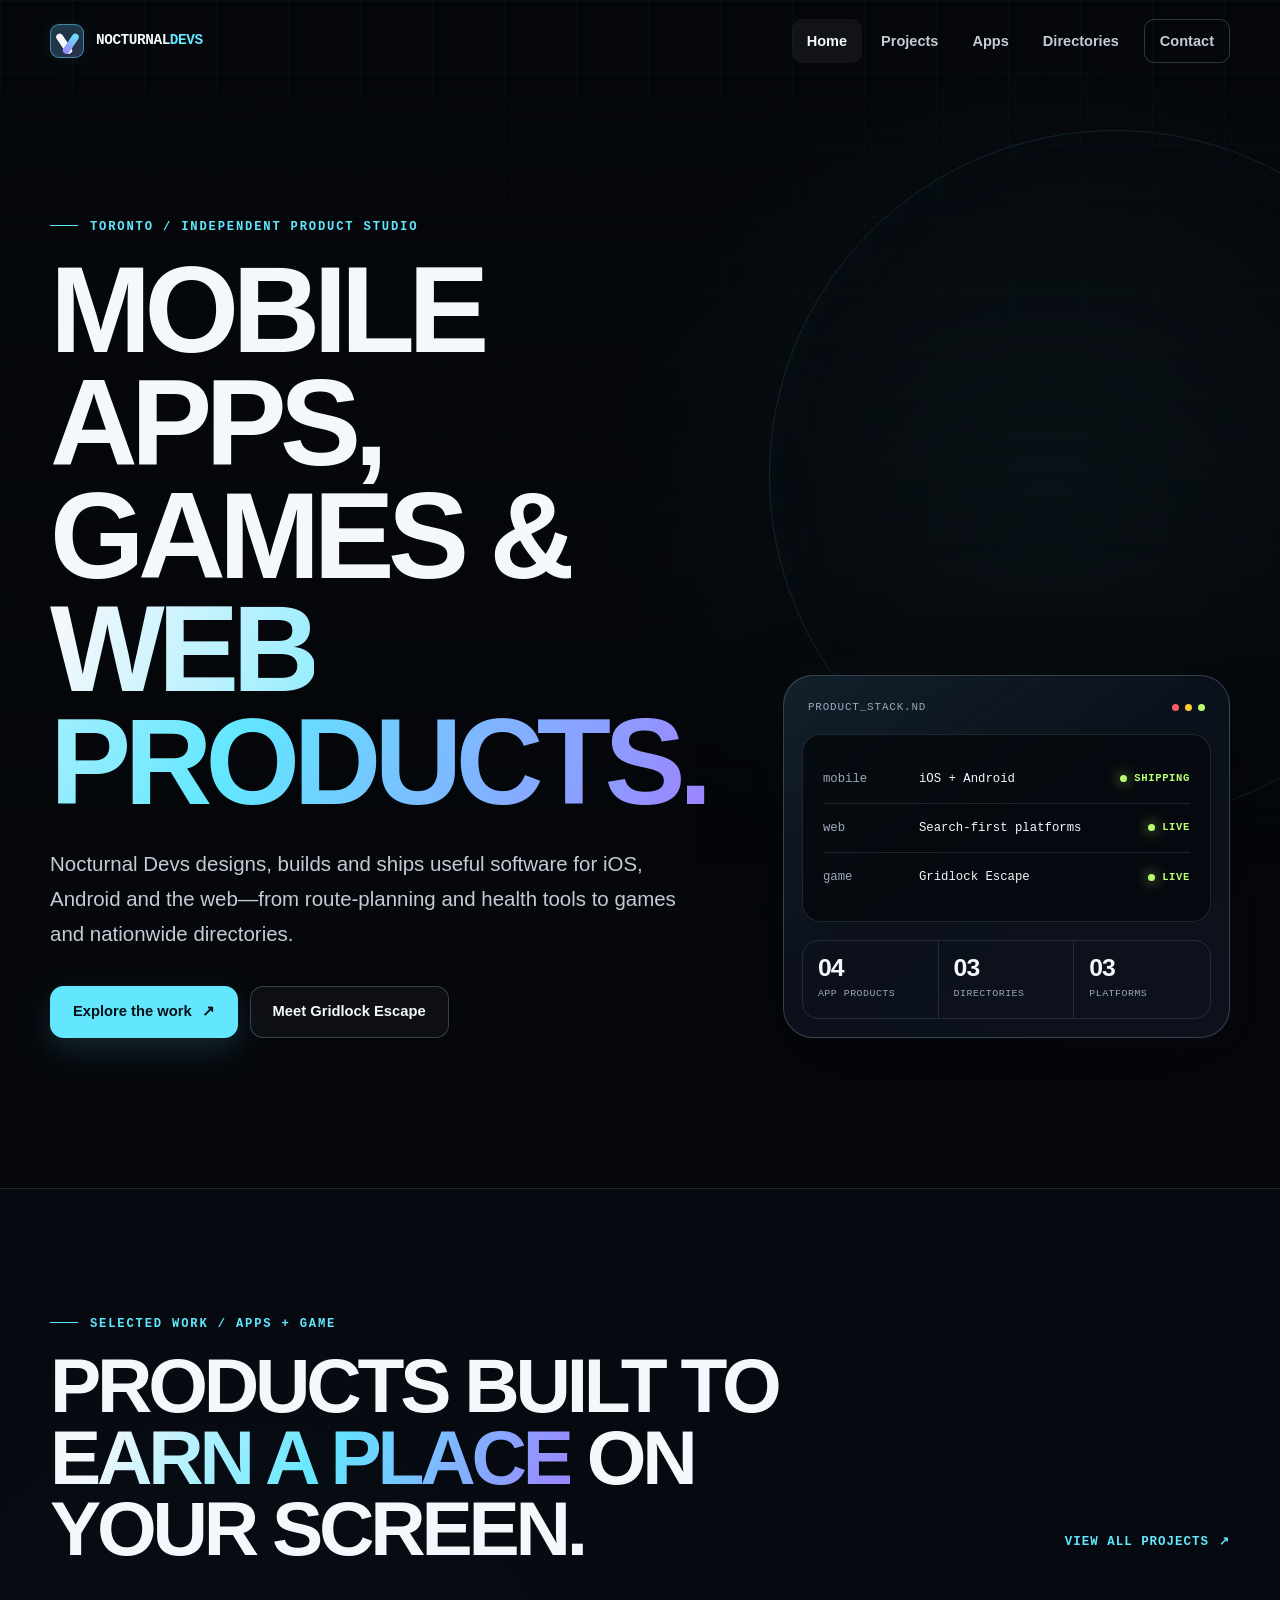
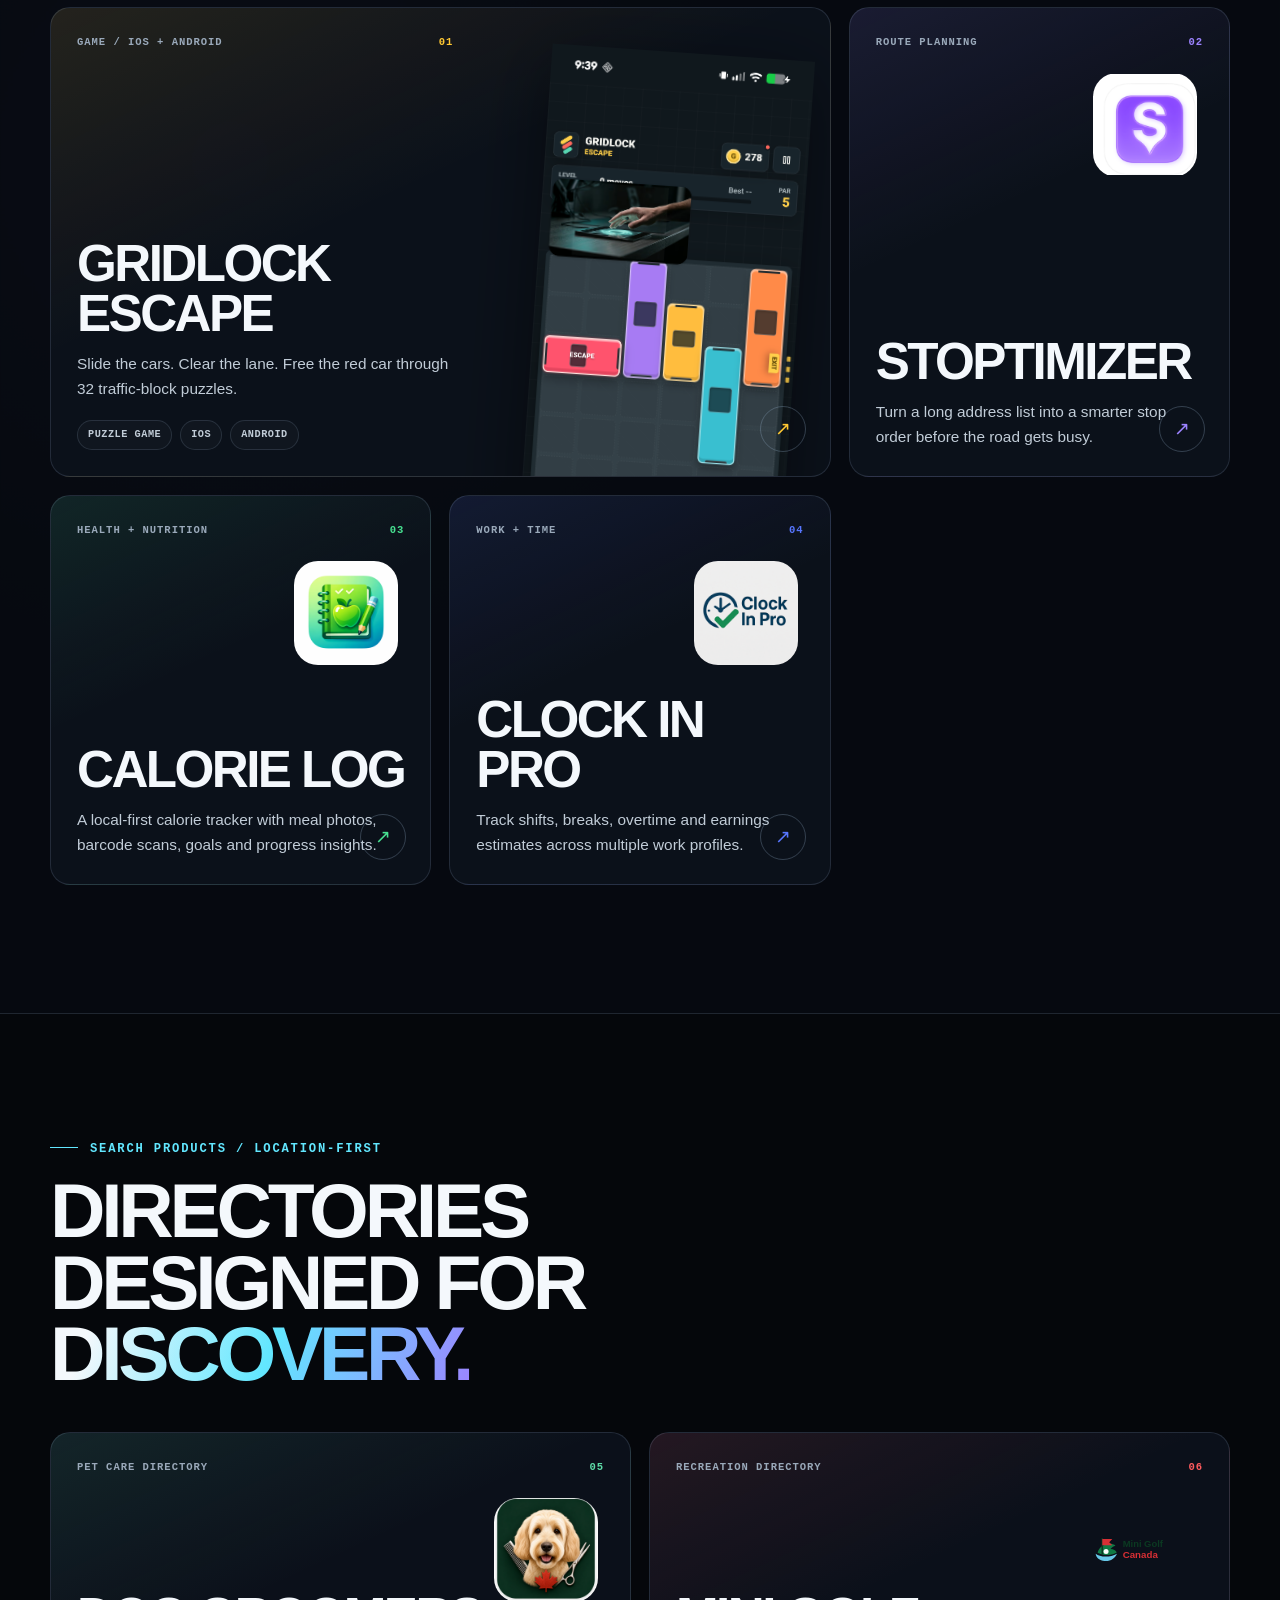
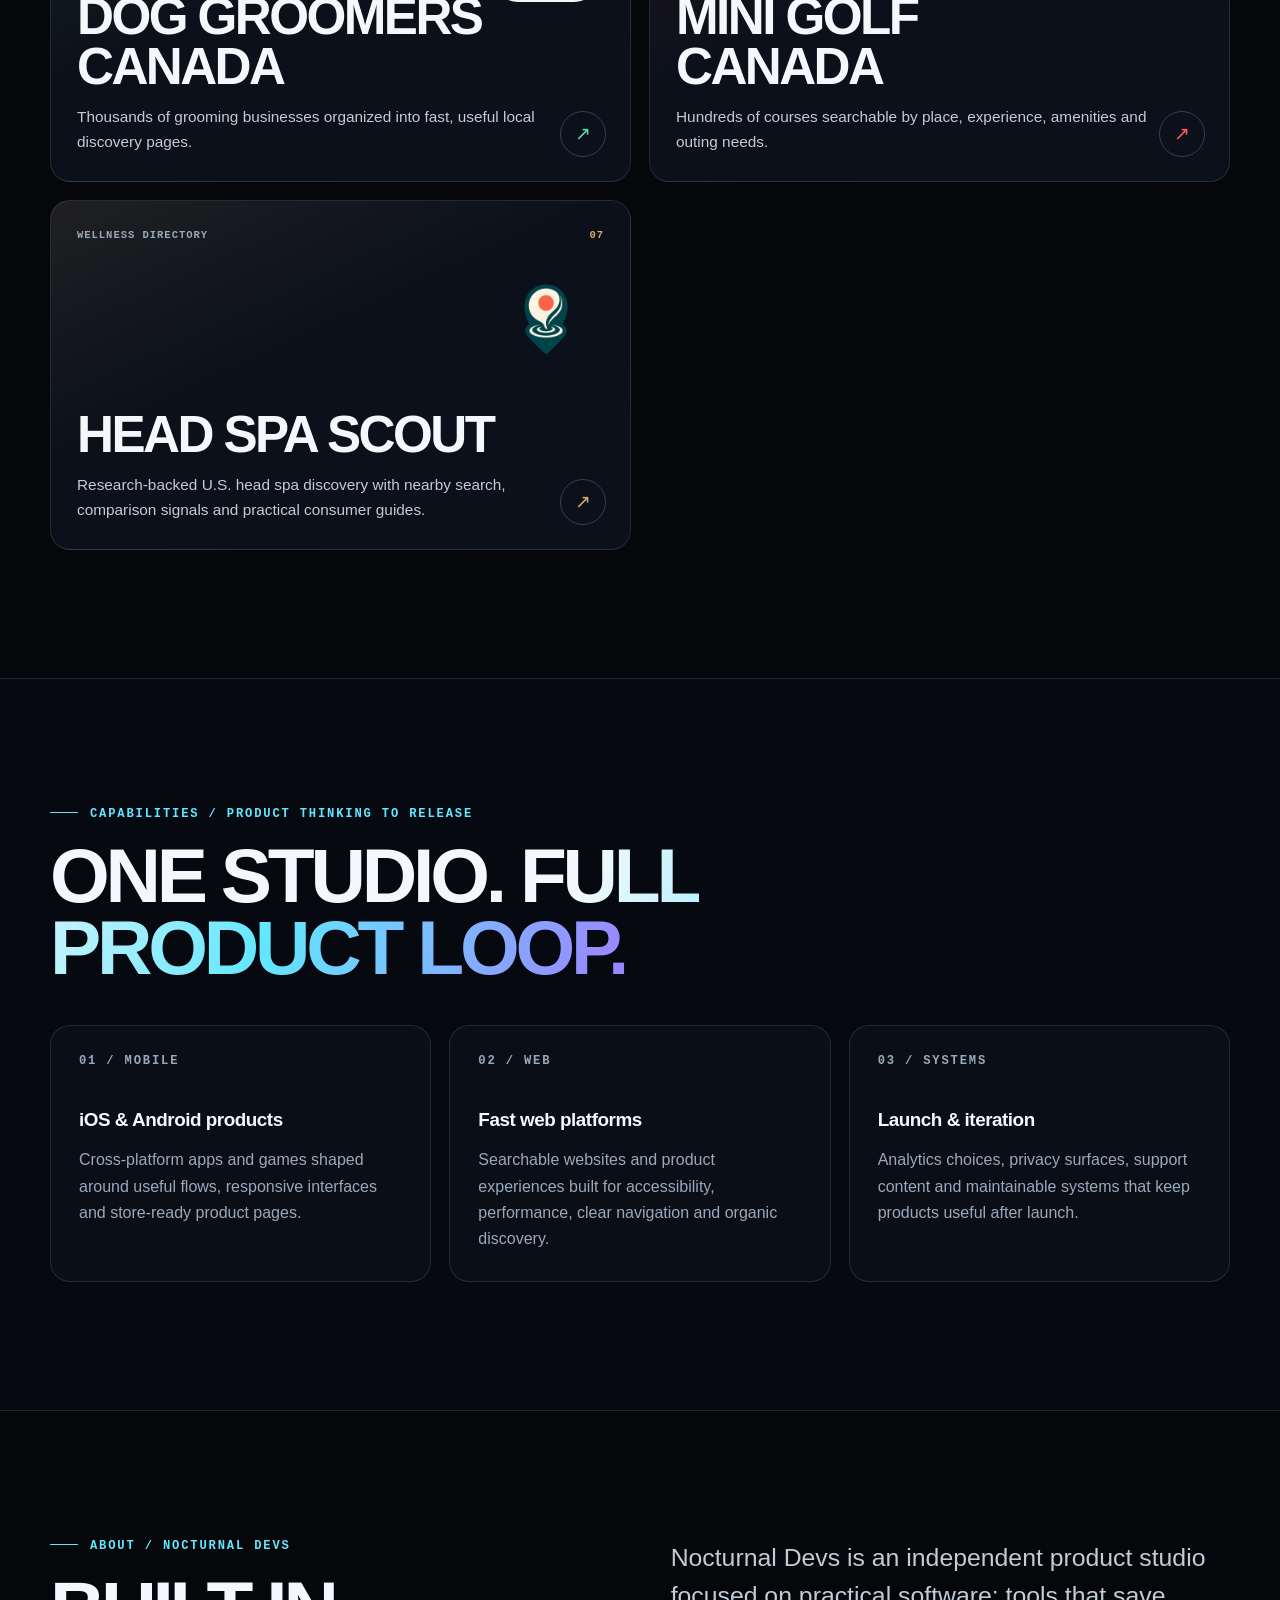
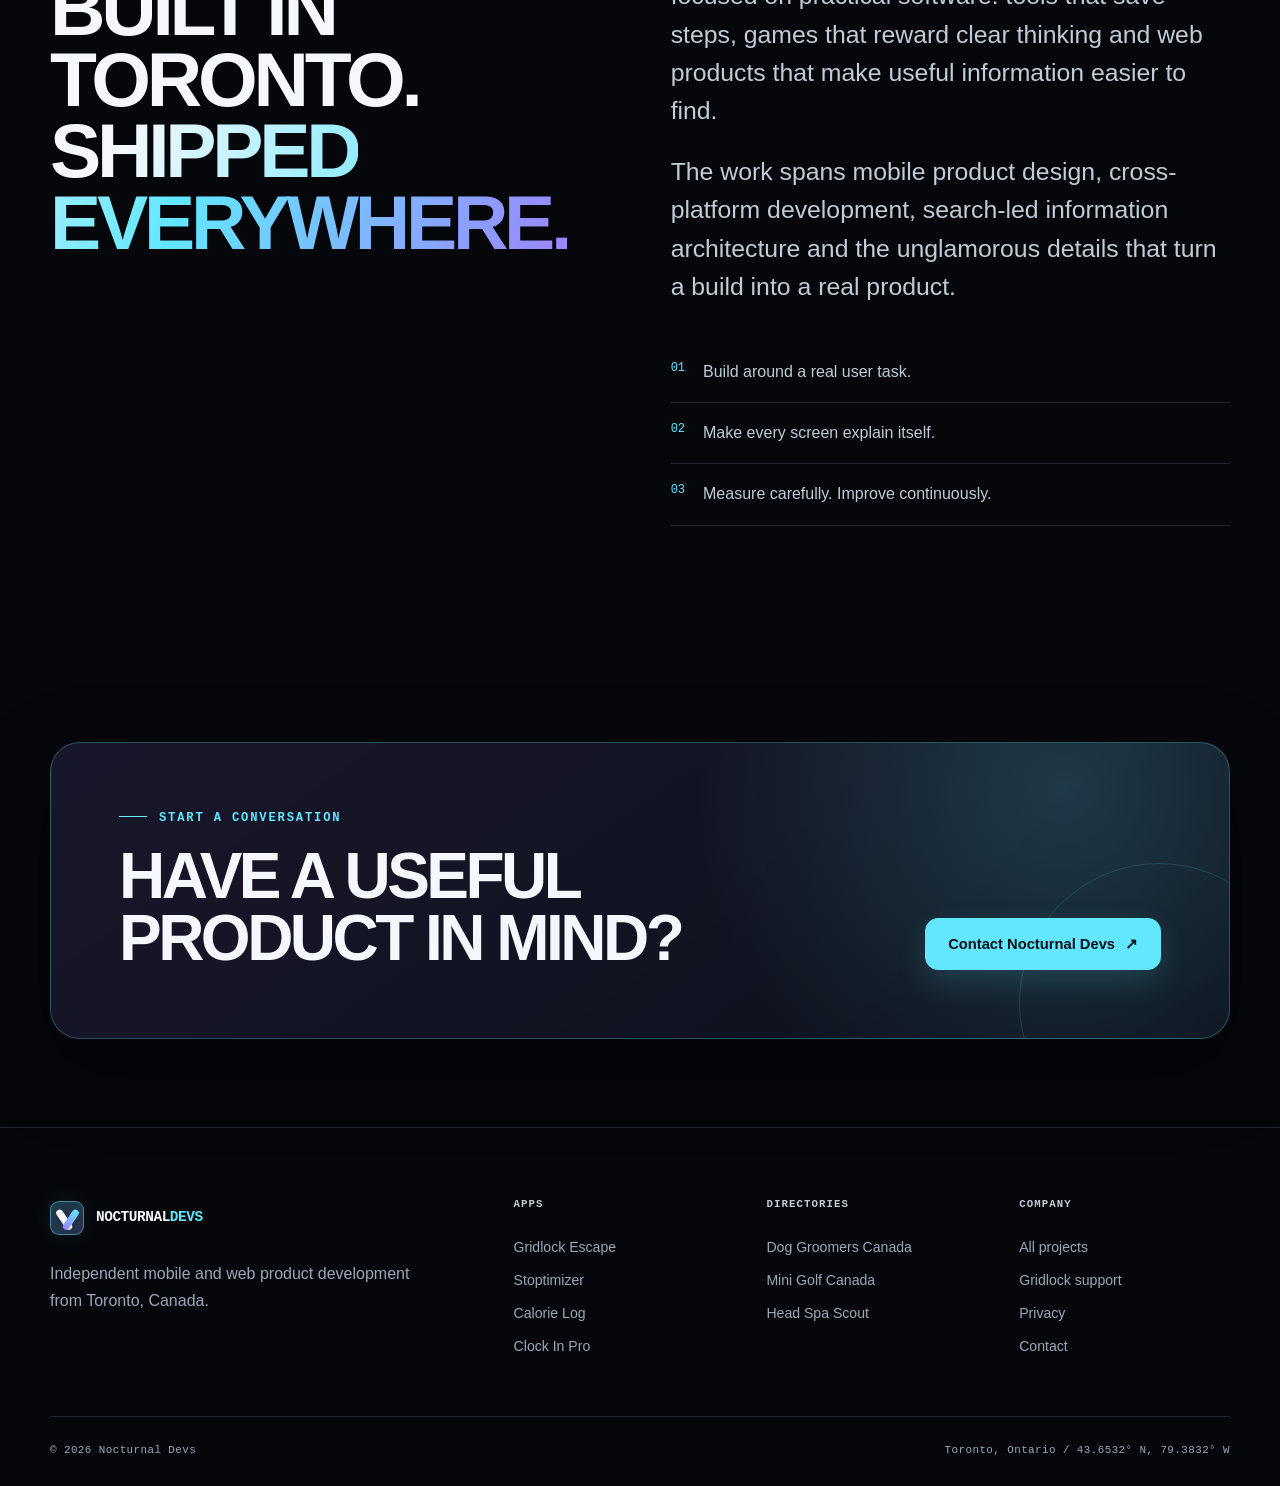
<file: index.html>
<!doctype html>
<html lang="en-CA">
<head>
  <meta charset="utf-8">
  <meta name="viewport" content="width=device-width, initial-scale=1">
  <title>Nocturnal Devs | iOS, Android &amp; Web App Development</title>
  <meta name="description" content="Nocturnal Devs builds mobile apps, games and fast web products for iOS, Android and the web. Explore our apps, directories and developer portfolio.">
  <meta name="theme-color" content="#05070b">
  <link rel="icon" href="/assets/brand/favicon.png" type="image/png">
  <link rel="canonical" href="https://www.nocturnaldevs.com/">
  <link rel="stylesheet" href="/styles.css">
  <meta property="og:site_name" content="Nocturnal Devs">
  <meta property="og:type" content="website">
  <meta property="og:locale" content="en_CA">
  <meta property="og:title" content="Nocturnal Devs | Apps, Games &amp; Web Products">
  <meta property="og:description" content="Independent product development for iOS, Android and the web, built in Toronto.">
  <meta property="og:url" content="https://www.nocturnaldevs.com/">
  <meta property="og:image" content="https://www.nocturnaldevs.com/assets/brand/nocturnal-devs-og.png">
  <meta property="og:image:width" content="1200">
  <meta property="og:image:height" content="630">
  <meta property="og:image:alt" content="Nocturnal Devs apps, games and web products">
  <meta name="twitter:card" content="summary_large_image">
  <script type="application/ld+json">
  {
    "@context": "https://schema.org",
    "@graph": [
      {
        "@type": "Organization",
        "@id": "https://www.nocturnaldevs.com/#organization",
        "name": "Nocturnal Devs",
        "url": "https://www.nocturnaldevs.com/",
        "email": "nocturnaldevs@gmail.com",
        "telephone": "+1-437-366-2920",
        "address": {
          "@type": "PostalAddress",
          "streetAddress": "419 Markham Road",
          "addressLocality": "Toronto",
          "addressRegion": "ON",
          "postalCode": "M1J 3E1",
          "addressCountry": "CA"
        },
        "sameAs": [
          "https://stoptimizer.app/",
          "https://www.calorielog.app/",
          "https://www.clockinpro.app/",
          "https://doggroomerscanada.ca/",
          "https://minigolfcanada.ca/",
          "https://headspascout.com/"
        ]
      },
      {
        "@type": "WebSite",
        "@id": "https://www.nocturnaldevs.com/#website",
        "url": "https://www.nocturnaldevs.com/",
        "name": "Nocturnal Devs",
        "publisher": { "@id": "https://www.nocturnaldevs.com/#organization" },
        "inLanguage": "en-CA"
      },
      {
        "@type": "WebPage",
        "@id": "https://www.nocturnaldevs.com/#webpage",
        "url": "https://www.nocturnaldevs.com/",
        "name": "Nocturnal Devs | iOS, Android & Web App Development",
        "isPartOf": { "@id": "https://www.nocturnaldevs.com/#website" },
        "about": { "@id": "https://www.nocturnaldevs.com/#organization" },
        "inLanguage": "en-CA"
      }
    ]
  }
  </script>
  <script src="/script.js" defer></script>
</head>
<body>
  <a class="skip-link" href="#main-content">Skip to main content</a>
  <header class="site-header">
    <div class="container nav-shell">
      <a class="brand" href="/" aria-label="Nocturnal Devs home">
        <span class="brand-mark" aria-hidden="true"></span>
        <span class="brand-wordmark">NOCTURNAL<span>DEVS</span></span>
      </a>
      <button class="nav-toggle" type="button" aria-expanded="false" aria-controls="primary-navigation" aria-label="Open navigation"><span></span></button>
      <nav class="primary-nav" id="primary-navigation" aria-label="Primary navigation">
        <a href="/" aria-current="page">Home</a>
        <a href="/projects/">Projects</a>
        <a href="/#apps">Apps</a>
        <a href="/#directories">Directories</a>
        <a class="nav-cta" href="/contact/">Contact</a>
      </nav>
    </div>
  </header>

  <main id="main-content">
    <section class="hero">
      <div class="container hero-grid">
        <div class="hero-copy" data-reveal>
          <p class="eyebrow">Toronto / Independent product studio</p>
          <h1 class="display-title">Mobile apps, games <span class="accent">&amp; web products.</span></h1>
          <p class="hero-lead">Nocturnal Devs designs, builds and ships useful software for iOS, Android and the web—from route-planning and health tools to games and nationwide directories.</p>
          <div class="button-row">
            <a class="button button-primary" href="/projects/">Explore the work <span aria-hidden="true">↗</span></a>
            <a class="button" href="/projects/gridlock-escape/">Meet Gridlock Escape</a>
          </div>
        </div>

        <aside class="hero-console" aria-label="Nocturnal Devs portfolio status" data-reveal>
          <div class="console-top">
            <span>product_stack.nd</span>
            <span class="window-dots" aria-hidden="true"><i></i><i></i><i></i></span>
          </div>
          <div class="console-body">
            <div class="console-line"><span class="console-key">mobile</span><span class="console-value">iOS + Android</span><span class="status">shipping</span></div>
            <div class="console-line"><span class="console-key">web</span><span class="console-value">Search-first platforms</span><span class="status">live</span></div>
            <div class="console-line"><span class="console-key">game</span><span class="console-value">Gridlock Escape</span><span class="status">live</span></div>
          </div>
          <div class="signal-strip" aria-label="Portfolio summary">
            <div class="signal"><strong>04</strong><span>App products</span></div>
            <div class="signal"><strong>03</strong><span>Directories</span></div>
            <div class="signal"><strong>03</strong><span>Platforms</span></div>
          </div>
        </aside>
      </div>
    </section>

    <section class="section surface-section" id="apps">
      <div class="container">
        <div class="section-heading-row" data-reveal>
          <div>
            <p class="eyebrow">Selected work / Apps + game</p>
            <h2 class="section-title">Products built to <span class="accent">earn a place</span> on your screen.</h2>
          </div>
          <a class="text-link" href="/projects/">View all projects</a>
        </div>

        <div class="project-grid">
          <a class="project-card large" style="--card-rgb: 255, 200, 50" href="/projects/gridlock-escape/" data-reveal>
            <div class="project-card-content">
              <div class="project-meta"><span>Game / iOS + Android</span><span class="project-index">01</span></div>
              <h3>Gridlock Escape</h3>
              <p>Slide the cars. Clear the lane. Free the red car through 32 traffic-block puzzles.</p>
              <div class="tag-row"><span class="tag">Puzzle game</span><span class="tag">iOS</span><span class="tag">Android</span></div>
            </div>
            <div class="project-visual phone-mini"><img src="/assets/projects/gridlock-escape/gameplay.png" width="1008" height="2244" alt="Gridlock Escape campaign home screen" fetchpriority="high"></div>
            <span class="project-card-arrow" aria-hidden="true">↗</span>
          </a>

          <a class="project-card" style="--card-rgb: 156, 131, 255" href="/projects/stoptimizer/" data-reveal>
            <div class="project-card-content">
              <div class="project-meta"><span>Route planning</span><span class="project-index">02</span></div>
              <h3>Stoptimizer</h3>
              <p>Turn a long address list into a smarter stop order before the road gets busy.</p>
            </div>
            <div class="project-visual"><img src="/assets/projects/stoptimizer/logo.png" width="136" height="132" alt="Stoptimizer logo" loading="lazy"></div>
            <span class="project-card-arrow" aria-hidden="true">↗</span>
          </a>

          <a class="project-card" style="--card-rgb: 71, 225, 145" href="/projects/calorie-log/" data-reveal>
            <div class="project-card-content">
              <div class="project-meta"><span>Health + nutrition</span><span class="project-index">03</span></div>
              <h3>Calorie Log</h3>
              <p>A local-first calorie tracker with meal photos, barcode scans, goals and progress insights.</p>
            </div>
            <div class="project-visual"><img src="/assets/projects/calorie-log/app-icon.png" width="512" height="512" alt="Calorie Log app icon" loading="lazy"></div>
            <span class="project-card-arrow" aria-hidden="true">↗</span>
          </a>

          <a class="project-card" style="--card-rgb: 87, 118, 255" href="/projects/clock-in-pro/" data-reveal>
            <div class="project-card-content">
              <div class="project-meta"><span>Work + time</span><span class="project-index">04</span></div>
              <h3>Clock In Pro</h3>
              <p>Track shifts, breaks, overtime and earnings estimates across multiple work profiles.</p>
            </div>
            <div class="project-visual"><img src="/assets/projects/clock-in-pro/app-icon.png" width="512" height="512" alt="Clock In Pro app icon" loading="lazy"></div>
            <span class="project-card-arrow" aria-hidden="true">↗</span>
          </a>
        </div>
      </div>
    </section>

    <section class="section" id="directories">
      <div class="container">
        <div class="section-heading-row" data-reveal>
          <div>
            <p class="eyebrow">Search products / Location-first</p>
            <h2 class="section-title">Directories designed for <span class="accent">discovery.</span></h2>
          </div>
        </div>
        <div class="project-grid">
          <a class="project-card wide" style="--card-rgb: 94, 220, 168" href="/projects/dog-groomers-canada/" data-reveal>
            <div class="project-card-content">
              <div class="project-meta"><span>Pet care directory</span><span class="project-index">05</span></div>
              <h3>Dog Groomers Canada</h3>
              <p>Thousands of grooming businesses organized into fast, useful local discovery pages.</p>
            </div>
            <div class="project-visual"><img src="/assets/projects/dog-groomers-canada/logo.png" width="512" height="512" alt="Dog Groomers Canada logo" loading="lazy"></div>
            <span class="project-card-arrow" aria-hidden="true">↗</span>
          </a>

          <a class="project-card wide" style="--card-rgb: 255, 91, 94" href="/projects/mini-golf-canada/" data-reveal>
            <div class="project-card-content">
              <div class="project-meta"><span>Recreation directory</span><span class="project-index">06</span></div>
              <h3>Mini Golf Canada</h3>
              <p>Hundreds of courses searchable by place, experience, amenities and outing needs.</p>
            </div>
            <div class="project-visual"><img src="/assets/projects/mini-golf-canada/logo.svg" width="512" height="512" alt="Mini Golf Canada logo" loading="lazy"></div>
            <span class="project-card-arrow" aria-hidden="true">↗</span>
          </a>

          <a class="project-card wide" style="--card-rgb: 212, 173, 103" href="/projects/head-spa-scout/" data-reveal>
            <div class="project-card-content">
              <div class="project-meta"><span>Wellness directory</span><span class="project-index">07</span></div>
              <h3>Head Spa Scout</h3>
              <p>Research-backed U.S. head spa discovery with nearby search, comparison signals and practical consumer guides.</p>
            </div>
            <div class="project-visual"><img src="/assets/projects/head-spa-scout/logo.png" width="512" height="512" alt="Head Spa Scout logo" loading="lazy"></div>
            <span class="project-card-arrow" aria-hidden="true">↗</span>
          </a>
        </div>
      </div>
    </section>

    <section class="section surface-section" id="capabilities">
      <div class="container">
        <div class="section-heading-row" data-reveal>
          <div>
            <p class="eyebrow">Capabilities / Product thinking to release</p>
            <h2 class="section-title">One studio. <span class="accent">Full product loop.</span></h2>
          </div>
        </div>
        <div class="capability-grid">
          <article class="capability-card" data-reveal>
            <p class="mono-label">01 / Mobile</p>
            <h3>iOS &amp; Android products</h3>
            <p>Cross-platform apps and games shaped around useful flows, responsive interfaces and store-ready product pages.</p>
          </article>
          <article class="capability-card" data-reveal>
            <p class="mono-label">02 / Web</p>
            <h3>Fast web platforms</h3>
            <p>Searchable websites and product experiences built for accessibility, performance, clear navigation and organic discovery.</p>
          </article>
          <article class="capability-card" data-reveal>
            <p class="mono-label">03 / Systems</p>
            <h3>Launch &amp; iteration</h3>
            <p>Analytics choices, privacy surfaces, support content and maintainable systems that keep products useful after launch.</p>
          </article>
        </div>
      </div>
    </section>

    <section class="section" id="about">
      <div class="container manifesto">
        <div data-reveal>
          <p class="eyebrow">About / Nocturnal Devs</p>
          <h2 class="section-title">Built in Toronto. <span class="accent">Shipped everywhere.</span></h2>
        </div>
        <div class="manifesto-copy" data-reveal>
          <p>Nocturnal Devs is an independent product studio focused on practical software: tools that save steps, games that reward clear thinking and web products that make useful information easier to find.</p>
          <p>The work spans mobile product design, cross-platform development, search-led information architecture and the unglamorous details that turn a build into a real product.</p>
          <ul class="manifesto-list">
            <li><span>01</span>Build around a real user task.</li>
            <li><span>02</span>Make every screen explain itself.</li>
            <li><span>03</span>Measure carefully. Improve continuously.</li>
          </ul>
        </div>
      </div>
    </section>

    <section class="section-tight">
      <div class="container cta-panel" data-reveal>
        <div>
          <p class="eyebrow">Start a conversation</p>
          <h2>Have a useful product in mind?</h2>
        </div>
        <a class="button button-primary" href="/contact/">Contact Nocturnal Devs <span aria-hidden="true">↗</span></a>
      </div>
    </section>
  </main>

  <footer class="site-footer">
    <div class="container footer-top">
      <div class="footer-intro">
        <a class="brand" href="/" aria-label="Nocturnal Devs home"><span class="brand-mark" aria-hidden="true"></span><span class="brand-wordmark">NOCTURNAL<span>DEVS</span></span></a>
        <p>Independent mobile and web product development from Toronto, Canada.</p>
      </div>
      <nav class="footer-group" aria-label="App projects">
        <h2>Apps</h2>
        <a href="/projects/gridlock-escape/">Gridlock Escape</a>
        <a href="/projects/stoptimizer/">Stoptimizer</a>
        <a href="/projects/calorie-log/">Calorie Log</a>
        <a href="/projects/clock-in-pro/">Clock In Pro</a>
      </nav>
      <nav class="footer-group" aria-label="Directory projects">
        <h2>Directories</h2>
        <a href="/projects/dog-groomers-canada/">Dog Groomers Canada</a>
        <a href="/projects/mini-golf-canada/">Mini Golf Canada</a>
        <a href="/projects/head-spa-scout/">Head Spa Scout</a>
      </nav>
      <nav class="footer-group" aria-label="Company links">
        <h2>Company</h2>
        <a href="/projects/">All projects</a>
        <a href="/support/gridlock-escape/">Gridlock support</a>
        <a href="/privacy-policy/">Privacy</a>
        <a href="/contact/">Contact</a>
      </nav>
    </div>
    <div class="container footer-bottom">
      <span>© <span data-current-year>2026</span> Nocturnal Devs</span>
      <span>Toronto, Ontario / 43.6532° N, 79.3832° W</span>
    </div>
  </footer>
</body>
</html>
</file>
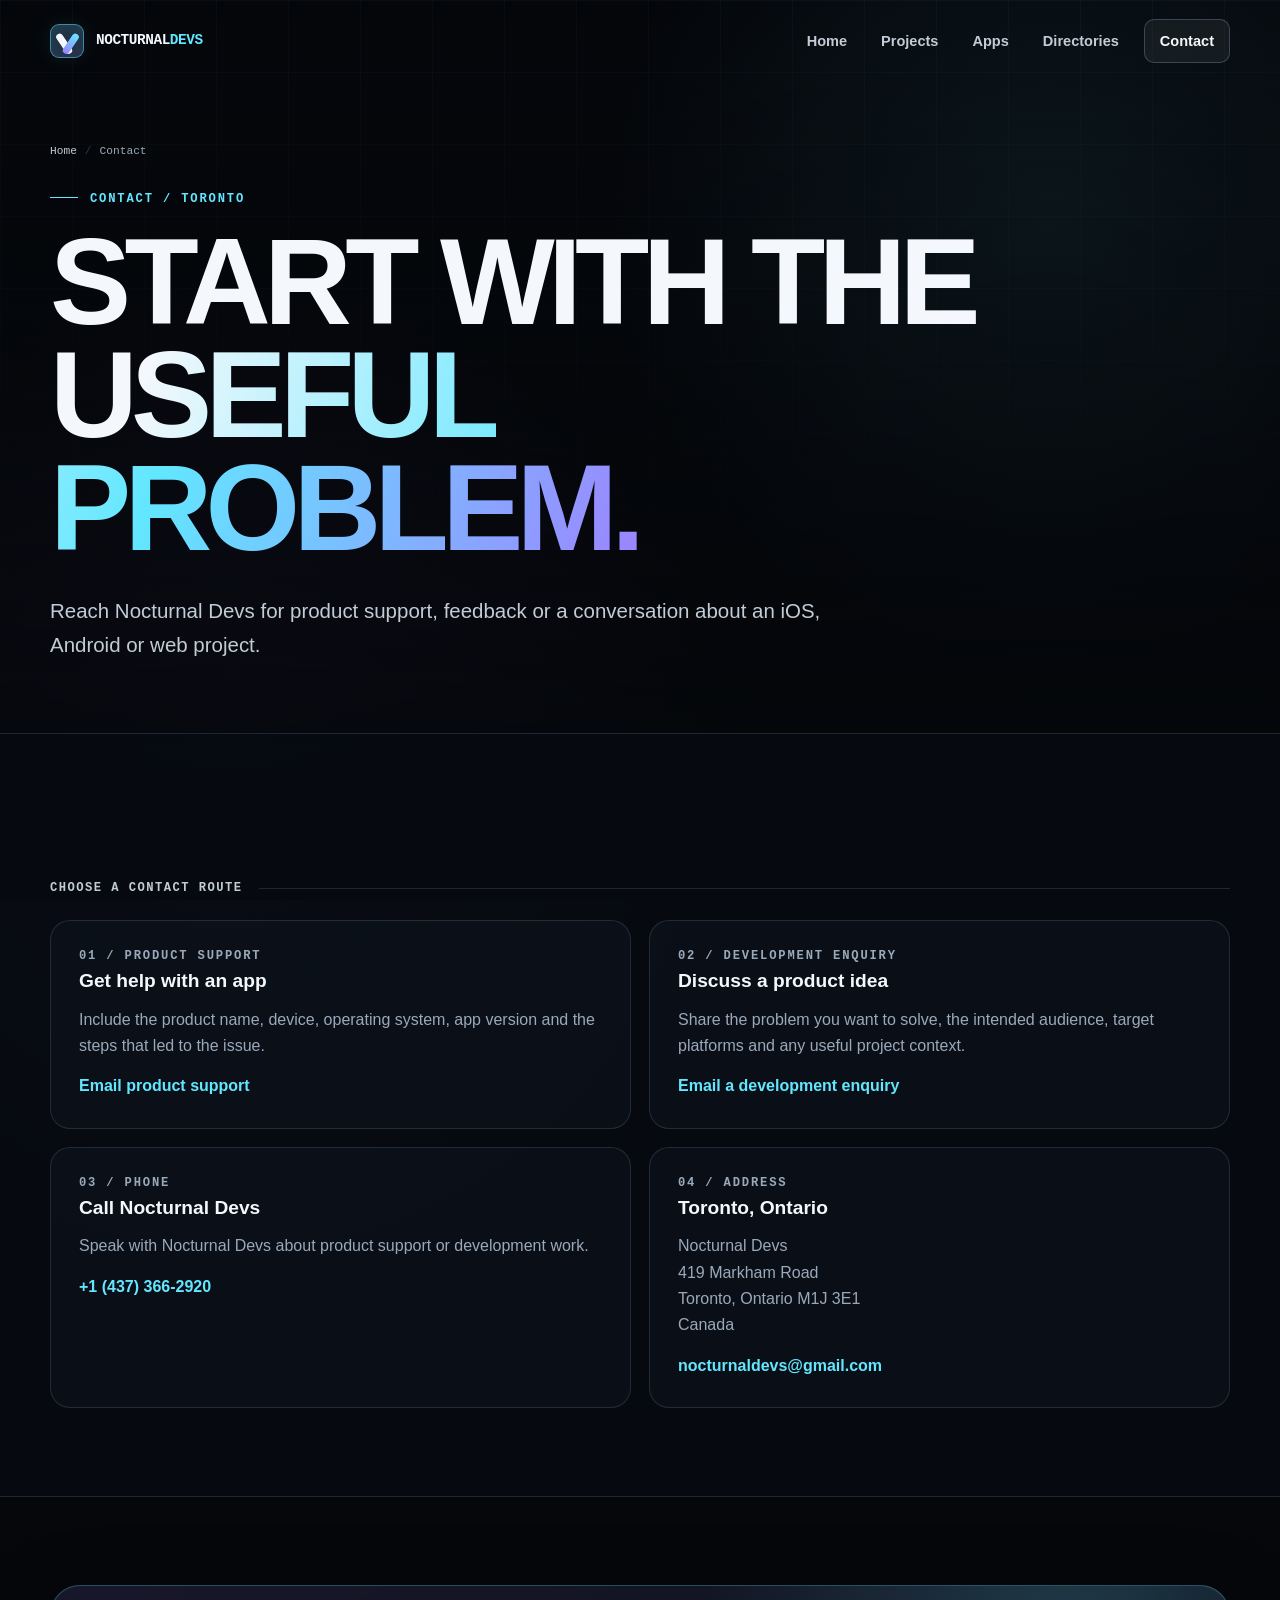
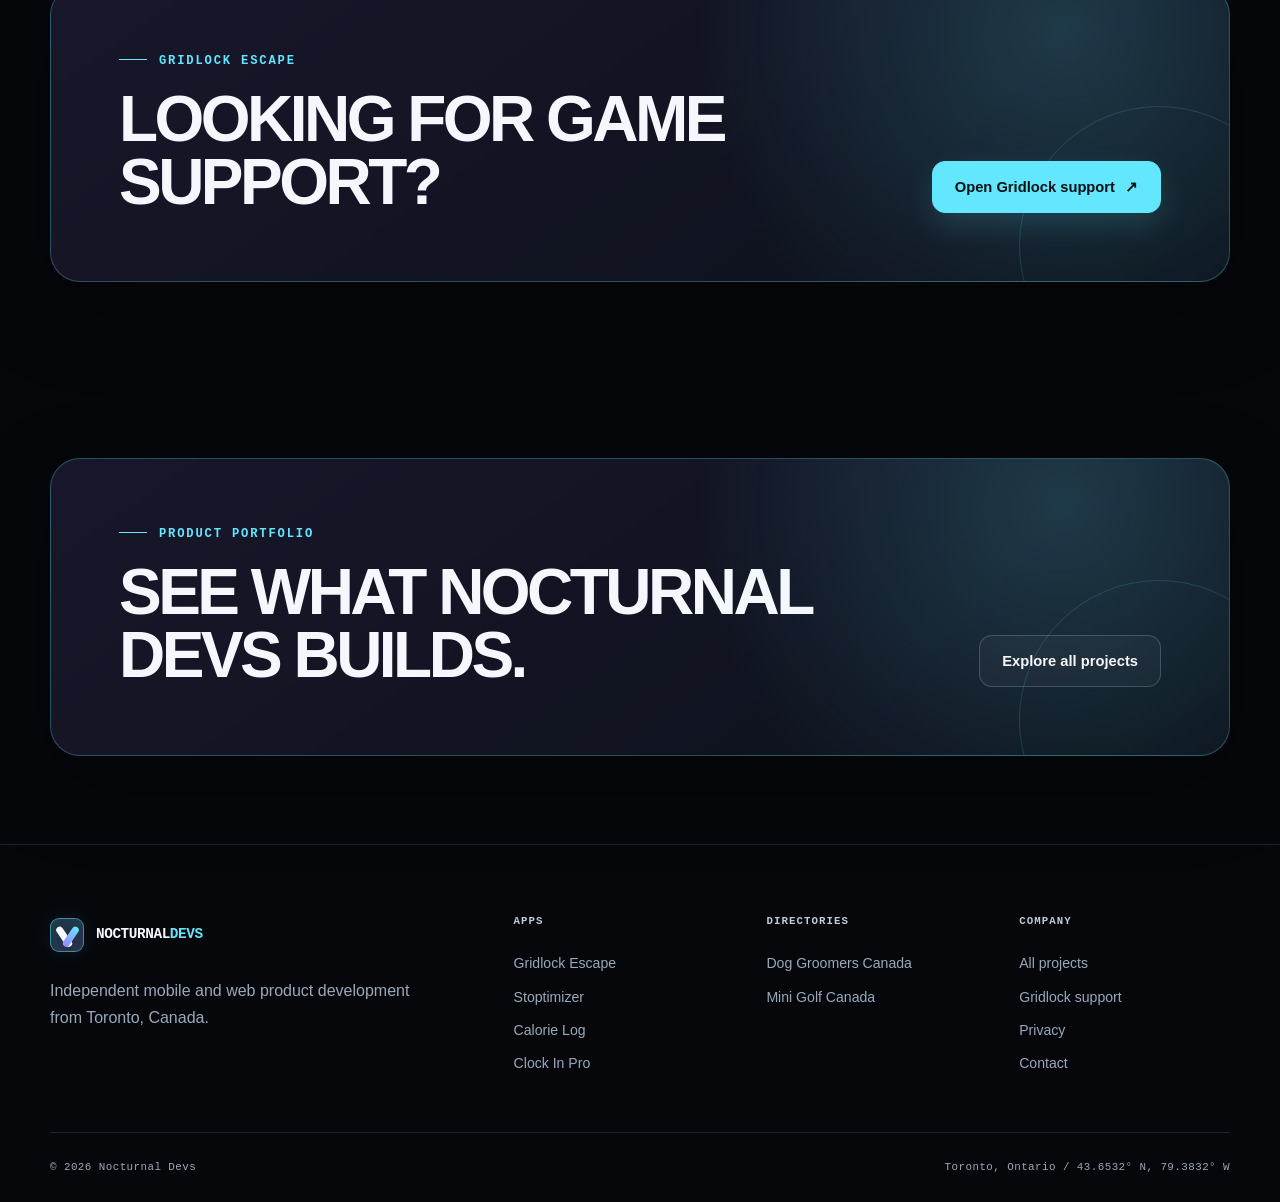
<file: contact/index.html>
<!doctype html>
<html lang="en-CA">
<head>
  <meta charset="utf-8">
  <meta name="viewport" content="width=device-width, initial-scale=1">
  <title>Contact Nocturnal Devs | App &amp; Web Development</title>
  <meta name="description" content="Contact Nocturnal Devs in Toronto for Gridlock Escape support, product feedback, or iOS, Android and web app development enquiries.">
  <meta name="theme-color" content="#05070b">
  <link rel="icon" href="/assets/brand/favicon.png" type="image/png">
  <link rel="canonical" href="https://www.nocturnaldevs.com/contact/">
  <link rel="stylesheet" href="/styles.css">
  <meta property="og:site_name" content="Nocturnal Devs">
  <meta property="og:type" content="website">
  <meta property="og:locale" content="en_CA">
  <meta property="og:title" content="Contact Nocturnal Devs">
  <meta property="og:description" content="Product support and development enquiries for Nocturnal Devs in Toronto, Canada.">
  <meta property="og:url" content="https://www.nocturnaldevs.com/contact/">
  <meta property="og:image" content="https://www.nocturnaldevs.com/assets/brand/nocturnal-devs-og.png">
  <meta property="og:image:width" content="1200">
  <meta property="og:image:height" content="630">
  <meta property="og:image:alt" content="Contact Nocturnal Devs">
  <meta name="twitter:card" content="summary_large_image">
  <script type="application/ld+json">
  {
    "@context": "https://schema.org",
    "@graph": [
      {
        "@type": "Organization",
        "@id": "https://www.nocturnaldevs.com/#organization",
        "name": "Nocturnal Devs",
        "url": "https://www.nocturnaldevs.com/",
        "email": "nocturnaldevs@gmail.com",
        "telephone": "+1-437-366-2920",
        "address": {
          "@type": "PostalAddress",
          "streetAddress": "419 Markham Road",
          "addressLocality": "Toronto",
          "addressRegion": "ON",
          "postalCode": "M1J 3E1",
          "addressCountry": "CA"
        },
        "contactPoint": {
          "@type": "ContactPoint",
          "contactType": "customer support",
          "email": "nocturnaldevs@gmail.com",
          "telephone": "+1-437-366-2920"
        }
      },
      {
        "@type": "ContactPage",
        "@id": "https://www.nocturnaldevs.com/contact/#webpage",
        "url": "https://www.nocturnaldevs.com/contact/",
        "name": "Contact Nocturnal Devs | App & Web Development",
        "description": "Product support and development enquiries for Nocturnal Devs in Toronto, Canada.",
        "isPartOf": { "@id": "https://www.nocturnaldevs.com/#website" },
        "about": { "@id": "https://www.nocturnaldevs.com/#organization" },
        "mainEntity": { "@id": "https://www.nocturnaldevs.com/#organization" },
        "inLanguage": "en-CA"
      },
      {
        "@type": "BreadcrumbList",
        "itemListElement": [
          { "@type": "ListItem", "position": 1, "name": "Home", "item": "https://www.nocturnaldevs.com/" },
          { "@type": "ListItem", "position": 2, "name": "Contact", "item": "https://www.nocturnaldevs.com/contact/" }
        ]
      }
    ]
  }
  </script>
  <script src="/script.js" defer></script>
</head>
<body>
  <a class="skip-link" href="#main-content">Skip to main content</a>
  <header class="site-header">
    <div class="container nav-shell">
      <a class="brand" href="/" aria-label="Nocturnal Devs home"><span class="brand-mark" aria-hidden="true"></span><span class="brand-wordmark">NOCTURNAL<span>DEVS</span></span></a>
      <button class="nav-toggle" type="button" aria-expanded="false" aria-controls="primary-navigation" aria-label="Open navigation"><span></span></button>
      <nav class="primary-nav" id="primary-navigation" aria-label="Primary navigation">
        <a href="/">Home</a><a href="/projects/">Projects</a><a href="/#apps">Apps</a><a href="/#directories">Directories</a><a class="nav-cta" href="/contact/" aria-current="page">Contact</a>
      </nav>
    </div>
  </header>

  <main id="main-content">
    <header class="interior-hero">
      <div class="container">
        <ol class="breadcrumb" aria-label="Breadcrumb"><li><a href="/">Home</a></li><li aria-current="page">Contact</li></ol>
        <p class="eyebrow">Contact / Toronto</p>
        <h1 class="display-title">Start with the <span class="accent">useful problem.</span></h1>
        <p class="section-lead">Reach Nocturnal Devs for product support, feedback or a conversation about an iOS, Android or web project.</p>
      </div>
    </header>

    <section class="section-tight surface-section" aria-labelledby="contact-options-title">
      <div class="container">
        <h2 class="category-heading" id="contact-options-title">Choose a contact route</h2>
        <div class="contact-grid">
          <article class="contact-card" data-reveal>
            <p class="mono-label">01 / Product support</p>
            <h3>Get help with an app</h3>
            <p>Include the product name, device, operating system, app version and the steps that led to the issue.</p>
            <a href="mailto:nocturnaldevs@gmail.com?subject=Product%20support%20request">Email product support</a>
          </article>
          <article class="contact-card" data-reveal>
            <p class="mono-label">02 / Development enquiry</p>
            <h3>Discuss a product idea</h3>
            <p>Share the problem you want to solve, the intended audience, target platforms and any useful project context.</p>
            <a href="mailto:nocturnaldevs@gmail.com?subject=Development%20enquiry">Email a development enquiry</a>
          </article>
          <article class="contact-card" data-reveal>
            <p class="mono-label">03 / Phone</p>
            <h3>Call Nocturnal Devs</h3>
            <p>Speak with Nocturnal Devs about product support or development work.</p>
            <a href="tel:+14373662920">+1 (437) 366-2920</a>
          </article>
          <article class="contact-card" data-reveal>
            <p class="mono-label">04 / Address</p>
            <h3>Toronto, Ontario</h3>
            <address>
              Nocturnal Devs<br>
              419 Markham Road<br>
              Toronto, Ontario M1J 3E1<br>
              Canada
            </address>
            <a href="mailto:nocturnaldevs@gmail.com">nocturnaldevs@gmail.com</a>
          </article>
        </div>
      </div>
    </section>

    <section class="section-tight">
      <div class="container cta-panel" data-reveal><div><p class="eyebrow">Gridlock Escape</p><h2>Looking for game support?</h2></div><a class="button button-primary" href="/support/gridlock-escape/">Open Gridlock support <span aria-hidden="true">↗</span></a></div>
    </section>

    <section class="section-tight">
      <div class="container cta-panel" data-reveal><div><p class="eyebrow">Product portfolio</p><h2>See what Nocturnal Devs builds.</h2></div><a class="button" href="/projects/">Explore all projects</a></div>
    </section>
  </main>

  <footer class="site-footer">
    <div class="container footer-top">
      <div class="footer-intro"><a class="brand" href="/" aria-label="Nocturnal Devs home"><span class="brand-mark" aria-hidden="true"></span><span class="brand-wordmark">NOCTURNAL<span>DEVS</span></span></a><p>Independent mobile and web product development from Toronto, Canada.</p></div>
      <nav class="footer-group" aria-label="App projects"><h2>Apps</h2><a href="/projects/gridlock-escape/">Gridlock Escape</a><a href="/projects/stoptimizer/">Stoptimizer</a><a href="/projects/calorie-log/">Calorie Log</a><a href="/projects/clock-in-pro/">Clock In Pro</a></nav>
      <nav class="footer-group" aria-label="Directory projects"><h2>Directories</h2><a href="/projects/dog-groomers-canada/">Dog Groomers Canada</a><a href="/projects/mini-golf-canada/">Mini Golf Canada</a></nav>
      <nav class="footer-group" aria-label="Company links"><h2>Company</h2><a href="/projects/">All projects</a><a href="/support/gridlock-escape/">Gridlock support</a><a href="/privacy-policy/">Privacy</a><a href="/contact/" aria-current="page">Contact</a></nav>
    </div>
    <div class="container footer-bottom"><span>© <span data-current-year>2026</span> Nocturnal Devs</span><span>Toronto, Ontario / 43.6532° N, 79.3832° W</span></div>
  </footer>
</body>
</html>
</file>
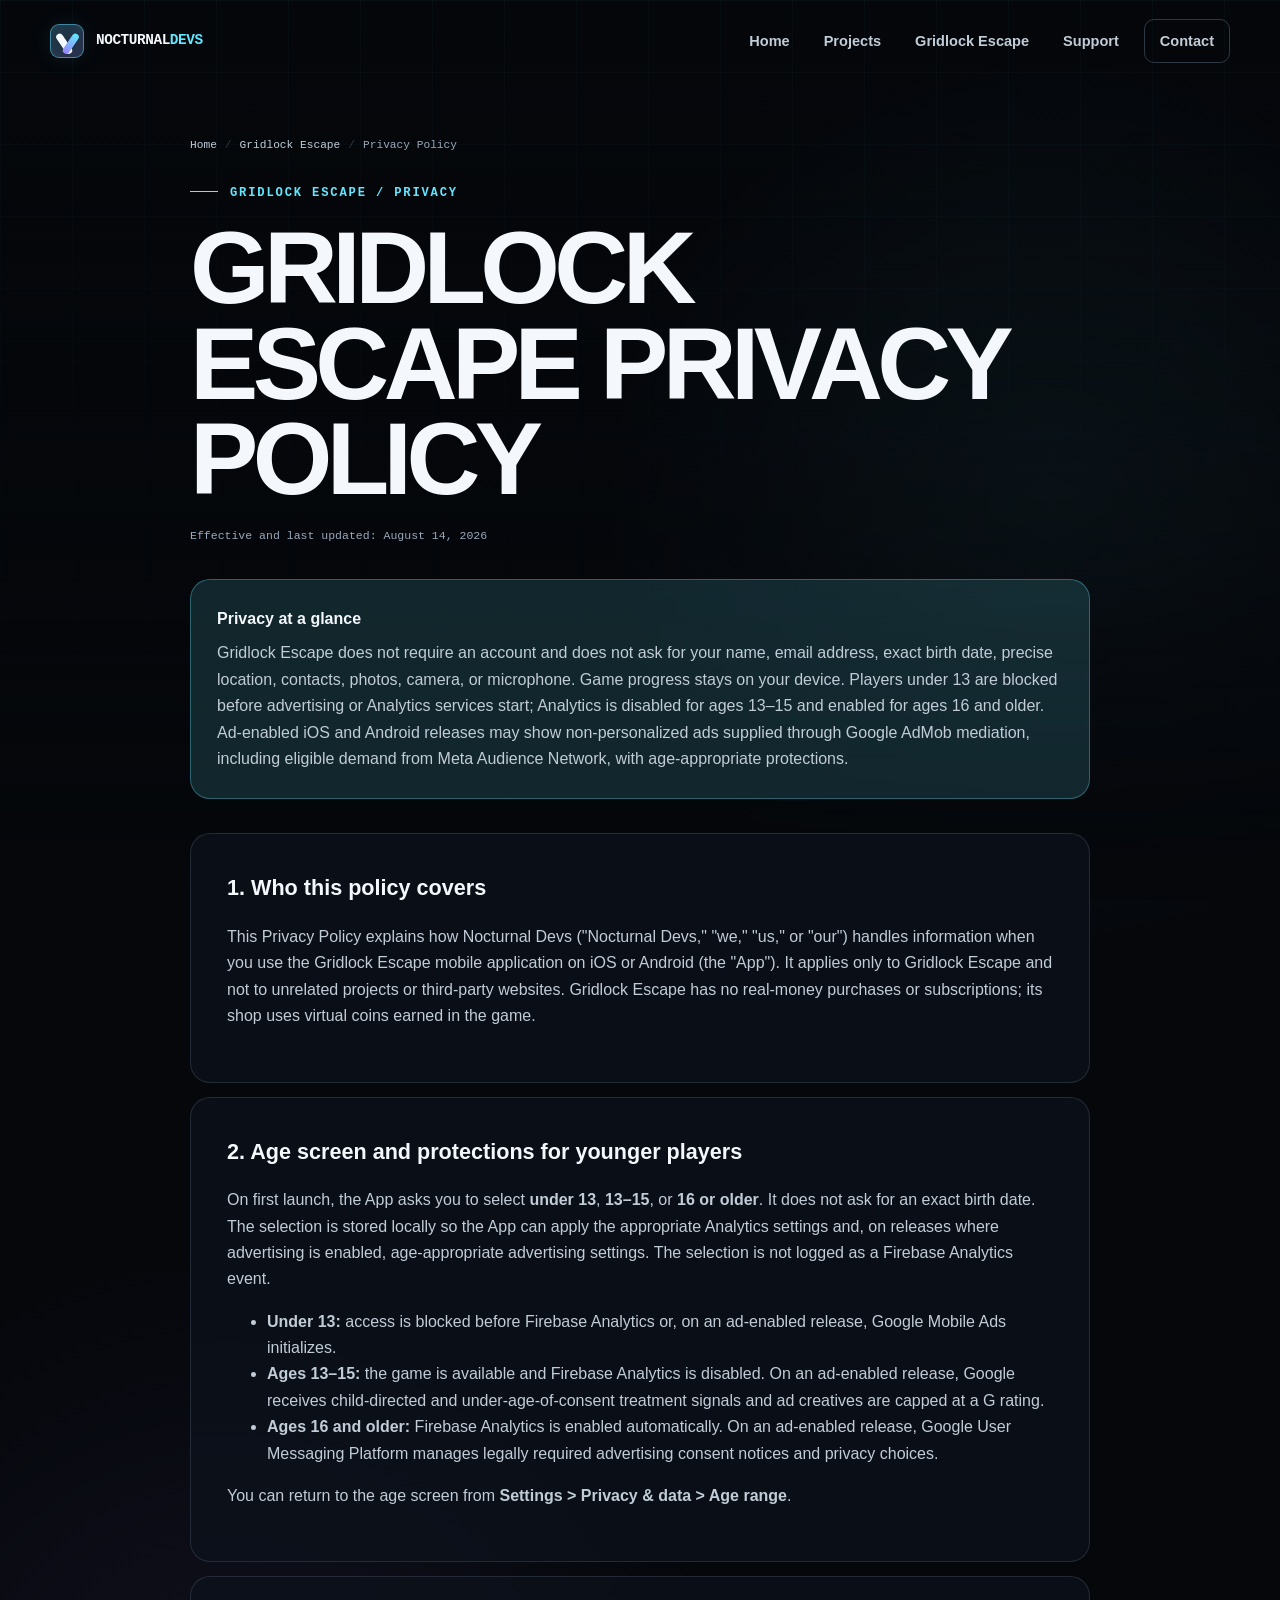
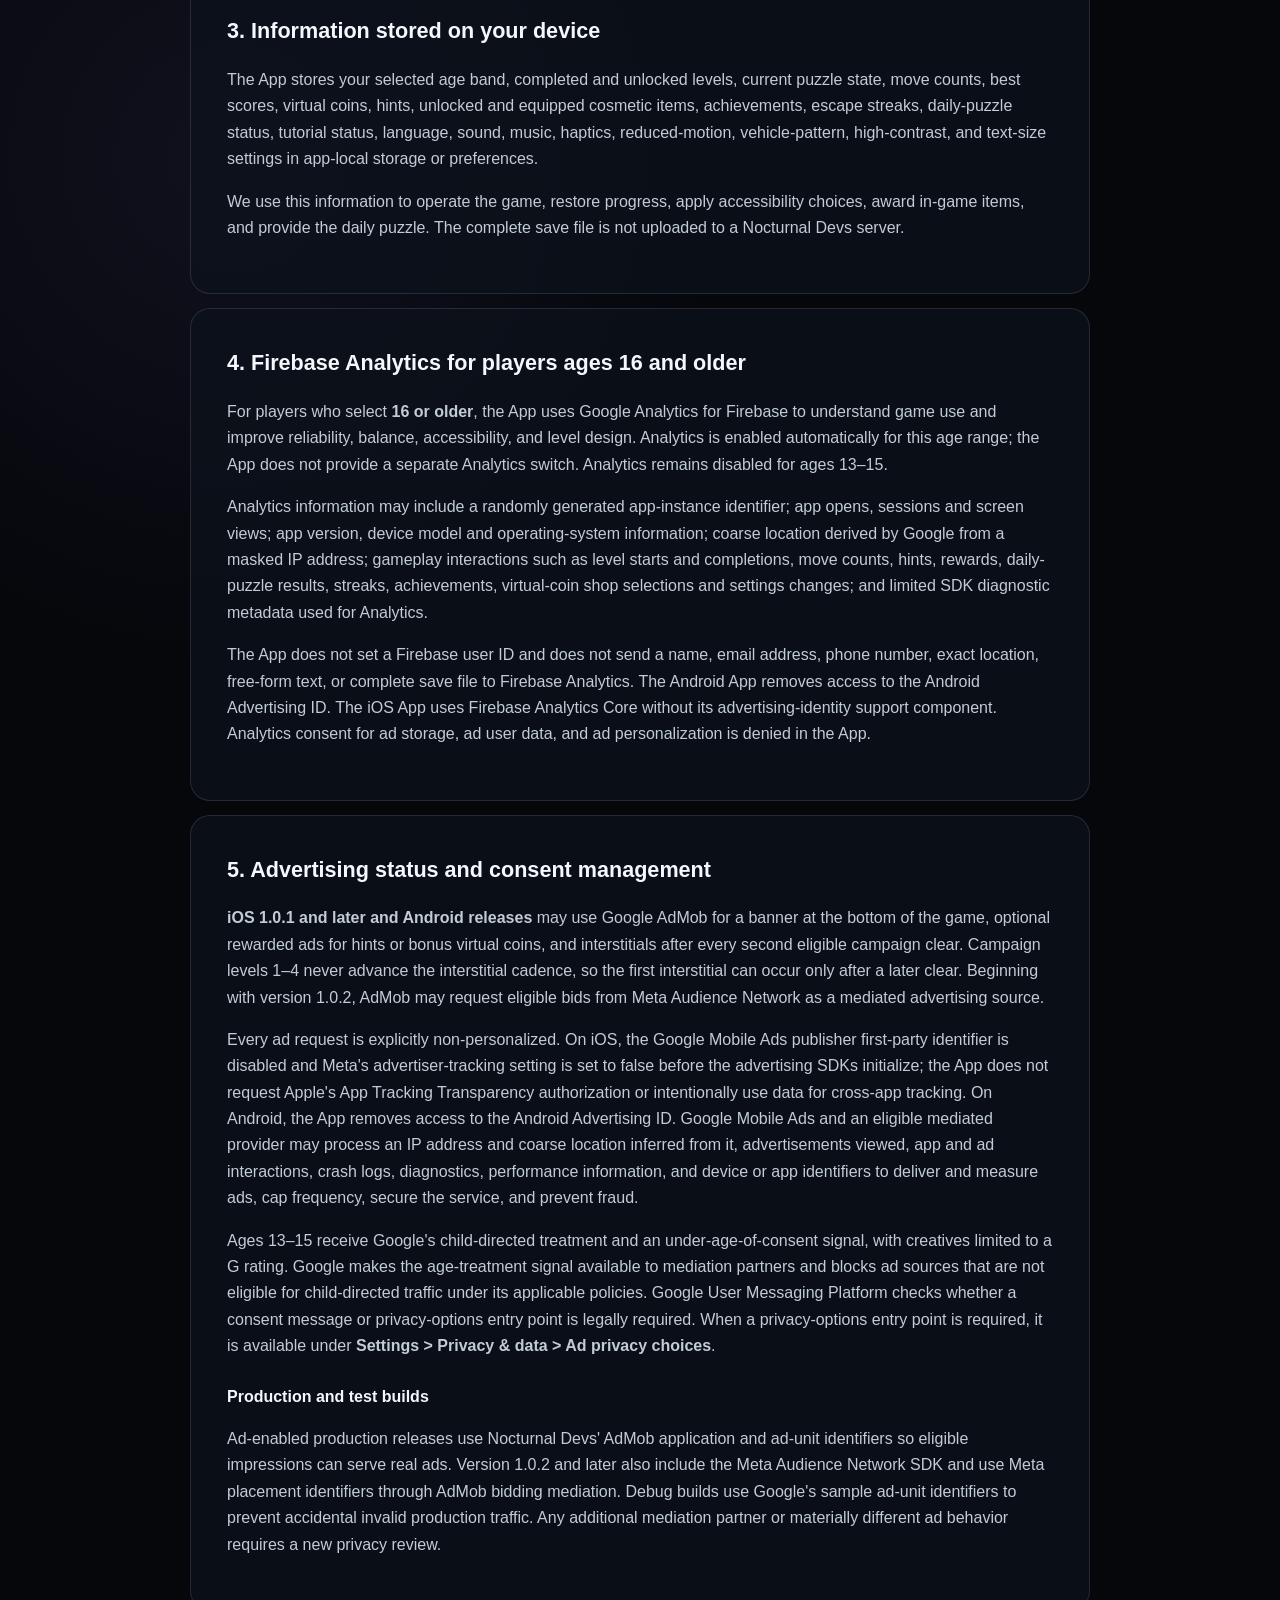
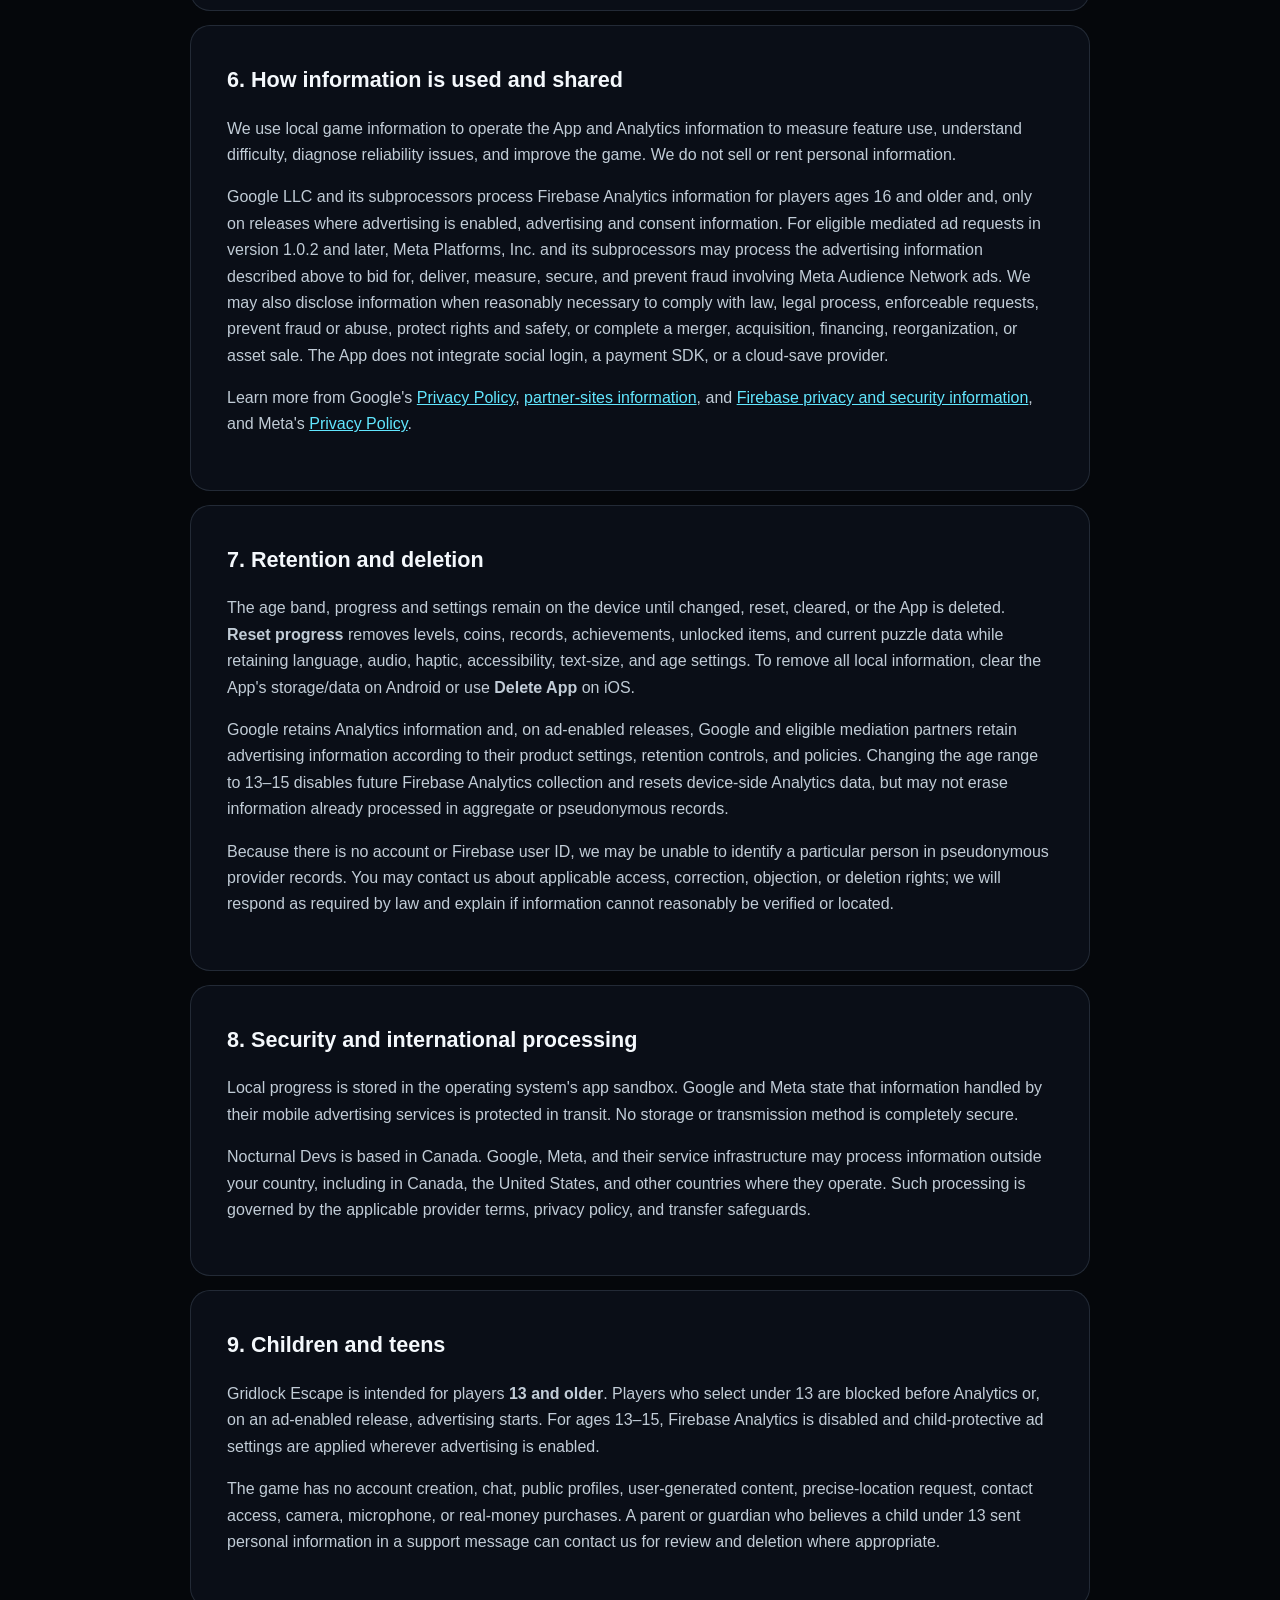
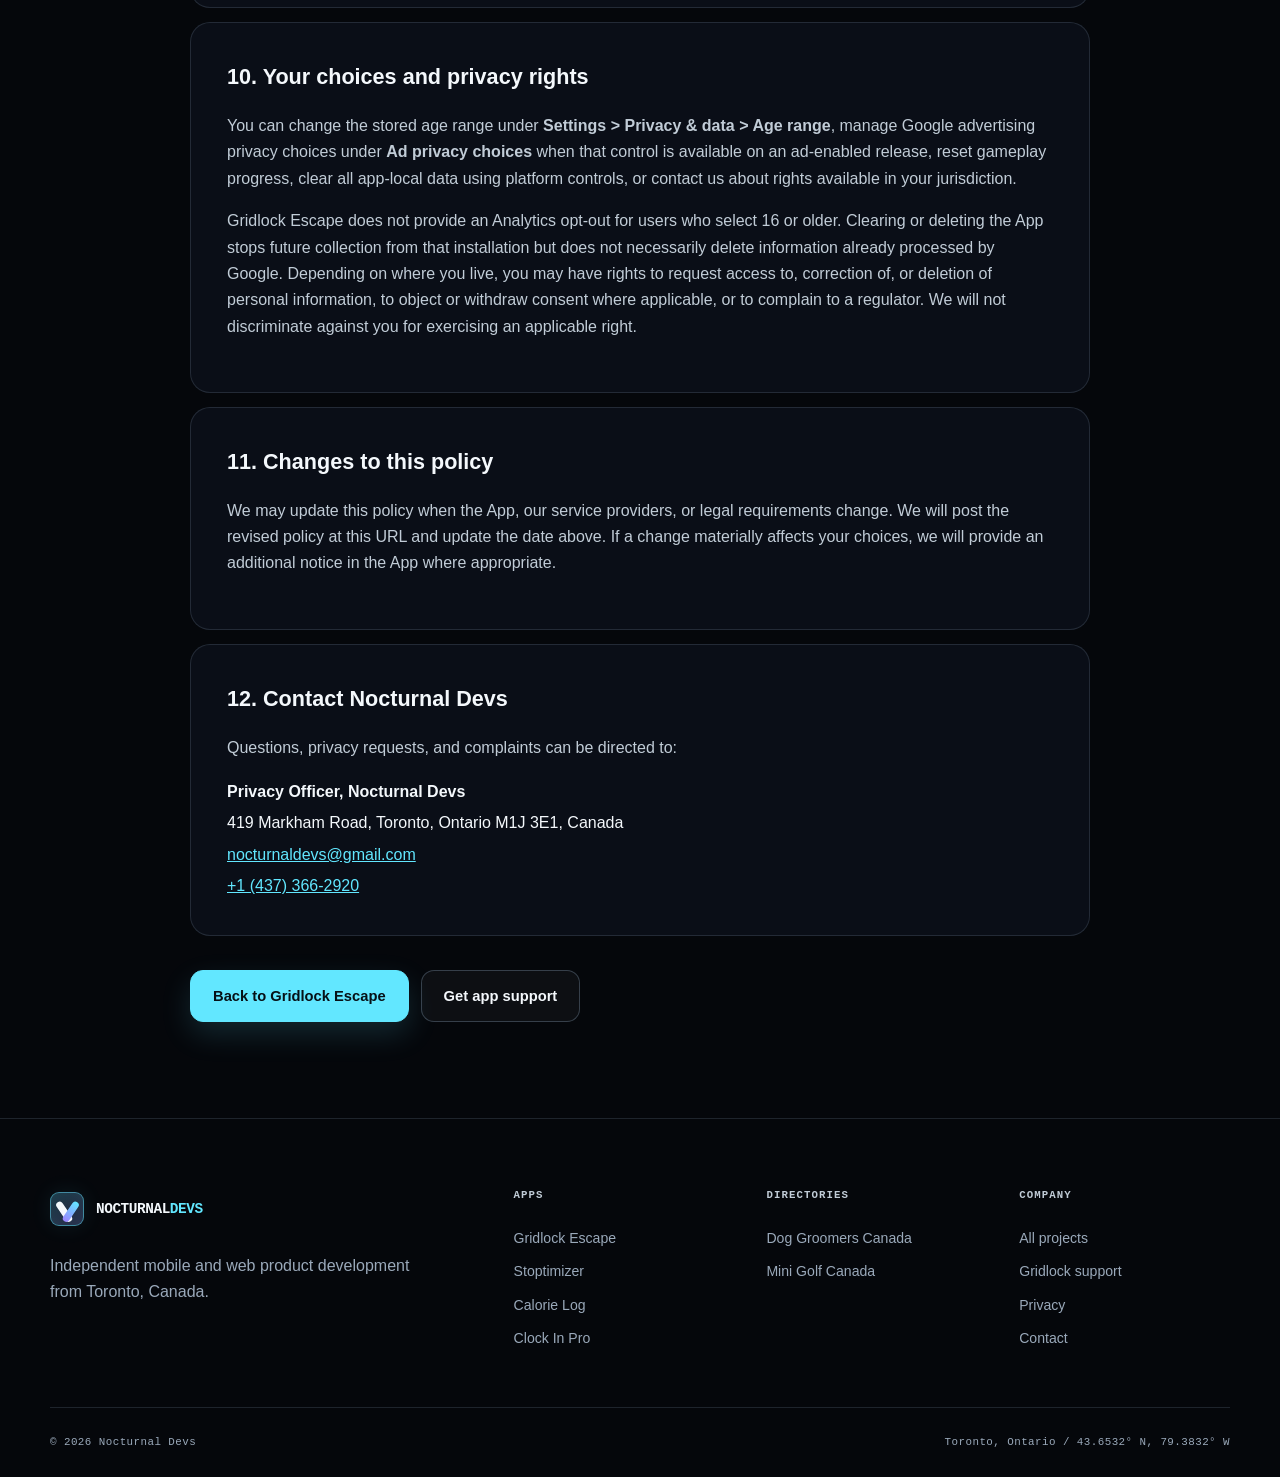
<file: privacy-policy/index.html>
<!doctype html>
<html lang="en-CA">
<head>
    <meta charset="utf-8">
    <meta name="viewport" content="width=device-width, initial-scale=1">
    <meta name="description" content="Read how Gridlock Escape handles local progress, age protections, Firebase Analytics, platform-specific advertising, retention, and privacy choices on iOS and Android.">
    <title>Gridlock Escape Privacy Policy | Nocturnal Devs</title>
    <meta name="theme-color" content="#05070b">
    <link rel="icon" href="/assets/projects/gridlock-escape/app-icon.png" type="image/png">
    <link rel="canonical" href="https://www.nocturnaldevs.com/privacy-policy/">
    <link rel="stylesheet" href="/styles.css">
    <meta property="og:site_name" content="Nocturnal Devs"><meta property="og:type" content="website"><meta property="og:locale" content="en_CA">
    <meta property="og:title" content="Gridlock Escape Privacy Policy | Nocturnal Devs">
    <meta property="og:description" content="Privacy details and controls for Gridlock Escape on iOS and Android.">
    <meta property="og:url" content="https://www.nocturnaldevs.com/privacy-policy/">
    <meta property="og:image" content="https://www.nocturnaldevs.com/assets/brand/nocturnal-devs-og.png">
    <meta property="og:image:width" content="1200"><meta property="og:image:height" content="630"><meta property="og:image:alt" content="Nocturnal Devs privacy information for Gridlock Escape">
    <meta name="twitter:card" content="summary_large_image">
    <script type="application/ld+json">
    {
      "@context":"https://schema.org",
      "@graph":[
        {"@type":"WebPage","@id":"https://www.nocturnaldevs.com/privacy-policy/#webpage","url":"https://www.nocturnaldevs.com/privacy-policy/","name":"Gridlock Escape Privacy Policy | Nocturnal Devs","dateModified":"2026-08-14","about":{"@id":"https://www.nocturnaldevs.com/projects/gridlock-escape/#app"},"isPartOf":{"@id":"https://www.nocturnaldevs.com/#website"}},
        {"@type":"BreadcrumbList","itemListElement":[{"@type":"ListItem","position":1,"name":"Home","item":"https://www.nocturnaldevs.com/"},{"@type":"ListItem","position":2,"name":"Gridlock Escape","item":"https://www.nocturnaldevs.com/projects/gridlock-escape/"},{"@type":"ListItem","position":3,"name":"Privacy Policy","item":"https://www.nocturnaldevs.com/privacy-policy/"}]}
      ]
    }
    </script>
    <script src="/script.js" defer></script>
</head>
<body>
    <a class="skip-link" href="#main-content">Skip to main content</a>
    <header class="site-header is-scrolled">
      <div class="container nav-shell">
        <a class="brand" href="/" aria-label="Nocturnal Devs home"><span class="brand-mark" aria-hidden="true"></span><span class="brand-wordmark">NOCTURNAL<span>DEVS</span></span></a>
        <button class="nav-toggle" type="button" aria-expanded="false" aria-controls="primary-navigation" aria-label="Open navigation"><span></span></button>
        <nav class="primary-nav" id="primary-navigation" aria-label="Primary navigation"><a href="/">Home</a><a href="/projects/">Projects</a><a href="/projects/gridlock-escape/">Gridlock Escape</a><a href="/support/gridlock-escape/">Support</a><a class="nav-cta" href="/contact/">Contact</a></nav>
      </div>
    </header>

    <main class="legal-page" id="main-content">
        <div class="container legal-shell">
            <ol class="breadcrumb" aria-label="Breadcrumb"><li><a href="/">Home</a></li><li><a href="/projects/gridlock-escape/">Gridlock Escape</a></li><li aria-current="page">Privacy Policy</li></ol>
            <p class="eyebrow">Gridlock Escape / Privacy</p>
            <h1 class="legal-title">Gridlock Escape Privacy Policy</h1>
            <p class="legal-meta">Effective and last updated: August 14, 2026</p>

            <div class="legal-summary">
                <strong>Privacy at a glance</strong>
                <p>Gridlock Escape does not require an account and does not ask for your name, email address, exact birth date, precise location, contacts, photos, camera, or microphone. Game progress stays on your device. Players under 13 are blocked before advertising or Analytics services start; Analytics is disabled for ages 13–15 and enabled for ages 16 and older. Ad-enabled iOS and Android releases may show non-personalized ads supplied through Google AdMob mediation, including eligible demand from Meta Audience Network, with age-appropriate protections.</p>
            </div>

            <div class="legal-content">
                <section class="legal-section">
                    <h2>1. Who this policy covers</h2>
                    <p>This Privacy Policy explains how Nocturnal Devs ("Nocturnal Devs," "we," "us," or "our") handles information when you use the Gridlock Escape mobile application on iOS or Android (the "App"). It applies only to Gridlock Escape and not to unrelated projects or third-party websites. Gridlock Escape has no real-money purchases or subscriptions; its shop uses virtual coins earned in the game.</p>
                </section>

                <section class="legal-section">
                    <h2>2. Age screen and protections for younger players</h2>
                    <p>On first launch, the App asks you to select <strong>under 13</strong>, <strong>13–15</strong>, or <strong>16 or older</strong>. It does not ask for an exact birth date. The selection is stored locally so the App can apply the appropriate Analytics settings and, on releases where advertising is enabled, age-appropriate advertising settings. The selection is not logged as a Firebase Analytics event.</p>
                    <ul>
                        <li><strong>Under 13:</strong> access is blocked before Firebase Analytics or, on an ad-enabled release, Google Mobile Ads initializes.</li>
                        <li><strong>Ages 13–15:</strong> the game is available and Firebase Analytics is disabled. On an ad-enabled release, Google receives child-directed and under-age-of-consent treatment signals and ad creatives are capped at a G rating.</li>
                        <li><strong>Ages 16 and older:</strong> Firebase Analytics is enabled automatically. On an ad-enabled release, Google User Messaging Platform manages legally required advertising consent notices and privacy choices.</li>
                    </ul>
                    <p>You can return to the age screen from <strong>Settings &gt; Privacy &amp; data &gt; Age range</strong>.</p>
                </section>

                <section class="legal-section">
                    <h2>3. Information stored on your device</h2>
                    <p>The App stores your selected age band, completed and unlocked levels, current puzzle state, move counts, best scores, virtual coins, hints, unlocked and equipped cosmetic items, achievements, escape streaks, daily-puzzle status, tutorial status, language, sound, music, haptics, reduced-motion, vehicle-pattern, high-contrast, and text-size settings in app-local storage or preferences.</p>
                    <p>We use this information to operate the game, restore progress, apply accessibility choices, award in-game items, and provide the daily puzzle. The complete save file is not uploaded to a Nocturnal Devs server.</p>
                </section>

                <section class="legal-section">
                    <h2>4. Firebase Analytics for players ages 16 and older</h2>
                    <p>For players who select <strong>16 or older</strong>, the App uses Google Analytics for Firebase to understand game use and improve reliability, balance, accessibility, and level design. Analytics is enabled automatically for this age range; the App does not provide a separate Analytics switch. Analytics remains disabled for ages 13–15.</p>
                    <p>Analytics information may include a randomly generated app-instance identifier; app opens, sessions and screen views; app version, device model and operating-system information; coarse location derived by Google from a masked IP address; gameplay interactions such as level starts and completions, move counts, hints, rewards, daily-puzzle results, streaks, achievements, virtual-coin shop selections and settings changes; and limited SDK diagnostic metadata used for Analytics.</p>
                    <p>The App does not set a Firebase user ID and does not send a name, email address, phone number, exact location, free-form text, or complete save file to Firebase Analytics. The Android App removes access to the Android Advertising ID. The iOS App uses Firebase Analytics Core without its advertising-identity support component. Analytics consent for ad storage, ad user data, and ad personalization is denied in the App.</p>
                </section>

                <section class="legal-section">
                    <h2>5. Advertising status and consent management</h2>
                    <p><strong>iOS 1.0.1 and later and Android releases</strong> may use Google AdMob for a banner at the bottom of the game, optional rewarded ads for hints or bonus virtual coins, and interstitials after every second eligible campaign clear. Campaign levels 1–4 never advance the interstitial cadence, so the first interstitial can occur only after a later clear. Beginning with version 1.0.2, AdMob may request eligible bids from Meta Audience Network as a mediated advertising source.</p>
                    <p>Every ad request is explicitly non-personalized. On iOS, the Google Mobile Ads publisher first-party identifier is disabled and Meta's advertiser-tracking setting is set to false before the advertising SDKs initialize; the App does not request Apple's App Tracking Transparency authorization or intentionally use data for cross-app tracking. On Android, the App removes access to the Android Advertising ID. Google Mobile Ads and an eligible mediated provider may process an IP address and coarse location inferred from it, advertisements viewed, app and ad interactions, crash logs, diagnostics, performance information, and device or app identifiers to deliver and measure ads, cap frequency, secure the service, and prevent fraud.</p>
                    <p>Ages 13–15 receive Google's child-directed treatment and an under-age-of-consent signal, with creatives limited to a G rating. Google makes the age-treatment signal available to mediation partners and blocks ad sources that are not eligible for child-directed traffic under its applicable policies. Google User Messaging Platform checks whether a consent message or privacy-options entry point is legally required. When a privacy-options entry point is required, it is available under <strong>Settings &gt; Privacy &amp; data &gt; Ad privacy choices</strong>.</p>
                    <h3>Production and test builds</h3>
                    <p>Ad-enabled production releases use Nocturnal Devs' AdMob application and ad-unit identifiers so eligible impressions can serve real ads. Version 1.0.2 and later also include the Meta Audience Network SDK and use Meta placement identifiers through AdMob bidding mediation. Debug builds use Google's sample ad-unit identifiers to prevent accidental invalid production traffic. Any additional mediation partner or materially different ad behavior requires a new privacy review.</p>
                </section>

                <section class="legal-section">
                    <h2>6. How information is used and shared</h2>
                    <p>We use local game information to operate the App and Analytics information to measure feature use, understand difficulty, diagnose reliability issues, and improve the game. We do not sell or rent personal information.</p>
                    <p>Google LLC and its subprocessors process Firebase Analytics information for players ages 16 and older and, only on releases where advertising is enabled, advertising and consent information. For eligible mediated ad requests in version 1.0.2 and later, Meta Platforms, Inc. and its subprocessors may process the advertising information described above to bid for, deliver, measure, secure, and prevent fraud involving Meta Audience Network ads. We may also disclose information when reasonably necessary to comply with law, legal process, enforceable requests, prevent fraud or abuse, protect rights and safety, or complete a merger, acquisition, financing, reorganization, or asset sale. The App does not integrate social login, a payment SDK, or a cloud-save provider.</p>
                    <p>Learn more from Google's <a href="https://policies.google.com/privacy" rel="noopener noreferrer">Privacy Policy</a>, <a href="https://policies.google.com/technologies/partner-sites" rel="noopener noreferrer">partner-sites information</a>, and <a href="https://firebase.google.com/support/privacy/" rel="noopener noreferrer">Firebase privacy and security information</a>, and Meta's <a href="https://www.facebook.com/privacy/policy/" rel="noopener noreferrer">Privacy Policy</a>.</p>
                </section>

                <section class="legal-section">
                    <h2>7. Retention and deletion</h2>
                    <p>The age band, progress and settings remain on the device until changed, reset, cleared, or the App is deleted. <strong>Reset progress</strong> removes levels, coins, records, achievements, unlocked items, and current puzzle data while retaining language, audio, haptic, accessibility, text-size, and age settings. To remove all local information, clear the App's storage/data on Android or use <strong>Delete App</strong> on iOS.</p>
                    <p>Google retains Analytics information and, on ad-enabled releases, Google and eligible mediation partners retain advertising information according to their product settings, retention controls, and policies. Changing the age range to 13–15 disables future Firebase Analytics collection and resets device-side Analytics data, but may not erase information already processed in aggregate or pseudonymous records.</p>
                    <p>Because there is no account or Firebase user ID, we may be unable to identify a particular person in pseudonymous provider records. You may contact us about applicable access, correction, objection, or deletion rights; we will respond as required by law and explain if information cannot reasonably be verified or located.</p>
                </section>

                <section class="legal-section">
                    <h2>8. Security and international processing</h2>
                    <p>Local progress is stored in the operating system's app sandbox. Google and Meta state that information handled by their mobile advertising services is protected in transit. No storage or transmission method is completely secure.</p>
                    <p>Nocturnal Devs is based in Canada. Google, Meta, and their service infrastructure may process information outside your country, including in Canada, the United States, and other countries where they operate. Such processing is governed by the applicable provider terms, privacy policy, and transfer safeguards.</p>
                </section>

                <section class="legal-section">
                    <h2>9. Children and teens</h2>
                    <p>Gridlock Escape is intended for players <strong>13 and older</strong>. Players who select under 13 are blocked before Analytics or, on an ad-enabled release, advertising starts. For ages 13–15, Firebase Analytics is disabled and child-protective ad settings are applied wherever advertising is enabled.</p>
                    <p>The game has no account creation, chat, public profiles, user-generated content, precise-location request, contact access, camera, microphone, or real-money purchases. A parent or guardian who believes a child under 13 sent personal information in a support message can contact us for review and deletion where appropriate.</p>
                </section>

                <section class="legal-section">
                    <h2>10. Your choices and privacy rights</h2>
                    <p>You can change the stored age range under <strong>Settings &gt; Privacy &amp; data &gt; Age range</strong>, manage Google advertising privacy choices under <strong>Ad privacy choices</strong> when that control is available on an ad-enabled release, reset gameplay progress, clear all app-local data using platform controls, or contact us about rights available in your jurisdiction.</p>
                    <p>Gridlock Escape does not provide an Analytics opt-out for users who select 16 or older. Clearing or deleting the App stops future collection from that installation but does not necessarily delete information already processed by Google. Depending on where you live, you may have rights to request access to, correction of, or deletion of personal information, to object or withdraw consent where applicable, or to complain to a regulator. We will not discriminate against you for exercising an applicable right.</p>
                </section>

                <section class="legal-section">
                    <h2>11. Changes to this policy</h2>
                    <p>We may update this policy when the App, our service providers, or legal requirements change. We will post the revised policy at this URL and update the date above. If a change materially affects your choices, we will provide an additional notice in the App where appropriate.</p>
                </section>

                <section class="legal-section">
                    <h2>12. Contact Nocturnal Devs</h2>
                    <p>Questions, privacy requests, and complaints can be directed to:</p>
                    <address class="legal-contact">
                        <strong>Privacy Officer, Nocturnal Devs</strong>
                        <span>419 Markham Road, Toronto, Ontario M1J 3E1, Canada</span>
                        <a href="mailto:nocturnaldevs@gmail.com">nocturnaldevs@gmail.com</a>
                        <a href="tel:+14373662920">+1 (437) 366-2920</a>
                    </address>
                </section>
            </div>

            <div class="button-row">
                <a class="button button-primary" href="/projects/gridlock-escape/">Back to Gridlock Escape</a>
                <a class="button" href="/support/gridlock-escape/">Get app support</a>
            </div>
        </div>
    </main>

    <footer class="site-footer">
      <div class="container footer-top">
        <div class="footer-intro"><a class="brand" href="/"><span class="brand-mark" aria-hidden="true"></span><span class="brand-wordmark">NOCTURNAL<span>DEVS</span></span></a><p>Independent mobile and web product development from Toronto, Canada.</p></div>
        <nav class="footer-group" aria-label="App projects"><h2>Apps</h2><a href="/projects/gridlock-escape/">Gridlock Escape</a><a href="/projects/stoptimizer/">Stoptimizer</a><a href="/projects/calorie-log/">Calorie Log</a><a href="/projects/clock-in-pro/">Clock In Pro</a></nav>
        <nav class="footer-group" aria-label="Directory projects"><h2>Directories</h2><a href="/projects/dog-groomers-canada/">Dog Groomers Canada</a><a href="/projects/mini-golf-canada/">Mini Golf Canada</a></nav>
        <nav class="footer-group" aria-label="Company links"><h2>Company</h2><a href="/projects/">All projects</a><a href="/support/gridlock-escape/">Gridlock support</a><a href="/privacy-policy/">Privacy</a><a href="/contact/">Contact</a></nav>
      </div>
      <div class="container footer-bottom"><span>© <span data-current-year>2026</span> Nocturnal Devs</span><span>Toronto, Ontario / 43.6532° N, 79.3832° W</span></div>
    </footer>
</body>
</html>
</file>
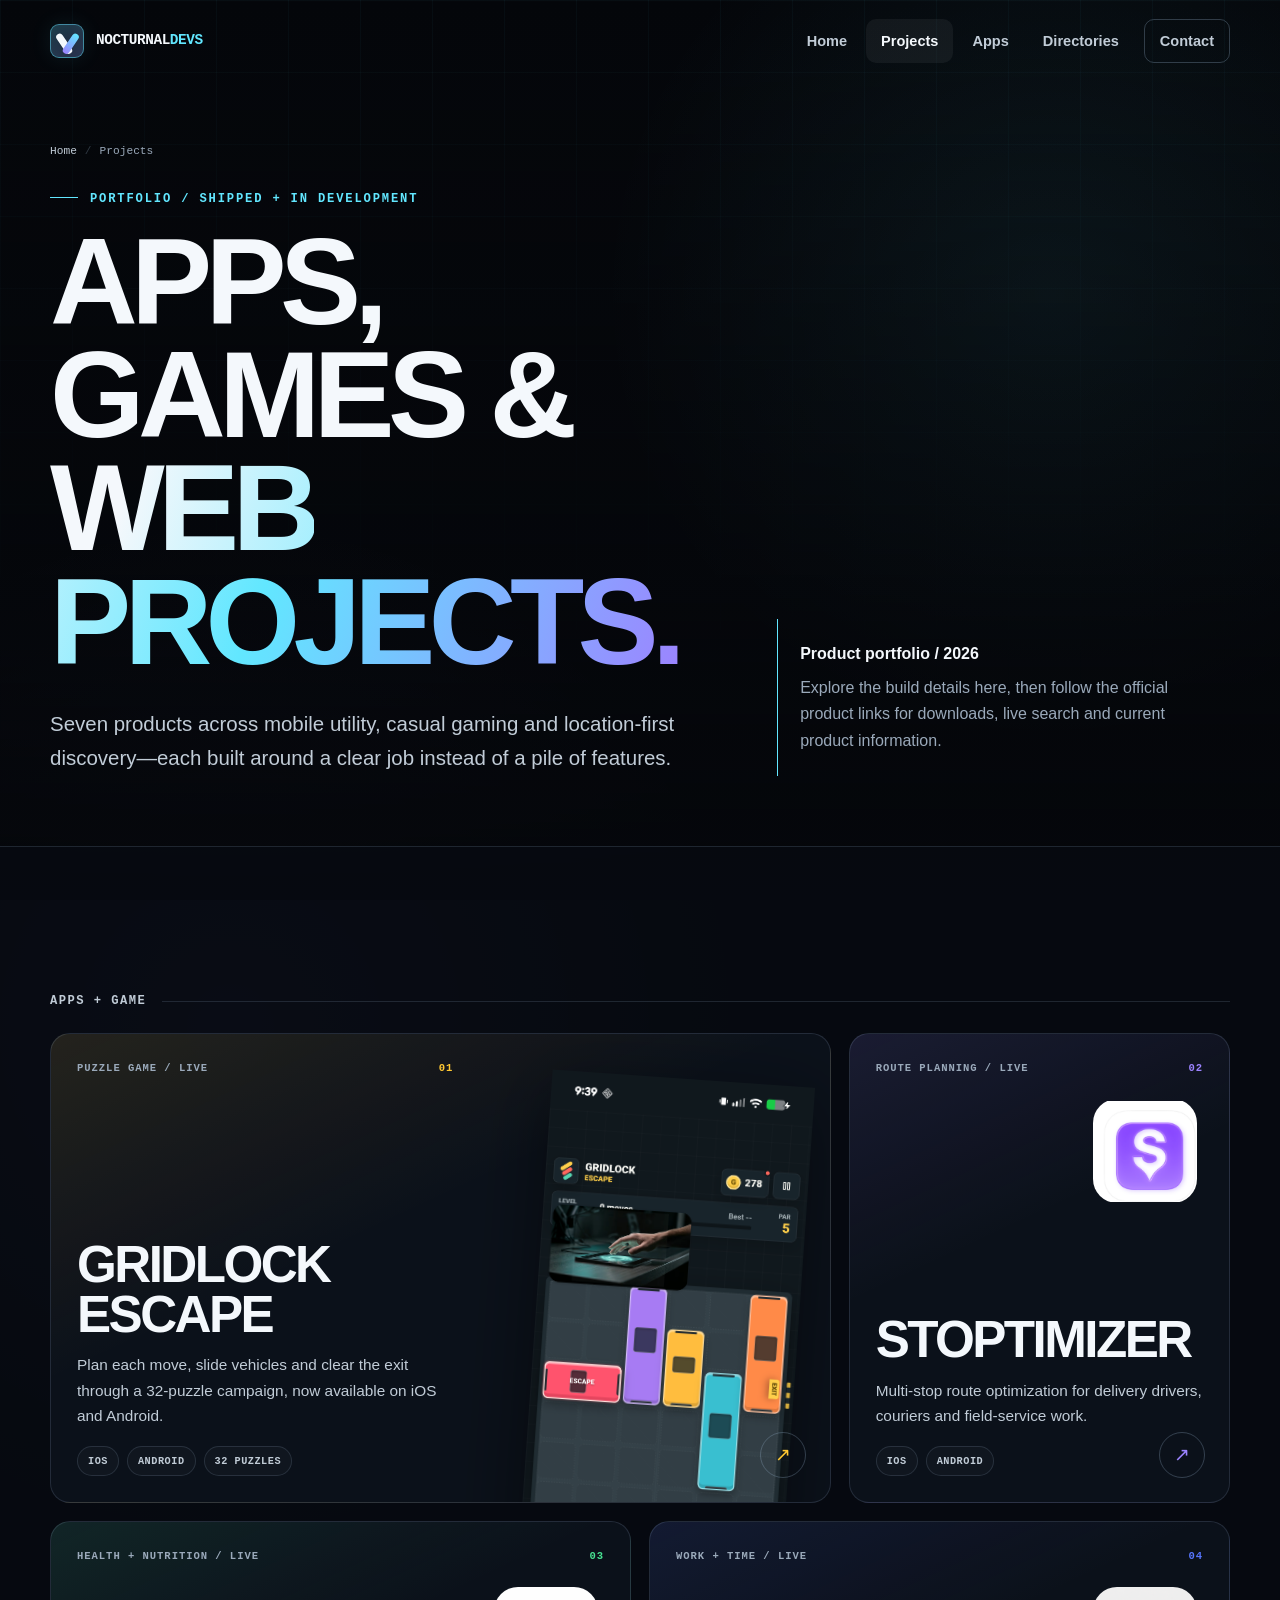
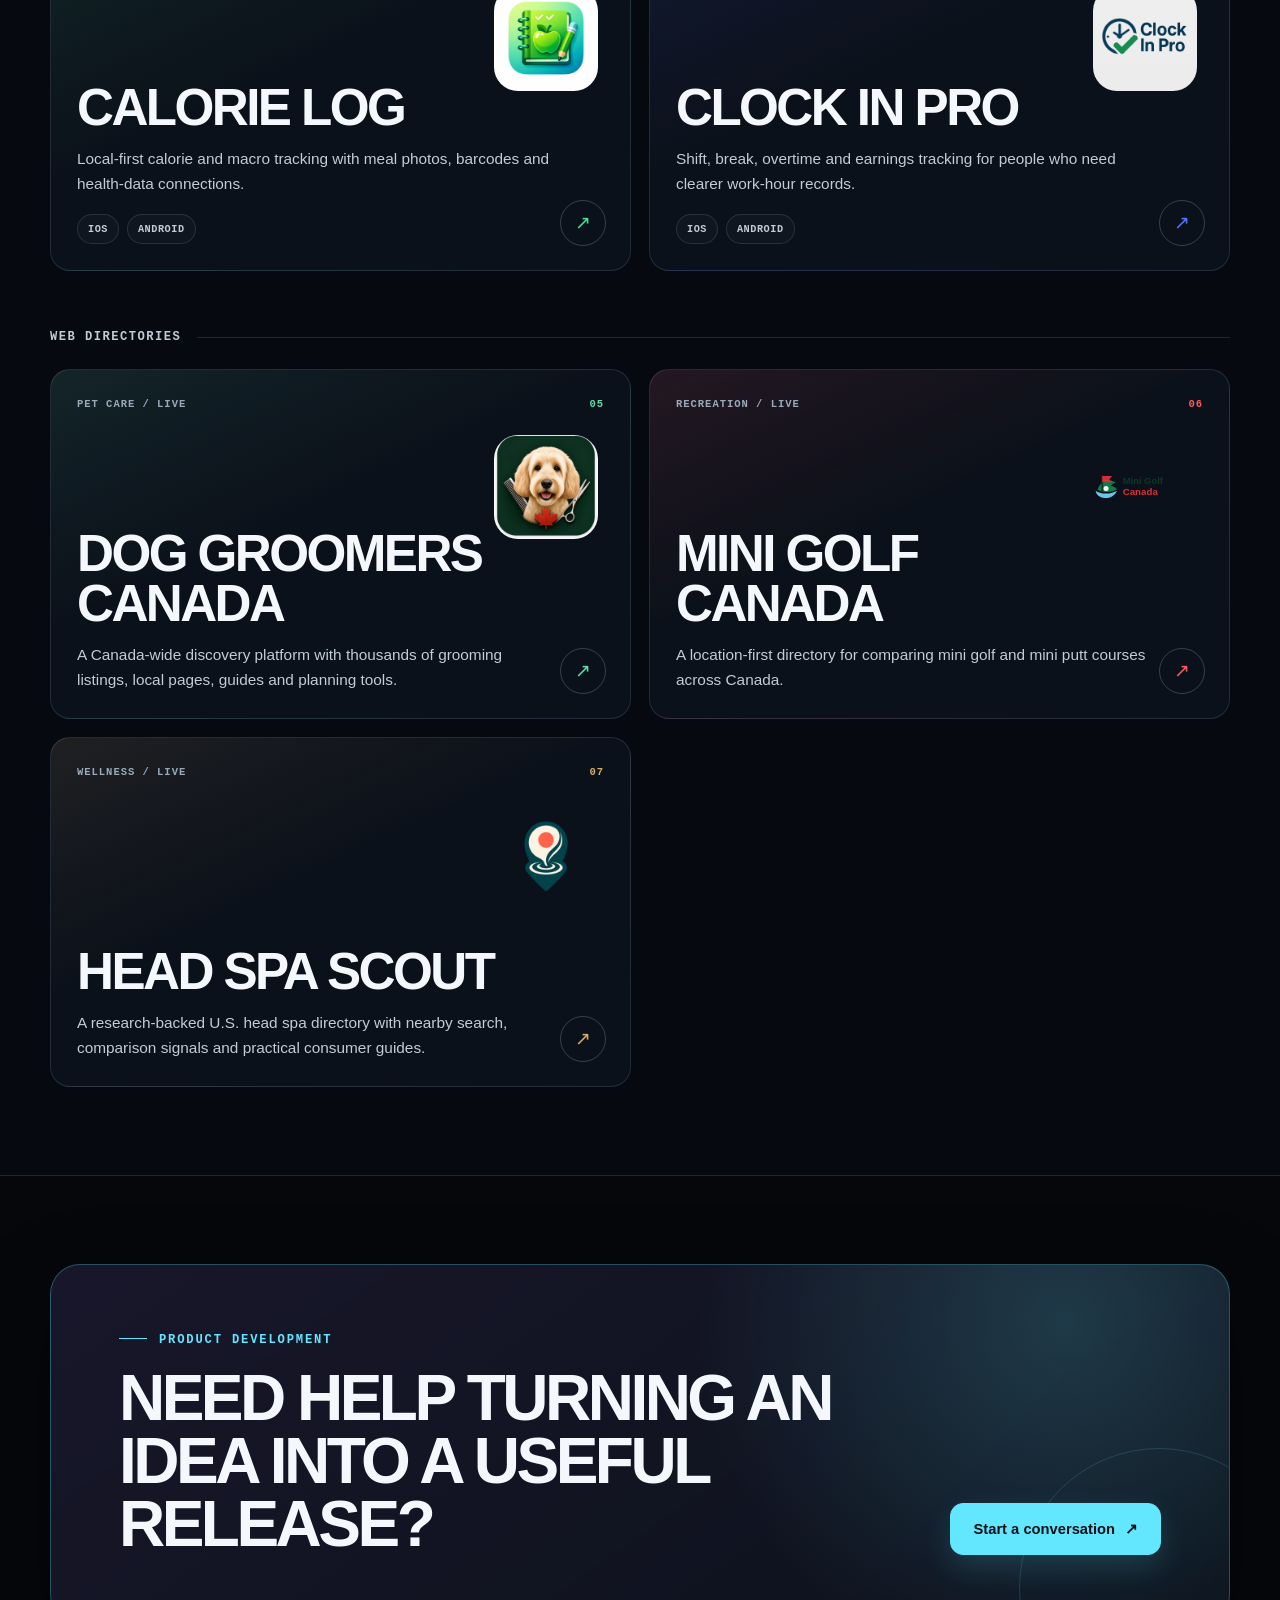
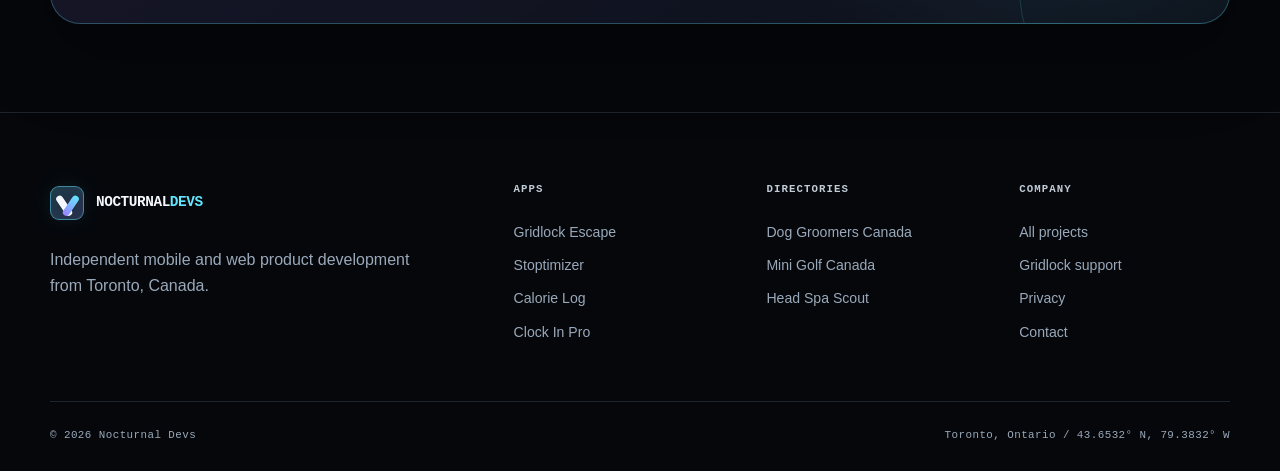
<file: projects/index.html>
<!doctype html>
<html lang="en-CA">
<head>
  <meta charset="utf-8">
  <meta name="viewport" content="width=device-width, initial-scale=1">
  <title>Apps &amp; Web Projects | Nocturnal Devs</title>
  <meta name="description" content="Explore apps, games and location-first directories built by Nocturnal Devs, including Head Spa Scout, Gridlock Escape, Stoptimizer and Calorie Log.">
  <meta name="theme-color" content="#05070b">
  <link rel="icon" href="/assets/brand/favicon.png" type="image/png">
  <link rel="canonical" href="https://www.nocturnaldevs.com/projects/">
  <link rel="stylesheet" href="/styles.css">
  <meta property="og:site_name" content="Nocturnal Devs"><meta property="og:type" content="website"><meta property="og:locale" content="en_CA">
  <meta property="og:title" content="Apps &amp; Web Projects | Nocturnal Devs">
  <meta property="og:description" content="Mobile apps, games and location-first discovery products built by Nocturnal Devs.">
  <meta property="og:url" content="https://www.nocturnaldevs.com/projects/">
  <meta property="og:image" content="https://www.nocturnaldevs.com/assets/brand/nocturnal-devs-og.png">
  <meta property="og:image:width" content="1200"><meta property="og:image:height" content="630"><meta property="og:image:alt" content="Nocturnal Devs product portfolio">
  <meta name="twitter:card" content="summary_large_image">
  <script type="application/ld+json">
  {
    "@context": "https://schema.org",
    "@graph": [
      {"@type":"Organization","@id":"https://www.nocturnaldevs.com/#organization","name":"Nocturnal Devs","url":"https://www.nocturnaldevs.com/"},
      {"@type":"CollectionPage","@id":"https://www.nocturnaldevs.com/projects/#webpage","url":"https://www.nocturnaldevs.com/projects/","name":"Apps & Web Projects | Nocturnal Devs","isPartOf":{"@id":"https://www.nocturnaldevs.com/#website"},"mainEntity":{"@id":"https://www.nocturnaldevs.com/projects/#list"}},
      {"@type":"ItemList","@id":"https://www.nocturnaldevs.com/projects/#list","name":"Nocturnal Devs projects","numberOfItems":7,"itemListElement":[
        {"@type":"ListItem","position":1,"url":"https://www.nocturnaldevs.com/projects/gridlock-escape/","name":"Gridlock Escape"},
        {"@type":"ListItem","position":2,"url":"https://www.nocturnaldevs.com/projects/stoptimizer/","name":"Stoptimizer"},
        {"@type":"ListItem","position":3,"url":"https://www.nocturnaldevs.com/projects/calorie-log/","name":"Calorie Log"},
        {"@type":"ListItem","position":4,"url":"https://www.nocturnaldevs.com/projects/clock-in-pro/","name":"Clock In Pro"},
        {"@type":"ListItem","position":5,"url":"https://www.nocturnaldevs.com/projects/dog-groomers-canada/","name":"Dog Groomers Canada"},
        {"@type":"ListItem","position":6,"url":"https://www.nocturnaldevs.com/projects/mini-golf-canada/","name":"Mini Golf Canada"},
        {"@type":"ListItem","position":7,"url":"https://www.nocturnaldevs.com/projects/head-spa-scout/","name":"Head Spa Scout"}
      ]},
      {"@type":"BreadcrumbList","itemListElement":[{"@type":"ListItem","position":1,"name":"Home","item":"https://www.nocturnaldevs.com/"},{"@type":"ListItem","position":2,"name":"Projects","item":"https://www.nocturnaldevs.com/projects/"}]}
    ]
  }
  </script>
  <script src="/script.js" defer></script>
</head>
<body>
  <a class="skip-link" href="#main-content">Skip to main content</a>
  <header class="site-header">
    <div class="container nav-shell">
      <a class="brand" href="/" aria-label="Nocturnal Devs home"><span class="brand-mark" aria-hidden="true"></span><span class="brand-wordmark">NOCTURNAL<span>DEVS</span></span></a>
      <button class="nav-toggle" type="button" aria-expanded="false" aria-controls="primary-navigation" aria-label="Open navigation"><span></span></button>
      <nav class="primary-nav" id="primary-navigation" aria-label="Primary navigation">
        <a href="/">Home</a><a href="/projects/" aria-current="page">Projects</a><a href="/#apps">Apps</a><a href="/#directories">Directories</a><a class="nav-cta" href="/contact/">Contact</a>
      </nav>
    </div>
  </header>

  <main id="main-content">
    <header class="interior-hero">
      <div class="container">
        <ol class="breadcrumb" aria-label="Breadcrumb"><li><a href="/">Home</a></li><li aria-current="page">Projects</li></ol>
        <div class="collection-head">
          <div data-reveal>
            <p class="eyebrow">Portfolio / Shipped + in development</p>
            <h1 class="display-title">Apps, games &amp; <span class="accent">web projects.</span></h1>
            <p class="section-lead">Seven products across mobile utility, casual gaming and location-first discovery—each built around a clear job instead of a pile of features.</p>
          </div>
          <aside class="collection-note" data-reveal><strong>Product portfolio / 2026</strong>Explore the build details here, then follow the official product links for downloads, live search and current product information.</aside>
        </div>
      </div>
    </header>

    <section class="section-tight surface-section">
      <div class="container">
        <h2 class="category-heading" id="apps">Apps + game</h2>
        <div class="project-grid">
          <a class="project-card large" style="--card-rgb: 255, 200, 50" href="/projects/gridlock-escape/" data-reveal>
            <div class="project-card-content"><div class="project-meta"><span>Puzzle game / Live</span><span class="project-index">01</span></div><h3>Gridlock Escape</h3><p>Plan each move, slide vehicles and clear the exit through a 32-puzzle campaign, now available on iOS and Android.</p><div class="tag-row"><span class="tag">iOS</span><span class="tag">Android</span><span class="tag">32 puzzles</span></div></div>
            <div class="project-visual phone-mini"><img src="/assets/projects/gridlock-escape/gameplay.png" width="1008" height="2244" alt="Gridlock Escape campaign screen" fetchpriority="high"></div><span class="project-card-arrow" aria-hidden="true">↗</span>
          </a>
          <a class="project-card" style="--card-rgb: 156, 131, 255" href="/projects/stoptimizer/" data-reveal>
            <div class="project-card-content"><div class="project-meta"><span>Route planning / Live</span><span class="project-index">02</span></div><h3>Stoptimizer</h3><p>Multi-stop route optimization for delivery drivers, couriers and field-service work.</p><div class="tag-row"><span class="tag">iOS</span><span class="tag">Android</span></div></div>
            <div class="project-visual"><img src="/assets/projects/stoptimizer/logo.png" width="136" height="132" alt="Stoptimizer logo" loading="lazy"></div><span class="project-card-arrow" aria-hidden="true">↗</span>
          </a>
          <a class="project-card wide" style="--card-rgb: 71, 225, 145" href="/projects/calorie-log/" data-reveal>
            <div class="project-card-content"><div class="project-meta"><span>Health + nutrition / Live</span><span class="project-index">03</span></div><h3>Calorie Log</h3><p>Local-first calorie and macro tracking with meal photos, barcodes and health-data connections.</p><div class="tag-row"><span class="tag">iOS</span><span class="tag">Android</span></div></div>
            <div class="project-visual"><img src="/assets/projects/calorie-log/app-icon.png" width="512" height="512" alt="Calorie Log app icon" loading="lazy"></div><span class="project-card-arrow" aria-hidden="true">↗</span>
          </a>
          <a class="project-card wide" style="--card-rgb: 87, 118, 255" href="/projects/clock-in-pro/" data-reveal>
            <div class="project-card-content"><div class="project-meta"><span>Work + time / Live</span><span class="project-index">04</span></div><h3>Clock In Pro</h3><p>Shift, break, overtime and earnings tracking for people who need clearer work-hour records.</p><div class="tag-row"><span class="tag">iOS</span><span class="tag">Android</span></div></div>
            <div class="project-visual"><img src="/assets/projects/clock-in-pro/app-icon.png" width="512" height="512" alt="Clock In Pro app icon" loading="lazy"></div><span class="project-card-arrow" aria-hidden="true">↗</span>
          </a>
        </div>

        <h2 class="category-heading" id="directories">Web directories</h2>
        <div class="project-grid">
          <a class="project-card wide" style="--card-rgb: 94, 220, 168" href="/projects/dog-groomers-canada/" data-reveal>
            <div class="project-card-content"><div class="project-meta"><span>Pet care / Live</span><span class="project-index">05</span></div><h3>Dog Groomers Canada</h3><p>A Canada-wide discovery platform with thousands of grooming listings, local pages, guides and planning tools.</p></div>
            <div class="project-visual"><img src="/assets/projects/dog-groomers-canada/logo.png" width="512" height="512" alt="Dog Groomers Canada logo" loading="lazy"></div><span class="project-card-arrow" aria-hidden="true">↗</span>
          </a>
          <a class="project-card wide" style="--card-rgb: 255, 91, 94" href="/projects/mini-golf-canada/" data-reveal>
            <div class="project-card-content"><div class="project-meta"><span>Recreation / Live</span><span class="project-index">06</span></div><h3>Mini Golf Canada</h3><p>A location-first directory for comparing mini golf and mini putt courses across Canada.</p></div>
            <div class="project-visual"><img src="/assets/projects/mini-golf-canada/logo.svg" width="512" height="512" alt="Mini Golf Canada logo" loading="lazy"></div><span class="project-card-arrow" aria-hidden="true">↗</span>
          </a>
          <a class="project-card wide" style="--card-rgb: 212, 173, 103" href="/projects/head-spa-scout/" data-reveal>
            <div class="project-card-content"><div class="project-meta"><span>Wellness / Live</span><span class="project-index">07</span></div><h3>Head Spa Scout</h3><p>A research-backed U.S. head spa directory with nearby search, comparison signals and practical consumer guides.</p></div>
            <div class="project-visual"><img src="/assets/projects/head-spa-scout/logo.png" width="512" height="512" alt="Head Spa Scout logo" loading="lazy"></div><span class="project-card-arrow" aria-hidden="true">↗</span>
          </a>
        </div>
      </div>
    </section>

    <section class="section-tight">
      <div class="container cta-panel" data-reveal><div><p class="eyebrow">Product development</p><h2>Need help turning an idea into a useful release?</h2></div><a class="button button-primary" href="/contact/">Start a conversation <span aria-hidden="true">↗</span></a></div>
    </section>
  </main>

  <footer class="site-footer">
    <div class="container footer-top">
      <div class="footer-intro"><a class="brand" href="/"><span class="brand-mark" aria-hidden="true"></span><span class="brand-wordmark">NOCTURNAL<span>DEVS</span></span></a><p>Independent mobile and web product development from Toronto, Canada.</p></div>
      <nav class="footer-group" aria-label="App projects"><h2>Apps</h2><a href="/projects/gridlock-escape/">Gridlock Escape</a><a href="/projects/stoptimizer/">Stoptimizer</a><a href="/projects/calorie-log/">Calorie Log</a><a href="/projects/clock-in-pro/">Clock In Pro</a></nav>
      <nav class="footer-group" aria-label="Directory projects"><h2>Directories</h2><a href="/projects/dog-groomers-canada/">Dog Groomers Canada</a><a href="/projects/mini-golf-canada/">Mini Golf Canada</a><a href="/projects/head-spa-scout/">Head Spa Scout</a></nav>
      <nav class="footer-group" aria-label="Company links"><h2>Company</h2><a href="/projects/">All projects</a><a href="/support/gridlock-escape/">Gridlock support</a><a href="/privacy-policy/">Privacy</a><a href="/contact/">Contact</a></nav>
    </div>
    <div class="container footer-bottom"><span>© <span data-current-year>2026</span> Nocturnal Devs</span><span>Toronto, Ontario / 43.6532° N, 79.3832° W</span></div>
  </footer>
</body>
</html>
</file>
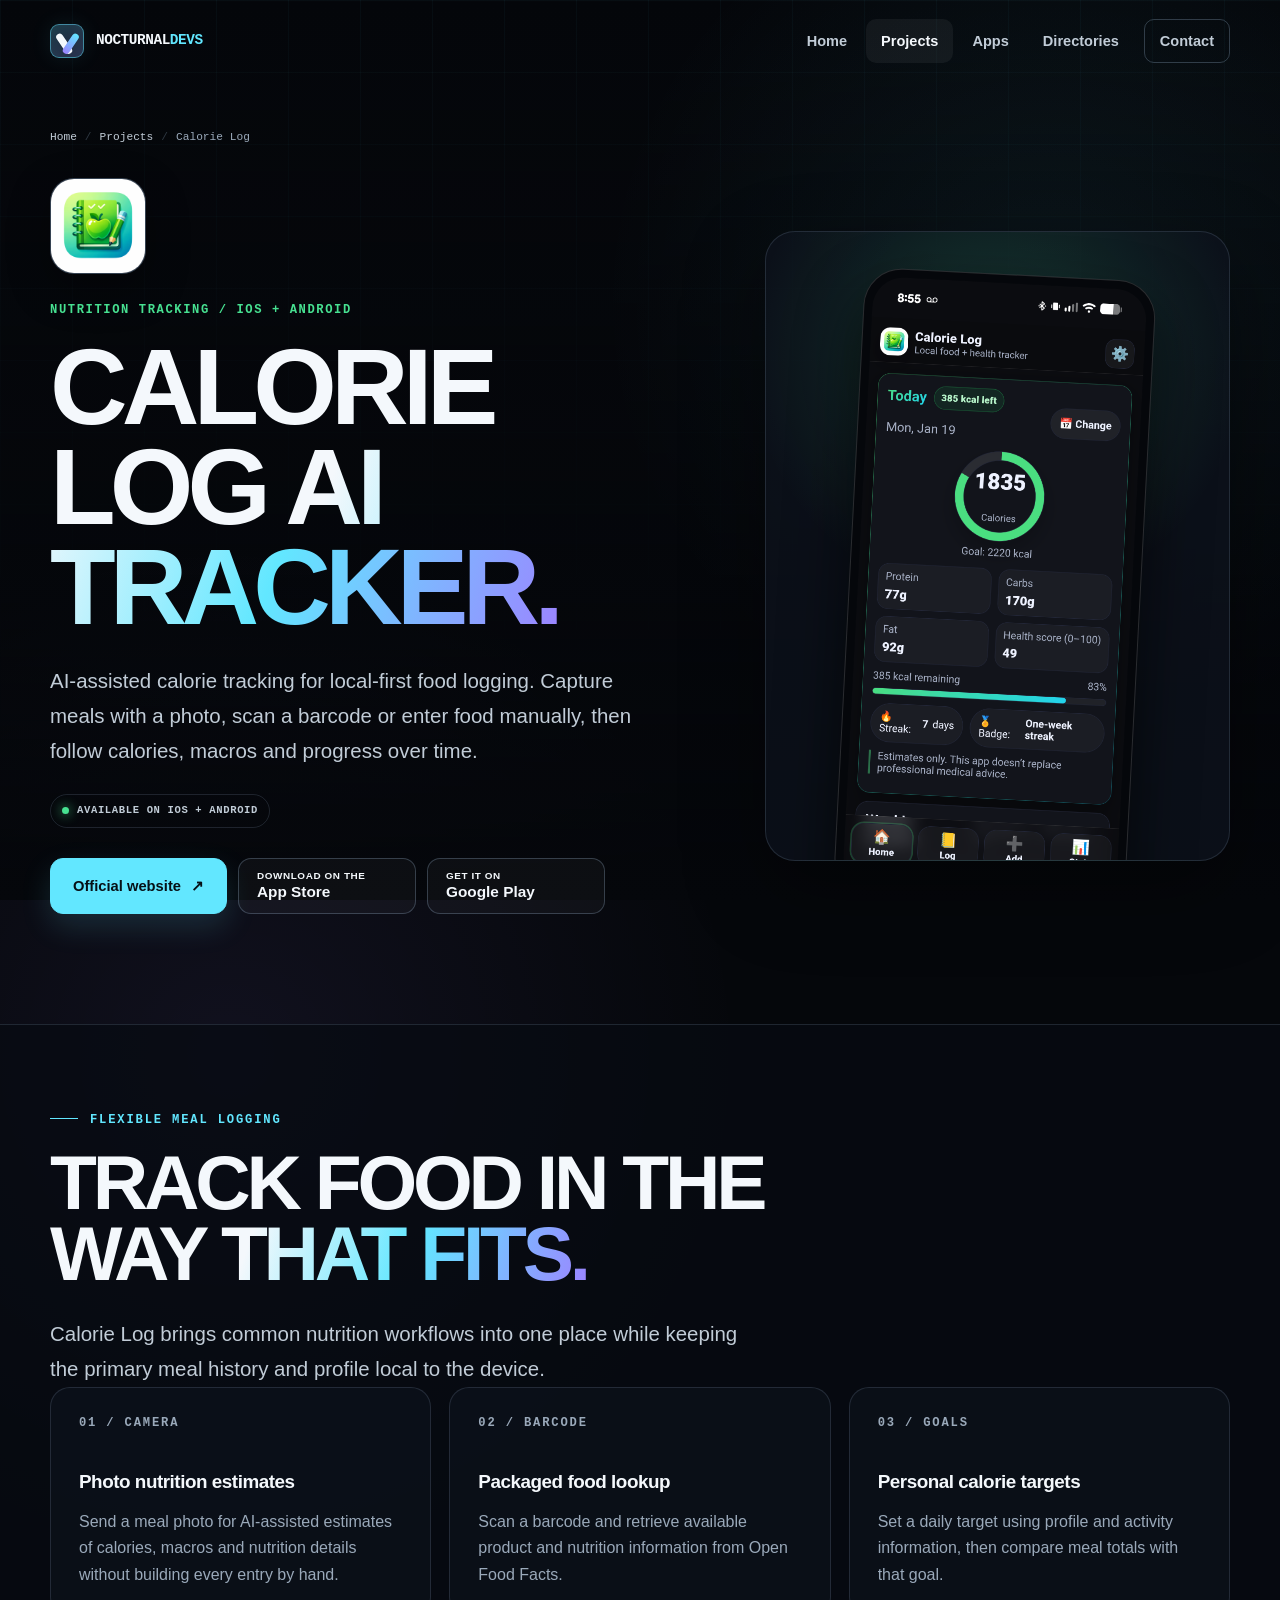
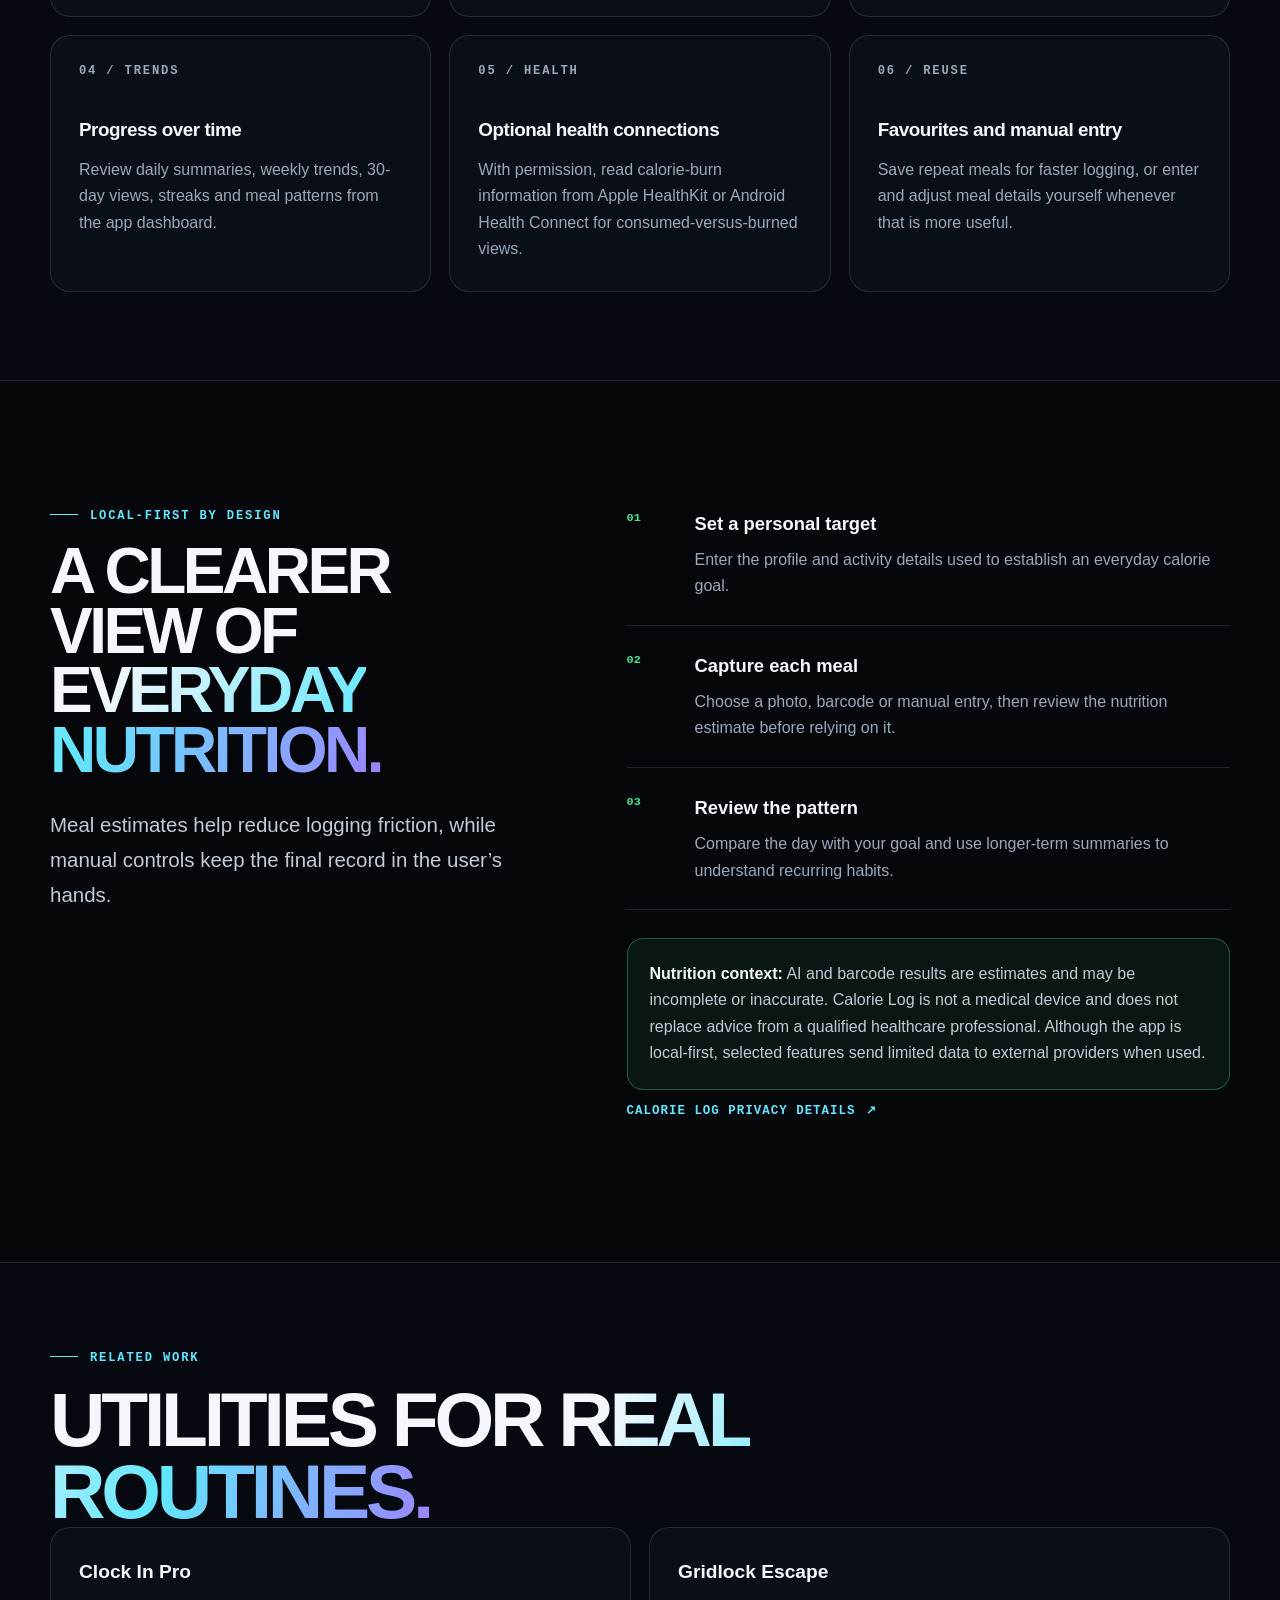
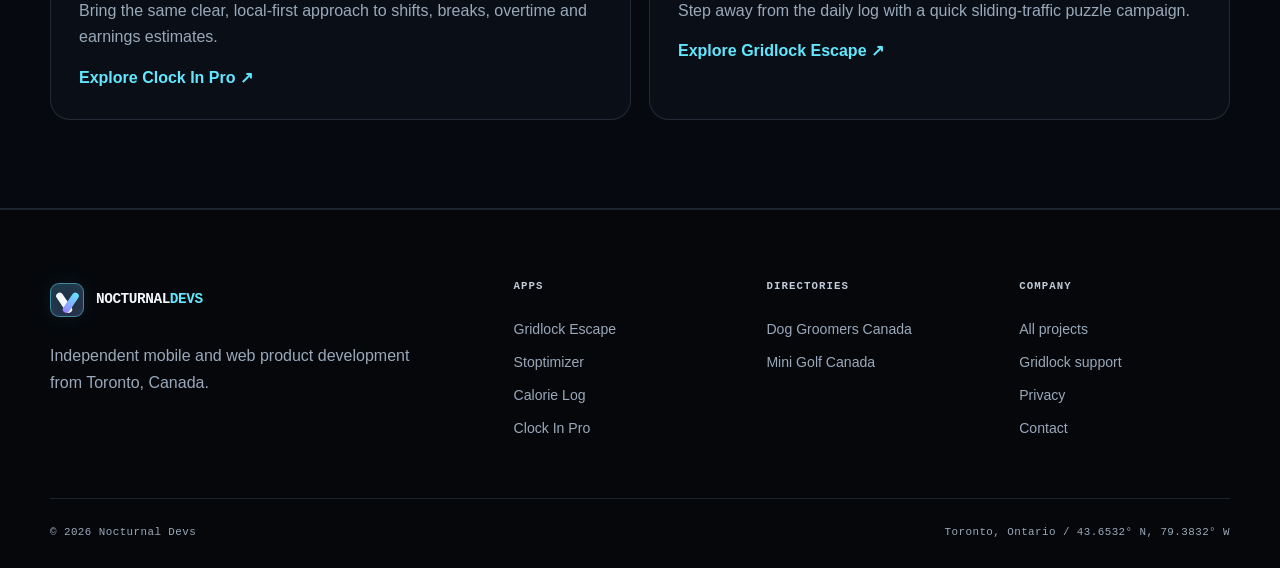
<file: projects/calorie-log/index.html>
<!doctype html>
<html lang="en-CA">
<head>
  <meta charset="utf-8">
  <meta name="viewport" content="width=device-width, initial-scale=1">
  <title>Calorie Log AI Food &amp; Macro Tracker | Nocturnal Devs</title>
  <meta name="description" content="Explore Calorie Log, a local-first calorie and macro tracker with AI meal estimates, barcode lookup and optional health sync for iOS and Android.">
  <meta name="author" content="Nocturnal Devs">
  <meta name="robots" content="index, follow, max-image-preview:large, max-snippet:-1, max-video-preview:-1">
  <meta name="theme-color" content="#07130f">
  <meta name="apple-itunes-app" content="app-id=6760086141">
  <meta name="google-play-app" content="app-id=com.nocturnaldevs.calorielog">
  <link rel="canonical" href="https://www.nocturnaldevs.com/projects/calorie-log/">
  <link rel="icon" href="/assets/projects/calorie-log/app-icon.png" type="image/png">
  <link rel="stylesheet" href="/styles.css">
  <meta property="og:site_name" content="Nocturnal Devs">
  <meta property="og:type" content="website">
  <meta property="og:locale" content="en_CA">
  <meta property="og:title" content="Calorie Log AI Food &amp; Macro Tracker | Nocturnal Devs">
  <meta property="og:description" content="Log meals with photos, barcodes or manual entry, follow calorie and macro trends, and optionally connect health data.">
  <meta property="og:url" content="https://www.nocturnaldevs.com/projects/calorie-log/">
  <meta property="og:image" content="https://www.nocturnaldevs.com/assets/projects/calorie-log/app-icon.png">
  <meta property="og:image:width" content="1024">
  <meta property="og:image:height" content="1024">
  <meta property="og:image:alt" content="Calorie Log app icon">
  <meta name="twitter:card" content="summary_large_image">
  <meta name="twitter:title" content="Calorie Log AI Food &amp; Macro Tracker | Nocturnal Devs">
  <meta name="twitter:description" content="A local-first nutrition log with AI meal estimates, barcode lookup and optional Apple Health or Health Connect sync.">
  <meta name="twitter:image" content="https://www.nocturnaldevs.com/assets/projects/calorie-log/app-icon.png">
  <meta name="twitter:image:alt" content="Calorie Log app icon">
  <script type="application/ld+json">
  {
    "@context": "https://schema.org",
    "@graph": [
      {
        "@type": "Organization",
        "@id": "https://www.nocturnaldevs.com/#organization",
        "name": "Nocturnal Devs",
        "url": "https://www.nocturnaldevs.com/"
      },
      {
        "@type": "SoftwareApplication",
        "@id": "https://www.nocturnaldevs.com/projects/calorie-log/#software",
        "name": "Calorie Log",
        "url": "https://www.nocturnaldevs.com/projects/calorie-log/",
        "sameAs": "https://www.calorielog.app/",
        "applicationCategory": "HealthApplication",
        "operatingSystem": "iOS, Android",
        "description": "A local-first calorie, macro and meal tracker with AI nutrition estimates, barcode lookup and optional health-platform connections.",
        "image": "https://www.nocturnaldevs.com/assets/projects/calorie-log/app-icon.png",
        "screenshot": "https://www.nocturnaldevs.com/assets/projects/calorie-log/screenshot.png",
        "featureList": [
          "AI-assisted meal photo estimates",
          "Open Food Facts barcode lookup",
          "Personalized calorie goals",
          "Daily, weekly and 30-day progress views",
          "Optional Apple HealthKit and Android Health Connect sync",
          "Favourite meals and manual food logging"
        ],
        "downloadUrl": [
          "https://apps.apple.com/us/app/calorie-log-ai-calorie-tracker/id6760086141",
          "https://play.google.com/store/apps/details?id=com.nocturnaldevs.calorielog"
        ],
        "publisher": {"@id": "https://www.nocturnaldevs.com/#organization"}
      },
      {
        "@type": "BreadcrumbList",
        "@id": "https://www.nocturnaldevs.com/projects/calorie-log/#breadcrumb",
        "itemListElement": [
          {"@type": "ListItem", "position": 1, "name": "Home", "item": "https://www.nocturnaldevs.com/"},
          {"@type": "ListItem", "position": 2, "name": "Projects", "item": "https://www.nocturnaldevs.com/projects/"},
          {"@type": "ListItem", "position": 3, "name": "Calorie Log", "item": "https://www.nocturnaldevs.com/projects/calorie-log/"}
        ]
      }
    ]
  }
  </script>
  <script src="/script.js" defer></script>
</head>
<body style="--product-accent: #47e191">
  <a class="skip-link" href="#main-content">Skip to main content</a>
  <header class="site-header">
    <div class="container nav-shell">
      <a class="brand" href="/" aria-label="Nocturnal Devs home"><span class="brand-mark" aria-hidden="true"></span><span class="brand-wordmark">NOCTURNAL<span>DEVS</span></span></a>
      <button class="nav-toggle" type="button" aria-expanded="false" aria-controls="primary-navigation" aria-label="Open navigation"><span></span></button>
      <nav class="primary-nav" id="primary-navigation" aria-label="Primary navigation">
        <a href="/">Home</a><a href="/projects/" aria-current="page">Projects</a><a href="/#apps">Apps</a><a href="/#directories">Directories</a><a class="nav-cta" href="/contact/">Contact</a>
      </nav>
    </div>
  </header>

  <main id="main-content">
    <section class="product-hero" aria-labelledby="product-title">
      <div class="container">
        <ol class="breadcrumb" aria-label="Breadcrumb"><li><a href="/">Home</a></li><li><a href="/projects/">Projects</a></li><li aria-current="page">Calorie Log</li></ol>
        <div class="product-hero-grid">
          <div class="product-hero-copy" data-reveal>
            <div class="product-icon"><img src="/assets/projects/calorie-log/app-icon.png" width="512" height="512" alt="Calorie Log app icon"></div>
            <p class="product-kicker">Nutrition tracking / iOS + Android</p>
            <h1 class="product-title" id="product-title">Calorie Log <span class="accent">AI tracker.</span></h1>
            <p class="product-lead">AI-assisted calorie tracking for local-first food logging. Capture meals with a photo, scan a barcode or enter food manually, then follow calories, macros and progress over time.</p>
            <span class="product-status">Available on iOS + Android</span>
            <div class="store-links" aria-label="Calorie Log links">
              <a class="button button-primary" href="https://www.calorielog.app/" target="_blank" rel="noopener noreferrer">Official website <span aria-hidden="true">↗</span></a>
              <a class="button button-store" href="https://apps.apple.com/us/app/calorie-log-ai-calorie-tracker/id6760086141" target="_blank" rel="noopener noreferrer" aria-label="Download Calorie Log on the App Store"><span><small>Download on the</small><strong>App Store</strong></span></a>
              <a class="button button-store" href="https://play.google.com/store/apps/details?id=com.nocturnaldevs.calorielog" target="_blank" rel="noopener noreferrer" aria-label="Get Calorie Log on Google Play"><span><small>Get it on</small><strong>Google Play</strong></span></a>
            </div>
          </div>
          <div class="product-art phone-art" data-reveal>
            <div class="phone-frame"><img src="/assets/projects/calorie-log/screenshot.png" width="1008" height="2244" alt="Calorie Log dashboard with daily calories, macros and recent meals" fetchpriority="high"></div>
          </div>
        </div>
      </div>
    </section>

    <section class="section-tight surface-section" aria-labelledby="calorie-log-features">
      <div class="container">
        <p class="eyebrow">Flexible meal logging</p>
        <h2 class="section-title" id="calorie-log-features">Track food in the way <span class="accent">that fits.</span></h2>
        <p class="section-lead">Calorie Log brings common nutrition workflows into one place while keeping the primary meal history and profile local to the device.</p>
        <div class="feature-grid">
          <article class="feature-card" data-reveal><p class="mono-label">01 / Camera</p><h3>Photo nutrition estimates</h3><p>Send a meal photo for AI-assisted estimates of calories, macros and nutrition details without building every entry by hand.</p></article>
          <article class="feature-card" data-reveal><p class="mono-label">02 / Barcode</p><h3>Packaged food lookup</h3><p>Scan a barcode and retrieve available product and nutrition information from Open Food Facts.</p></article>
          <article class="feature-card" data-reveal><p class="mono-label">03 / Goals</p><h3>Personal calorie targets</h3><p>Set a daily target using profile and activity information, then compare meal totals with that goal.</p></article>
          <article class="feature-card" data-reveal><p class="mono-label">04 / Trends</p><h3>Progress over time</h3><p>Review daily summaries, weekly trends, 30-day views, streaks and meal patterns from the app dashboard.</p></article>
          <article class="feature-card" data-reveal><p class="mono-label">05 / Health</p><h3>Optional health connections</h3><p>With permission, read calorie-burn information from Apple HealthKit or Android Health Connect for consumed-versus-burned views.</p></article>
          <article class="feature-card" data-reveal><p class="mono-label">06 / Reuse</p><h3>Favourites and manual entry</h3><p>Save repeat meals for faster logging, or enter and adjust meal details yourself whenever that is more useful.</p></article>
        </div>
      </div>
    </section>

    <section class="section" aria-labelledby="calorie-log-workflow">
      <div class="container split-content">
        <div data-reveal>
          <p class="eyebrow">Local-first by design</p>
          <h2 class="section-title" id="calorie-log-workflow">A clearer view of <span class="accent">everyday nutrition.</span></h2>
          <p class="section-lead">Meal estimates help reduce logging friction, while manual controls keep the final record in the user’s hands.</p>
        </div>
        <div data-reveal>
          <ol class="process-list">
            <li><span class="process-number">01</span><div><h3>Set a personal target</h3><p>Enter the profile and activity details used to establish an everyday calorie goal.</p></div></li>
            <li><span class="process-number">02</span><div><h3>Capture each meal</h3><p>Choose a photo, barcode or manual entry, then review the nutrition estimate before relying on it.</p></div></li>
            <li><span class="process-number">03</span><div><h3>Review the pattern</h3><p>Compare the day with your goal and use longer-term summaries to understand recurring habits.</p></div></li>
          </ol>
          <aside class="notice-panel"><strong>Nutrition context:</strong> AI and barcode results are estimates and may be incomplete or inaccurate. Calorie Log is not a medical device and does not replace advice from a qualified healthcare professional. Although the app is local-first, selected features send limited data to external providers when used.</aside>
          <a class="text-link" href="https://www.calorielog.app/privacy-policy.html" target="_blank" rel="noopener noreferrer">Calorie Log privacy details</a>
        </div>
      </div>
    </section>

    <section class="section-tight surface-section" aria-labelledby="calorie-log-related">
      <div class="container">
        <p class="eyebrow">Related work</p>
        <h2 class="section-title" id="calorie-log-related">Utilities for <span class="accent">real routines.</span></h2>
        <div class="support-grid">
          <article class="contact-card" data-reveal><h3>Clock In Pro</h3><p>Bring the same clear, local-first approach to shifts, breaks, overtime and earnings estimates.</p><a href="/projects/clock-in-pro/">Explore Clock In Pro ↗</a></article>
          <article class="contact-card" data-reveal><h3>Gridlock Escape</h3><p>Step away from the daily log with a quick sliding-traffic puzzle campaign.</p><a href="/projects/gridlock-escape/">Explore Gridlock Escape ↗</a></article>
        </div>
      </div>
    </section>
  </main>

  <footer class="site-footer">
    <div class="container footer-top">
      <div class="footer-intro"><a class="brand" href="/"><span class="brand-mark" aria-hidden="true"></span><span class="brand-wordmark">NOCTURNAL<span>DEVS</span></span></a><p>Independent mobile and web product development from Toronto, Canada.</p></div>
      <nav class="footer-group" aria-label="App projects"><h2>Apps</h2><a href="/projects/gridlock-escape/">Gridlock Escape</a><a href="/projects/stoptimizer/">Stoptimizer</a><a href="/projects/calorie-log/">Calorie Log</a><a href="/projects/clock-in-pro/">Clock In Pro</a></nav>
      <nav class="footer-group" aria-label="Directory projects"><h2>Directories</h2><a href="/projects/dog-groomers-canada/">Dog Groomers Canada</a><a href="/projects/mini-golf-canada/">Mini Golf Canada</a></nav>
      <nav class="footer-group" aria-label="Company links"><h2>Company</h2><a href="/projects/">All projects</a><a href="/support/gridlock-escape/">Gridlock support</a><a href="/privacy-policy/">Privacy</a><a href="/contact/">Contact</a></nav>
    </div>
    <div class="container footer-bottom"><span>© <span data-current-year>2026</span> Nocturnal Devs</span><span>Toronto, Ontario / 43.6532° N, 79.3832° W</span></div>
  </footer>
</body>
</html>
</file>
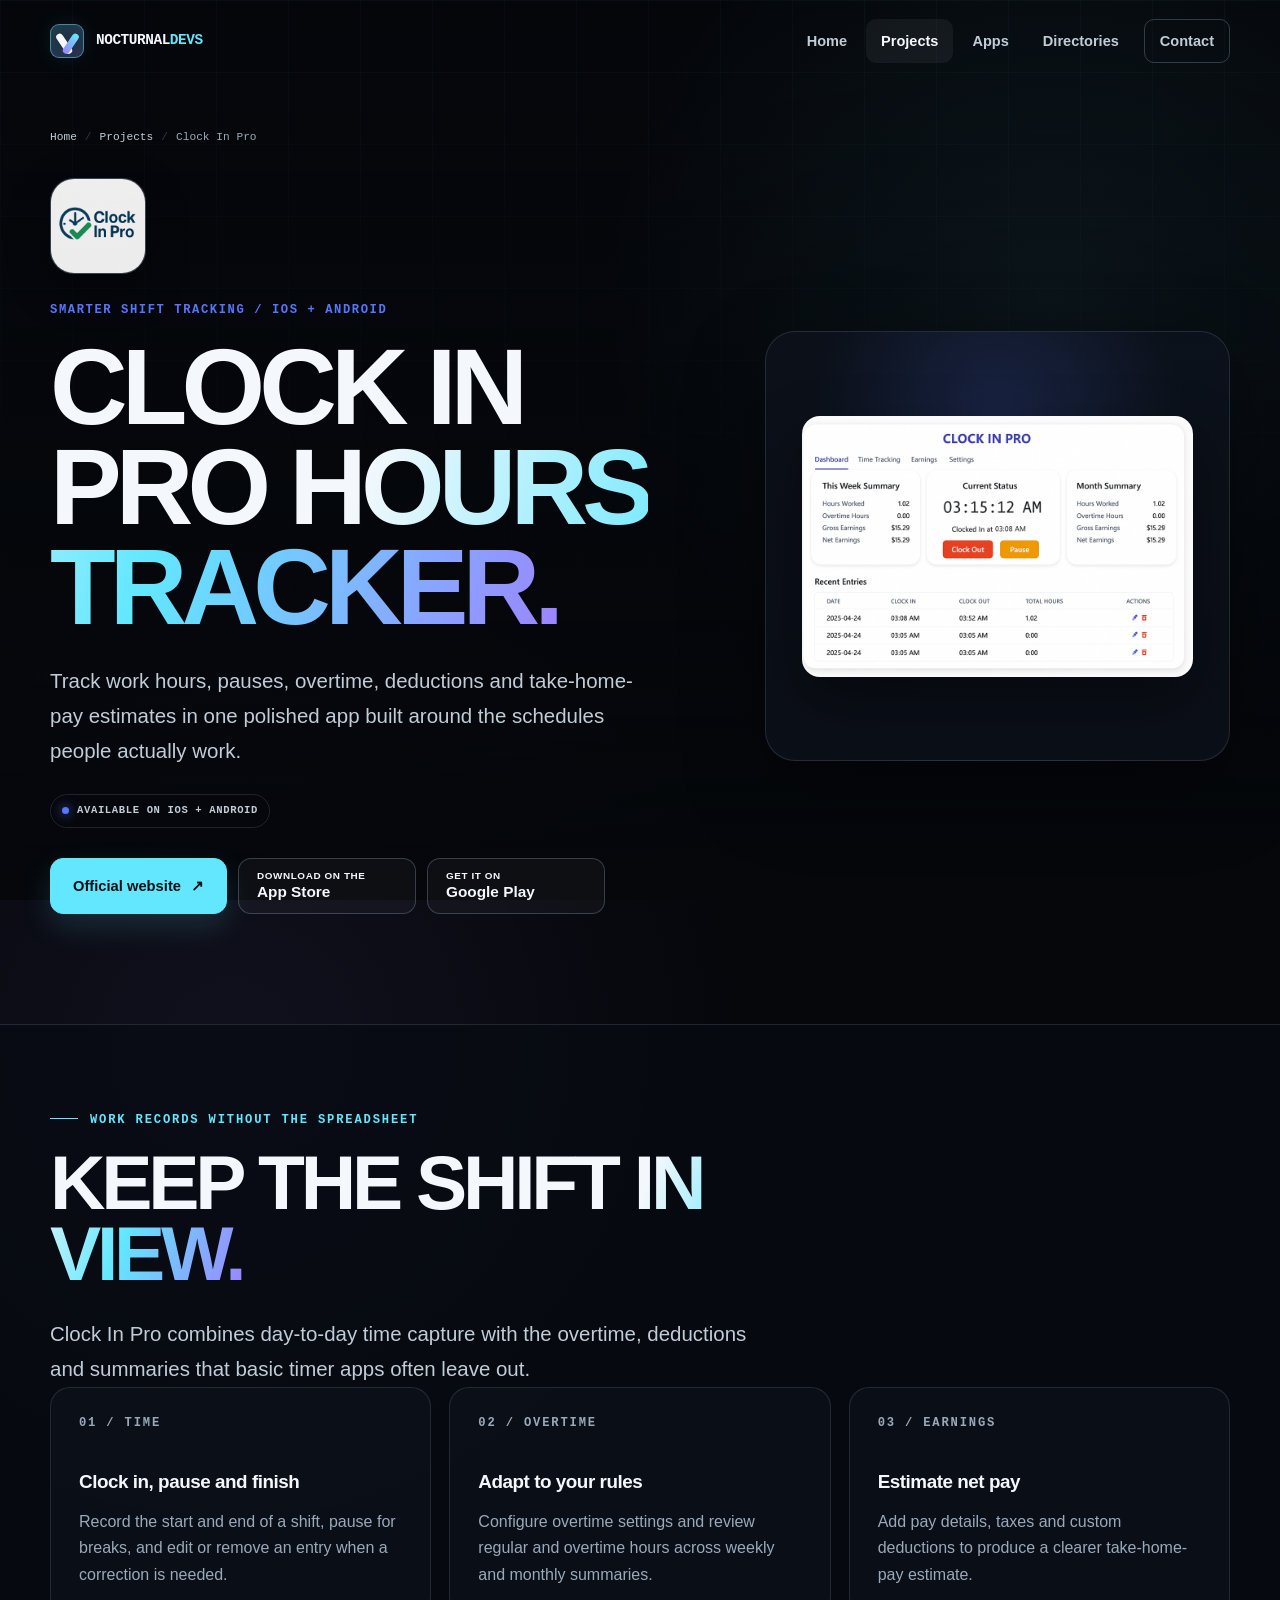
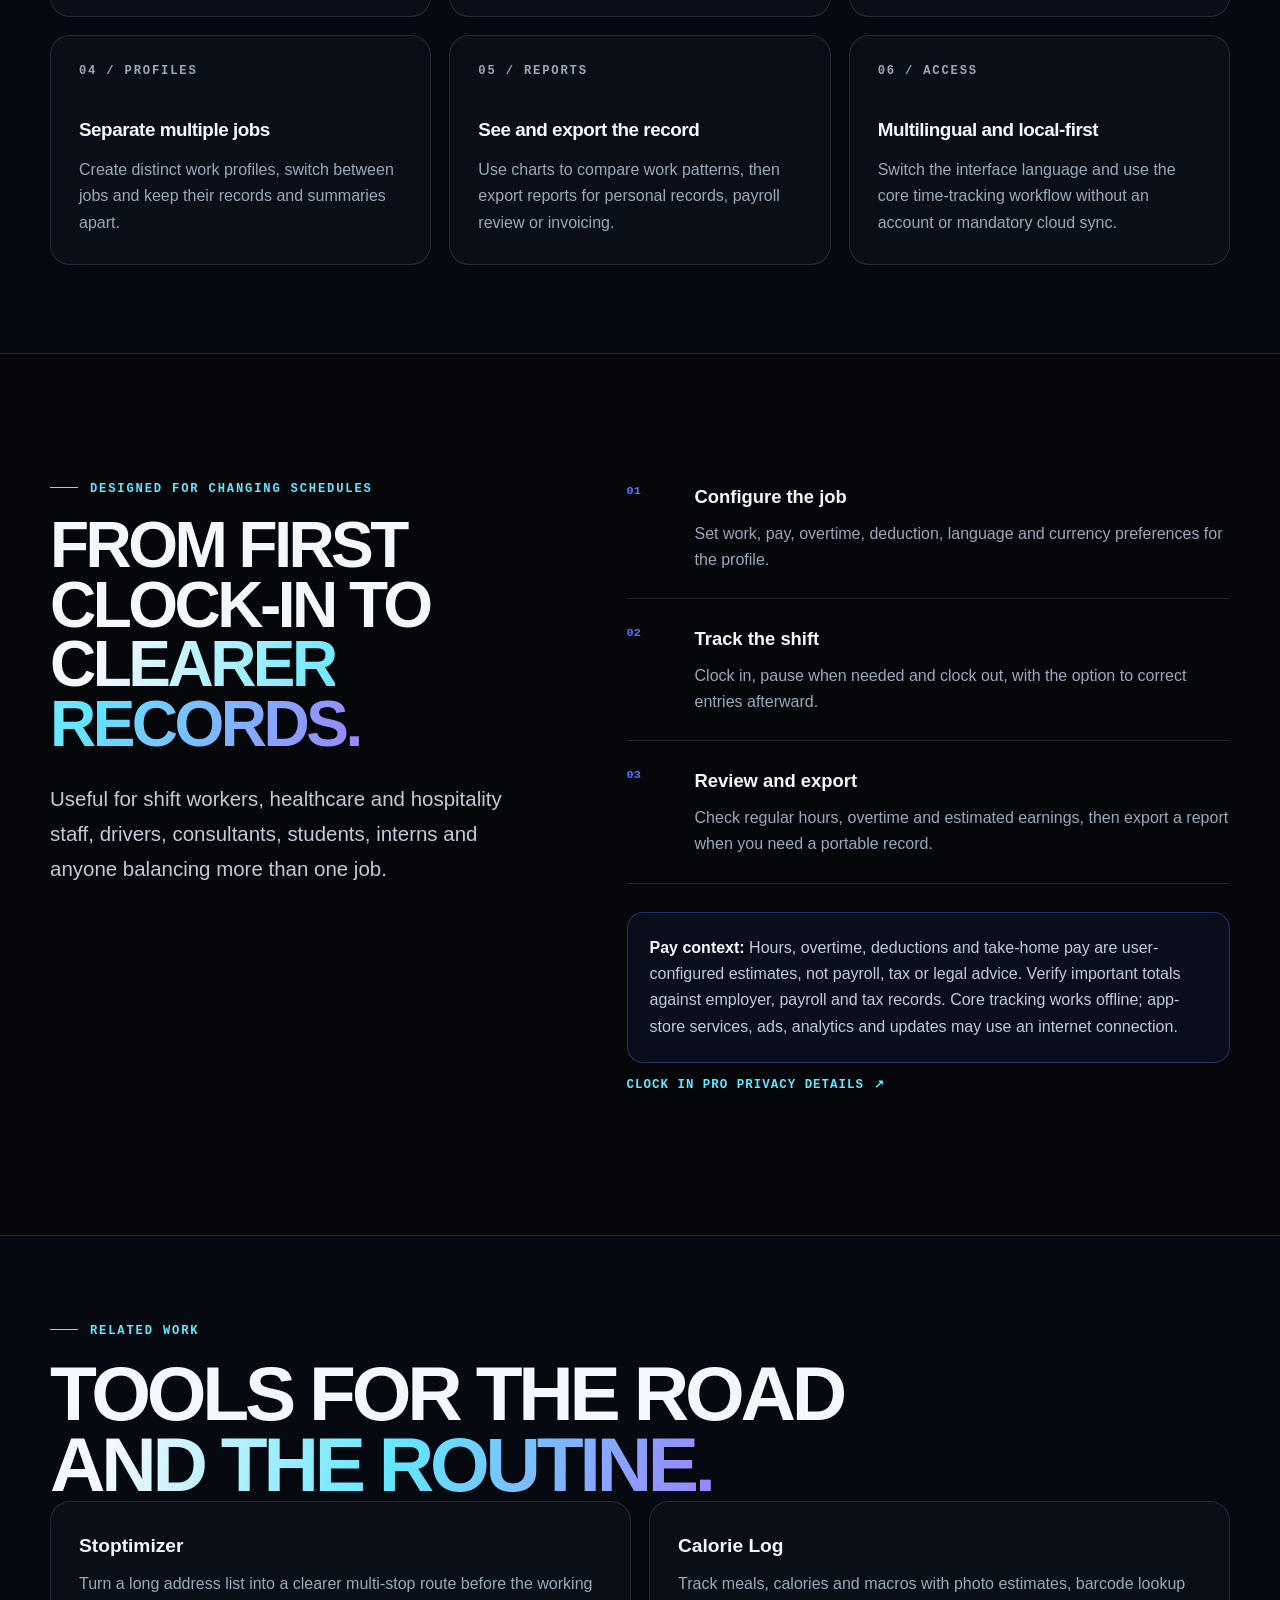
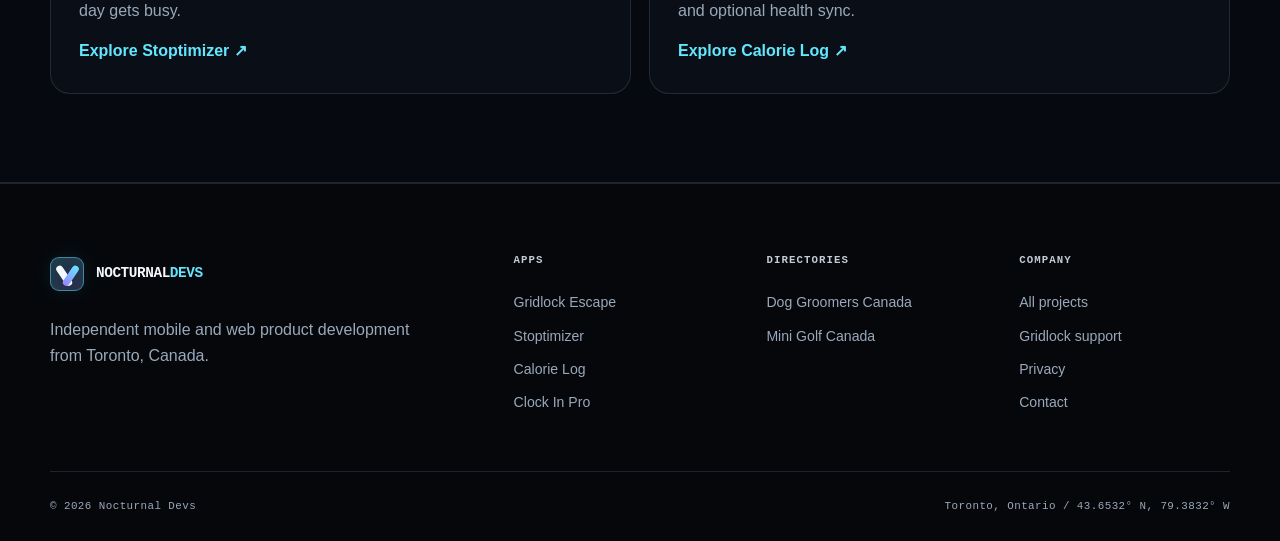
<file: projects/clock-in-pro/index.html>
<!doctype html>
<html lang="en-CA">
<head>
  <meta charset="utf-8">
  <meta name="viewport" content="width=device-width, initial-scale=1">
  <title>Clock In Pro Work Hours Tracker | Nocturnal Devs</title>
  <meta name="description" content="Explore Clock In Pro, a work-hours and timesheet app for tracking shifts, breaks, overtime, deductions and earnings estimates on iOS and Android.">
  <meta name="author" content="Nocturnal Devs">
  <meta name="robots" content="index, follow, max-image-preview:large, max-snippet:-1, max-video-preview:-1">
  <meta name="theme-color" content="#081429">
  <meta name="apple-itunes-app" content="app-id=6760953624">
  <meta name="google-play-app" content="app-id=com.nocturnaldevs.hourstracker">
  <link rel="canonical" href="https://www.nocturnaldevs.com/projects/clock-in-pro/">
  <link rel="icon" href="/assets/projects/clock-in-pro/app-icon.png" type="image/png">
  <link rel="stylesheet" href="/styles.css">
  <meta property="og:site_name" content="Nocturnal Devs">
  <meta property="og:type" content="website">
  <meta property="og:locale" content="en_CA">
  <meta property="og:title" content="Clock In Pro Work Hours Tracker | Nocturnal Devs">
  <meta property="og:description" content="Track shifts, breaks, overtime, deductions and take-home-pay estimates in a multilingual app for iOS and Android.">
  <meta property="og:url" content="https://www.nocturnaldevs.com/projects/clock-in-pro/">
  <meta property="og:image" content="https://www.nocturnaldevs.com/assets/projects/clock-in-pro/screenshot.png">
  <meta property="og:image:width" content="1536">
  <meta property="og:image:height" content="1024">
  <meta property="og:image:alt" content="Clock In Pro work-hours dashboard and timesheet screens">
  <meta name="twitter:card" content="summary_large_image">
  <meta name="twitter:title" content="Clock In Pro Work Hours Tracker | Nocturnal Devs">
  <meta name="twitter:description" content="Smarter shift tracking for work hours, breaks, overtime, deductions and earnings estimates.">
  <meta name="twitter:image" content="https://www.nocturnaldevs.com/assets/projects/clock-in-pro/screenshot.png">
  <meta name="twitter:image:alt" content="Clock In Pro work-hours dashboard and timesheet screens">
  <script type="application/ld+json">
  {
    "@context": "https://schema.org",
    "@graph": [
      {
        "@type": "Organization",
        "@id": "https://www.nocturnaldevs.com/#organization",
        "name": "Nocturnal Devs",
        "url": "https://www.nocturnaldevs.com/"
      },
      {
        "@type": "SoftwareApplication",
        "@id": "https://www.nocturnaldevs.com/projects/clock-in-pro/#software",
        "name": "Clock In Pro",
        "url": "https://www.nocturnaldevs.com/projects/clock-in-pro/",
        "sameAs": "https://www.clockinpro.app/",
        "applicationCategory": "BusinessApplication",
        "operatingSystem": "iOS, Android",
        "description": "A multilingual work-hours and timesheet app for tracking shifts, breaks, overtime, deductions and earnings estimates.",
        "image": "https://www.nocturnaldevs.com/assets/projects/clock-in-pro/app-icon.png",
        "screenshot": "https://www.nocturnaldevs.com/assets/projects/clock-in-pro/screenshot.png",
        "featureList": [
          "Clock-in, clock-out and break tracking",
          "Configurable overtime rules",
          "Tax and custom deduction estimates",
          "Multiple work profiles",
          "Charts and report export",
          "Multilingual interface"
        ],
        "downloadUrl": [
          "https://apps.apple.com/us/app/clock-in-pro/id6760953624",
          "https://play.google.com/store/apps/details?id=com.nocturnaldevs.hourstracker"
        ],
        "publisher": {"@id": "https://www.nocturnaldevs.com/#organization"}
      },
      {
        "@type": "BreadcrumbList",
        "@id": "https://www.nocturnaldevs.com/projects/clock-in-pro/#breadcrumb",
        "itemListElement": [
          {"@type": "ListItem", "position": 1, "name": "Home", "item": "https://www.nocturnaldevs.com/"},
          {"@type": "ListItem", "position": 2, "name": "Projects", "item": "https://www.nocturnaldevs.com/projects/"},
          {"@type": "ListItem", "position": 3, "name": "Clock In Pro", "item": "https://www.nocturnaldevs.com/projects/clock-in-pro/"}
        ]
      }
    ]
  }
  </script>
  <script src="/script.js" defer></script>
</head>
<body style="--product-accent: #5776ff">
  <a class="skip-link" href="#main-content">Skip to main content</a>
  <header class="site-header">
    <div class="container nav-shell">
      <a class="brand" href="/" aria-label="Nocturnal Devs home"><span class="brand-mark" aria-hidden="true"></span><span class="brand-wordmark">NOCTURNAL<span>DEVS</span></span></a>
      <button class="nav-toggle" type="button" aria-expanded="false" aria-controls="primary-navigation" aria-label="Open navigation"><span></span></button>
      <nav class="primary-nav" id="primary-navigation" aria-label="Primary navigation">
        <a href="/">Home</a><a href="/projects/" aria-current="page">Projects</a><a href="/#apps">Apps</a><a href="/#directories">Directories</a><a class="nav-cta" href="/contact/">Contact</a>
      </nav>
    </div>
  </header>

  <main id="main-content">
    <section class="product-hero" aria-labelledby="product-title">
      <div class="container">
        <ol class="breadcrumb" aria-label="Breadcrumb"><li><a href="/">Home</a></li><li><a href="/projects/">Projects</a></li><li aria-current="page">Clock In Pro</li></ol>
        <div class="product-hero-grid">
          <div class="product-hero-copy" data-reveal>
            <div class="product-icon"><img src="/assets/projects/clock-in-pro/app-icon.png" width="512" height="512" alt="Clock In Pro app icon"></div>
            <p class="product-kicker">Smarter shift tracking / iOS + Android</p>
            <h1 class="product-title" id="product-title">Clock In Pro <span class="accent">hours tracker.</span></h1>
            <p class="product-lead">Track work hours, pauses, overtime, deductions and take-home-pay estimates in one polished app built around the schedules people actually work.</p>
            <span class="product-status">Available on iOS + Android</span>
            <div class="store-links" aria-label="Clock In Pro links">
              <a class="button button-primary" href="https://www.clockinpro.app/" target="_blank" rel="noopener noreferrer">Official website <span aria-hidden="true">↗</span></a>
              <a class="button button-store" href="https://apps.apple.com/us/app/clock-in-pro/id6760953624" target="_blank" rel="noopener noreferrer" aria-label="Download Clock In Pro on the App Store"><span><small>Download on the</small><strong>App Store</strong></span></a>
              <a class="button button-store" href="https://play.google.com/store/apps/details?id=com.nocturnaldevs.hourstracker" target="_blank" rel="noopener noreferrer" aria-label="Get Clock In Pro on Google Play"><span><small>Get it on</small><strong>Google Play</strong></span></a>
            </div>
          </div>
          <div class="product-art landscape-art" data-reveal>
            <img src="/assets/projects/clock-in-pro/screenshot.png" width="960" height="640" alt="Clock In Pro dashboard and work-hours tracking screens" fetchpriority="high">
          </div>
        </div>
      </div>
    </section>

    <section class="section-tight surface-section" aria-labelledby="clock-in-pro-features">
      <div class="container">
        <p class="eyebrow">Work records without the spreadsheet</p>
        <h2 class="section-title" id="clock-in-pro-features">Keep the shift <span class="accent">in view.</span></h2>
        <p class="section-lead">Clock In Pro combines day-to-day time capture with the overtime, deductions and summaries that basic timer apps often leave out.</p>
        <div class="feature-grid">
          <article class="feature-card" data-reveal><p class="mono-label">01 / Time</p><h3>Clock in, pause and finish</h3><p>Record the start and end of a shift, pause for breaks, and edit or remove an entry when a correction is needed.</p></article>
          <article class="feature-card" data-reveal><p class="mono-label">02 / Overtime</p><h3>Adapt to your rules</h3><p>Configure overtime settings and review regular and overtime hours across weekly and monthly summaries.</p></article>
          <article class="feature-card" data-reveal><p class="mono-label">03 / Earnings</p><h3>Estimate net pay</h3><p>Add pay details, taxes and custom deductions to produce a clearer take-home-pay estimate.</p></article>
          <article class="feature-card" data-reveal><p class="mono-label">04 / Profiles</p><h3>Separate multiple jobs</h3><p>Create distinct work profiles, switch between jobs and keep their records and summaries apart.</p></article>
          <article class="feature-card" data-reveal><p class="mono-label">05 / Reports</p><h3>See and export the record</h3><p>Use charts to compare work patterns, then export reports for personal records, payroll review or invoicing.</p></article>
          <article class="feature-card" data-reveal><p class="mono-label">06 / Access</p><h3>Multilingual and local-first</h3><p>Switch the interface language and use the core time-tracking workflow without an account or mandatory cloud sync.</p></article>
        </div>
      </div>
    </section>

    <section class="section" aria-labelledby="clock-in-pro-workflow">
      <div class="container split-content">
        <div data-reveal>
          <p class="eyebrow">Designed for changing schedules</p>
          <h2 class="section-title" id="clock-in-pro-workflow">From first clock-in to <span class="accent">clearer records.</span></h2>
          <p class="section-lead">Useful for shift workers, healthcare and hospitality staff, drivers, consultants, students, interns and anyone balancing more than one job.</p>
        </div>
        <div data-reveal>
          <ol class="process-list">
            <li><span class="process-number">01</span><div><h3>Configure the job</h3><p>Set work, pay, overtime, deduction, language and currency preferences for the profile.</p></div></li>
            <li><span class="process-number">02</span><div><h3>Track the shift</h3><p>Clock in, pause when needed and clock out, with the option to correct entries afterward.</p></div></li>
            <li><span class="process-number">03</span><div><h3>Review and export</h3><p>Check regular hours, overtime and estimated earnings, then export a report when you need a portable record.</p></div></li>
          </ol>
          <aside class="notice-panel"><strong>Pay context:</strong> Hours, overtime, deductions and take-home pay are user-configured estimates, not payroll, tax or legal advice. Verify important totals against employer, payroll and tax records. Core tracking works offline; app-store services, ads, analytics and updates may use an internet connection.</aside>
          <a class="text-link" href="https://www.clockinpro.app/privacy.html" target="_blank" rel="noopener noreferrer">Clock In Pro privacy details</a>
        </div>
      </div>
    </section>

    <section class="section-tight surface-section" aria-labelledby="clock-in-pro-related">
      <div class="container">
        <p class="eyebrow">Related work</p>
        <h2 class="section-title" id="clock-in-pro-related">Tools for the road <span class="accent">and the routine.</span></h2>
        <div class="support-grid">
          <article class="contact-card" data-reveal><h3>Stoptimizer</h3><p>Turn a long address list into a clearer multi-stop route before the working day gets busy.</p><a href="/projects/stoptimizer/">Explore Stoptimizer ↗</a></article>
          <article class="contact-card" data-reveal><h3>Calorie Log</h3><p>Track meals, calories and macros with photo estimates, barcode lookup and optional health sync.</p><a href="/projects/calorie-log/">Explore Calorie Log ↗</a></article>
        </div>
      </div>
    </section>
  </main>

  <footer class="site-footer">
    <div class="container footer-top">
      <div class="footer-intro"><a class="brand" href="/"><span class="brand-mark" aria-hidden="true"></span><span class="brand-wordmark">NOCTURNAL<span>DEVS</span></span></a><p>Independent mobile and web product development from Toronto, Canada.</p></div>
      <nav class="footer-group" aria-label="App projects"><h2>Apps</h2><a href="/projects/gridlock-escape/">Gridlock Escape</a><a href="/projects/stoptimizer/">Stoptimizer</a><a href="/projects/calorie-log/">Calorie Log</a><a href="/projects/clock-in-pro/">Clock In Pro</a></nav>
      <nav class="footer-group" aria-label="Directory projects"><h2>Directories</h2><a href="/projects/dog-groomers-canada/">Dog Groomers Canada</a><a href="/projects/mini-golf-canada/">Mini Golf Canada</a></nav>
      <nav class="footer-group" aria-label="Company links"><h2>Company</h2><a href="/projects/">All projects</a><a href="/support/gridlock-escape/">Gridlock support</a><a href="/privacy-policy/">Privacy</a><a href="/contact/">Contact</a></nav>
    </div>
    <div class="container footer-bottom"><span>© <span data-current-year>2026</span> Nocturnal Devs</span><span>Toronto, Ontario / 43.6532° N, 79.3832° W</span></div>
  </footer>
</body>
</html>
</file>
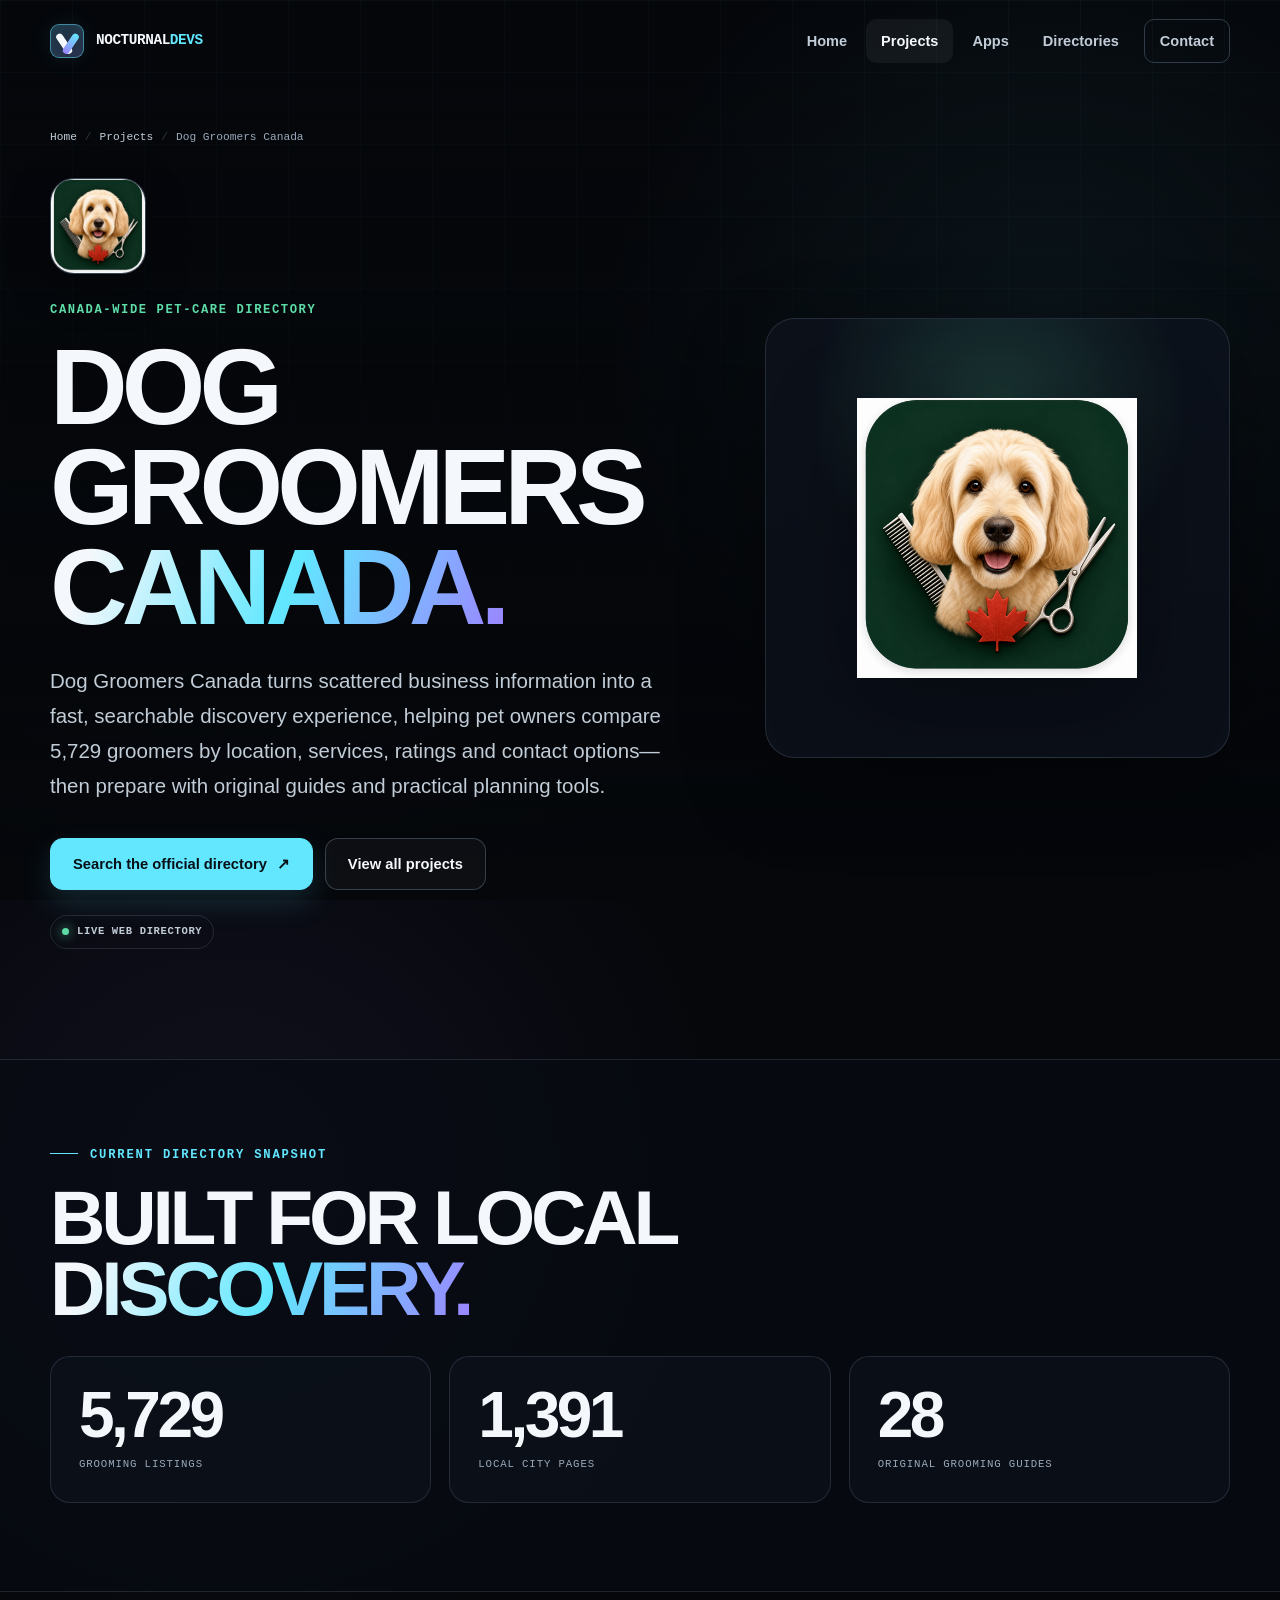
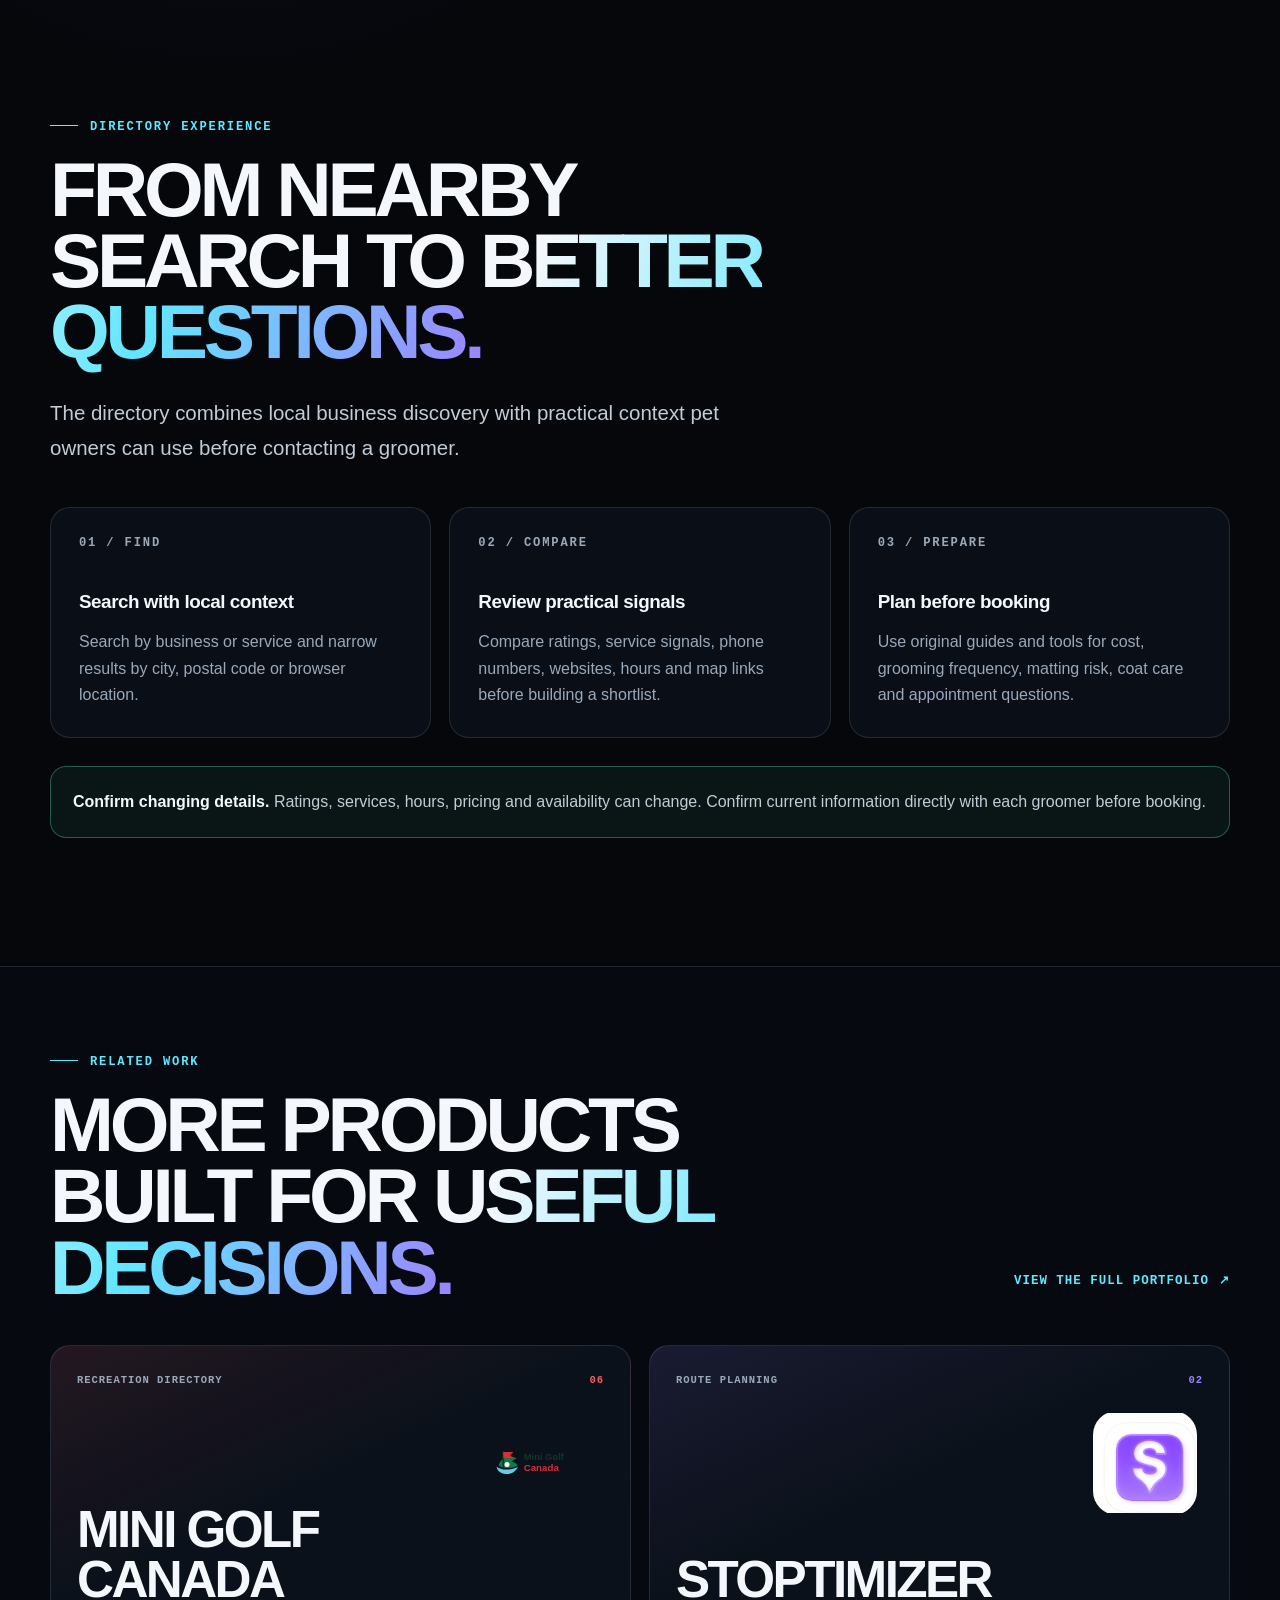
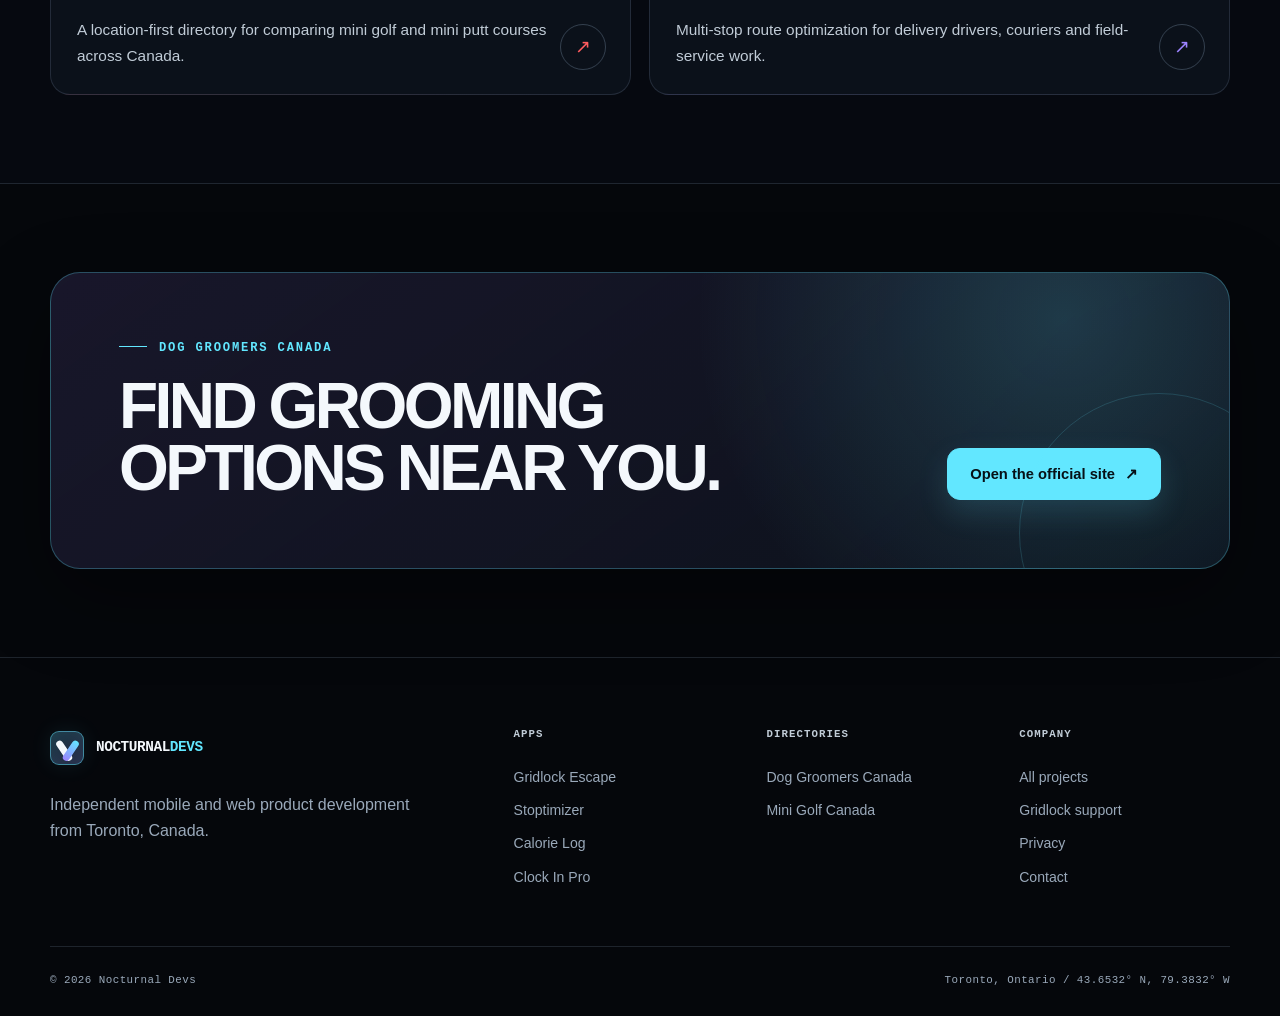
<file: projects/dog-groomers-canada/index.html>
<!doctype html>
<html lang="en-CA">
<head>
  <meta charset="utf-8">
  <meta name="viewport" content="width=device-width, initial-scale=1">
  <title>Dog Groomers Canada Directory | Nocturnal Devs</title>
  <meta name="description" content="Explore Dog Groomers Canada, a searchable directory of 5,729 groomers with local city pages, ratings, contact details, guides and planning tools.">
  <meta name="robots" content="index,follow,max-image-preview:large">
  <meta name="theme-color" content="#05070b">
  <link rel="icon" href="/assets/projects/dog-groomers-canada/logo.png" type="image/png">
  <link rel="canonical" href="https://www.nocturnaldevs.com/projects/dog-groomers-canada/">
  <link rel="stylesheet" href="/styles.css">
  <meta property="og:site_name" content="Nocturnal Devs">
  <meta property="og:type" content="website">
  <meta property="og:locale" content="en_CA">
  <meta property="og:title" content="Dog Groomers Canada Directory | Nocturnal Devs">
  <meta property="og:description" content="A Canada-wide grooming directory with 5,729 listings, 1,391 city pages, original guides and practical planning tools.">
  <meta property="og:url" content="https://www.nocturnaldevs.com/projects/dog-groomers-canada/">
  <meta property="og:image" content="https://www.nocturnaldevs.com/assets/projects/dog-groomers-canada/logo.png">
  <meta property="og:image:width" content="512">
  <meta property="og:image:height" content="512">
  <meta property="og:image:alt" content="Dog Groomers Canada logo">
  <meta name="twitter:card" content="summary">
  <meta name="twitter:title" content="Dog Groomers Canada Directory | Nocturnal Devs">
  <meta name="twitter:description" content="Searchable local grooming discovery, original guides and practical owner tools across Canada.">
  <meta name="twitter:image" content="https://www.nocturnaldevs.com/assets/projects/dog-groomers-canada/logo.png">
  <script type="application/ld+json">
  {
    "@context": "https://schema.org",
    "@graph": [
      {
        "@type": "WebPage",
        "@id": "https://www.nocturnaldevs.com/projects/dog-groomers-canada/#webpage",
        "url": "https://www.nocturnaldevs.com/projects/dog-groomers-canada/",
        "name": "Dog Groomers Canada Directory | Nocturnal Devs",
        "description": "A Nocturnal Devs project page for Dog Groomers Canada, a Canada-wide grooming directory with local discovery pages, guides and planning tools.",
        "isPartOf": {"@id": "https://www.nocturnaldevs.com/#website"},
        "mainEntity": {"@id": "https://doggroomerscanada.ca/#website"},
        "breadcrumb": {"@id": "https://www.nocturnaldevs.com/projects/dog-groomers-canada/#breadcrumb"},
        "primaryImageOfPage": {
          "@type": "ImageObject",
          "url": "https://www.nocturnaldevs.com/assets/projects/dog-groomers-canada/logo.png",
          "width": 512,
          "height": 512
        },
        "inLanguage": "en-CA"
      },
      {
        "@type": "WebSite",
        "@id": "https://doggroomerscanada.ca/#website",
        "url": "https://doggroomerscanada.ca/",
        "name": "Dog Groomers Canada",
        "description": "A Canada-wide directory of dog grooming businesses with local pages, original grooming guides and planning tools.",
        "creator": {"@id": "https://www.nocturnaldevs.com/#organization"},
        "potentialAction": {
          "@type": "SearchAction",
          "target": "https://doggroomerscanada.ca/search/?q={search_term_string}",
          "query-input": "required name=search_term_string"
        },
        "inLanguage": "en-CA"
      },
      {
        "@type": "BreadcrumbList",
        "@id": "https://www.nocturnaldevs.com/projects/dog-groomers-canada/#breadcrumb",
        "itemListElement": [
          {"@type":"ListItem","position":1,"name":"Home","item":"https://www.nocturnaldevs.com/"},
          {"@type":"ListItem","position":2,"name":"Projects","item":"https://www.nocturnaldevs.com/projects/"},
          {"@type":"ListItem","position":3,"name":"Dog Groomers Canada","item":"https://www.nocturnaldevs.com/projects/dog-groomers-canada/"}
        ]
      }
    ]
  }
  </script>
  <script src="/script.js" defer></script>
</head>
<body>
  <a class="skip-link" href="#main-content">Skip to main content</a>
  <header class="site-header">
    <div class="container nav-shell">
      <a class="brand" href="/" aria-label="Nocturnal Devs home"><span class="brand-mark" aria-hidden="true"></span><span class="brand-wordmark">NOCTURNAL<span>DEVS</span></span></a>
      <button class="nav-toggle" type="button" aria-expanded="false" aria-controls="primary-navigation" aria-label="Open navigation"><span></span></button>
      <nav class="primary-nav" id="primary-navigation" aria-label="Primary navigation">
        <a href="/">Home</a><a href="/projects/" aria-current="page">Projects</a><a href="/#apps">Apps</a><a href="/#directories">Directories</a><a class="nav-cta" href="/contact/">Contact</a>
      </nav>
    </div>
  </header>

  <main id="main-content" style="--product-accent: #5edca8">
    <section class="product-hero">
      <div class="container product-hero-grid">
        <div class="product-hero-copy" data-reveal>
          <ol class="breadcrumb" aria-label="Breadcrumb"><li><a href="/">Home</a></li><li><a href="/projects/">Projects</a></li><li aria-current="page">Dog Groomers Canada</li></ol>
          <div class="product-icon"><img src="/assets/projects/dog-groomers-canada/logo.png" width="512" height="512" alt="Dog Groomers Canada logo"></div>
          <p class="product-kicker">Canada-wide pet-care directory</p>
          <h1 class="product-title">Dog Groomers <span class="accent">Canada.</span></h1>
          <p class="product-lead">Dog Groomers Canada turns scattered business information into a fast, searchable discovery experience, helping pet owners compare 5,729 groomers by location, services, ratings and contact options—then prepare with original guides and practical planning tools.</p>
          <div class="button-row">
            <a class="button button-primary" href="https://doggroomerscanada.ca/" target="_blank" rel="noopener noreferrer">Search the official directory <span aria-hidden="true">↗</span></a>
            <a class="button" href="/projects/">View all projects</a>
          </div>
          <span class="product-status">Live web directory</span>
        </div>
        <div class="product-art logo-art" data-reveal>
          <img src="/assets/projects/dog-groomers-canada/logo.png" width="512" height="512" alt="Dog Groomers Canada maple-leaf and dog logo">
        </div>
      </div>
    </section>

    <section class="section-tight surface-section" aria-labelledby="dog-metrics-title">
      <div class="container">
        <div data-reveal>
          <p class="eyebrow">Current directory snapshot</p>
          <h2 class="section-title" id="dog-metrics-title">Built for local <span class="accent">discovery.</span></h2>
        </div>
        <div class="metric-grid">
          <article class="metric-card" data-reveal><strong>5,729</strong><span>Grooming listings</span></article>
          <article class="metric-card" data-reveal><strong>1,391</strong><span>Local city pages</span></article>
          <article class="metric-card" data-reveal><strong>28</strong><span>Original grooming guides</span></article>
        </div>
      </div>
    </section>

    <section class="section" aria-labelledby="dog-features-title">
      <div class="container">
        <div class="section-heading-row" data-reveal>
          <div>
            <p class="eyebrow">Directory experience</p>
            <h2 class="section-title" id="dog-features-title">From nearby search to <span class="accent">better questions.</span></h2>
            <p class="section-lead">The directory combines local business discovery with practical context pet owners can use before contacting a groomer.</p>
          </div>
        </div>
        <div class="feature-grid">
          <article class="feature-card" data-reveal><p class="mono-label">01 / Find</p><h3>Search with local context</h3><p>Search by business or service and narrow results by city, postal code or browser location.</p></article>
          <article class="feature-card" data-reveal><p class="mono-label">02 / Compare</p><h3>Review practical signals</h3><p>Compare ratings, service signals, phone numbers, websites, hours and map links before building a shortlist.</p></article>
          <article class="feature-card" data-reveal><p class="mono-label">03 / Prepare</p><h3>Plan before booking</h3><p>Use original guides and tools for cost, grooming frequency, matting risk, coat care and appointment questions.</p></article>
        </div>
        <aside class="notice-panel" data-reveal aria-label="Directory accuracy note"><strong>Confirm changing details.</strong> Ratings, services, hours, pricing and availability can change. Confirm current information directly with each groomer before booking.</aside>
      </div>
    </section>

    <section class="section-tight surface-section" aria-labelledby="dog-related-title">
      <div class="container">
        <div class="section-heading-row" data-reveal>
          <div><p class="eyebrow">Related work</p><h2 class="section-title" id="dog-related-title">More products built for <span class="accent">useful decisions.</span></h2></div>
          <a class="text-link" href="/projects/">View the full portfolio</a>
        </div>
        <div class="project-grid">
          <a class="project-card wide" style="--card-rgb: 255, 91, 94" href="/projects/mini-golf-canada/" data-reveal>
            <div class="project-card-content"><div class="project-meta"><span>Recreation directory</span><span class="project-index">06</span></div><h3>Mini Golf Canada</h3><p>A location-first directory for comparing mini golf and mini putt courses across Canada.</p></div>
            <div class="project-visual"><img src="/assets/projects/mini-golf-canada/logo.svg" width="512" height="512" alt="Mini Golf Canada logo" loading="lazy"></div><span class="project-card-arrow" aria-hidden="true">↗</span>
          </a>
          <a class="project-card wide" style="--card-rgb: 156, 131, 255" href="/projects/stoptimizer/" data-reveal>
            <div class="project-card-content"><div class="project-meta"><span>Route planning</span><span class="project-index">02</span></div><h3>Stoptimizer</h3><p>Multi-stop route optimization for delivery drivers, couriers and field-service work.</p></div>
            <div class="project-visual"><img src="/assets/projects/stoptimizer/logo.png" width="136" height="132" alt="Stoptimizer logo" loading="lazy"></div><span class="project-card-arrow" aria-hidden="true">↗</span>
          </a>
        </div>
      </div>
    </section>

    <section class="section-tight">
      <div class="container cta-panel" data-reveal>
        <div><p class="eyebrow">Dog Groomers Canada</p><h2>Find grooming options near you.</h2></div>
        <a class="button button-primary" href="https://doggroomerscanada.ca/" target="_blank" rel="noopener noreferrer">Open the official site <span aria-hidden="true">↗</span></a>
      </div>
    </section>
  </main>

  <footer class="site-footer">
    <div class="container footer-top">
      <div class="footer-intro"><a class="brand" href="/" aria-label="Nocturnal Devs home"><span class="brand-mark" aria-hidden="true"></span><span class="brand-wordmark">NOCTURNAL<span>DEVS</span></span></a><p>Independent mobile and web product development from Toronto, Canada.</p></div>
      <nav class="footer-group" aria-label="App projects"><h2>Apps</h2><a href="/projects/gridlock-escape/">Gridlock Escape</a><a href="/projects/stoptimizer/">Stoptimizer</a><a href="/projects/calorie-log/">Calorie Log</a><a href="/projects/clock-in-pro/">Clock In Pro</a></nav>
      <nav class="footer-group" aria-label="Directory projects"><h2>Directories</h2><a href="/projects/dog-groomers-canada/" aria-current="page">Dog Groomers Canada</a><a href="/projects/mini-golf-canada/">Mini Golf Canada</a></nav>
      <nav class="footer-group" aria-label="Company links"><h2>Company</h2><a href="/projects/">All projects</a><a href="/support/gridlock-escape/">Gridlock support</a><a href="/privacy-policy/">Privacy</a><a href="/contact/">Contact</a></nav>
    </div>
    <div class="container footer-bottom"><span>© <span data-current-year>2026</span> Nocturnal Devs</span><span>Toronto, Ontario / 43.6532° N, 79.3832° W</span></div>
  </footer>
</body>
</html>
</file>
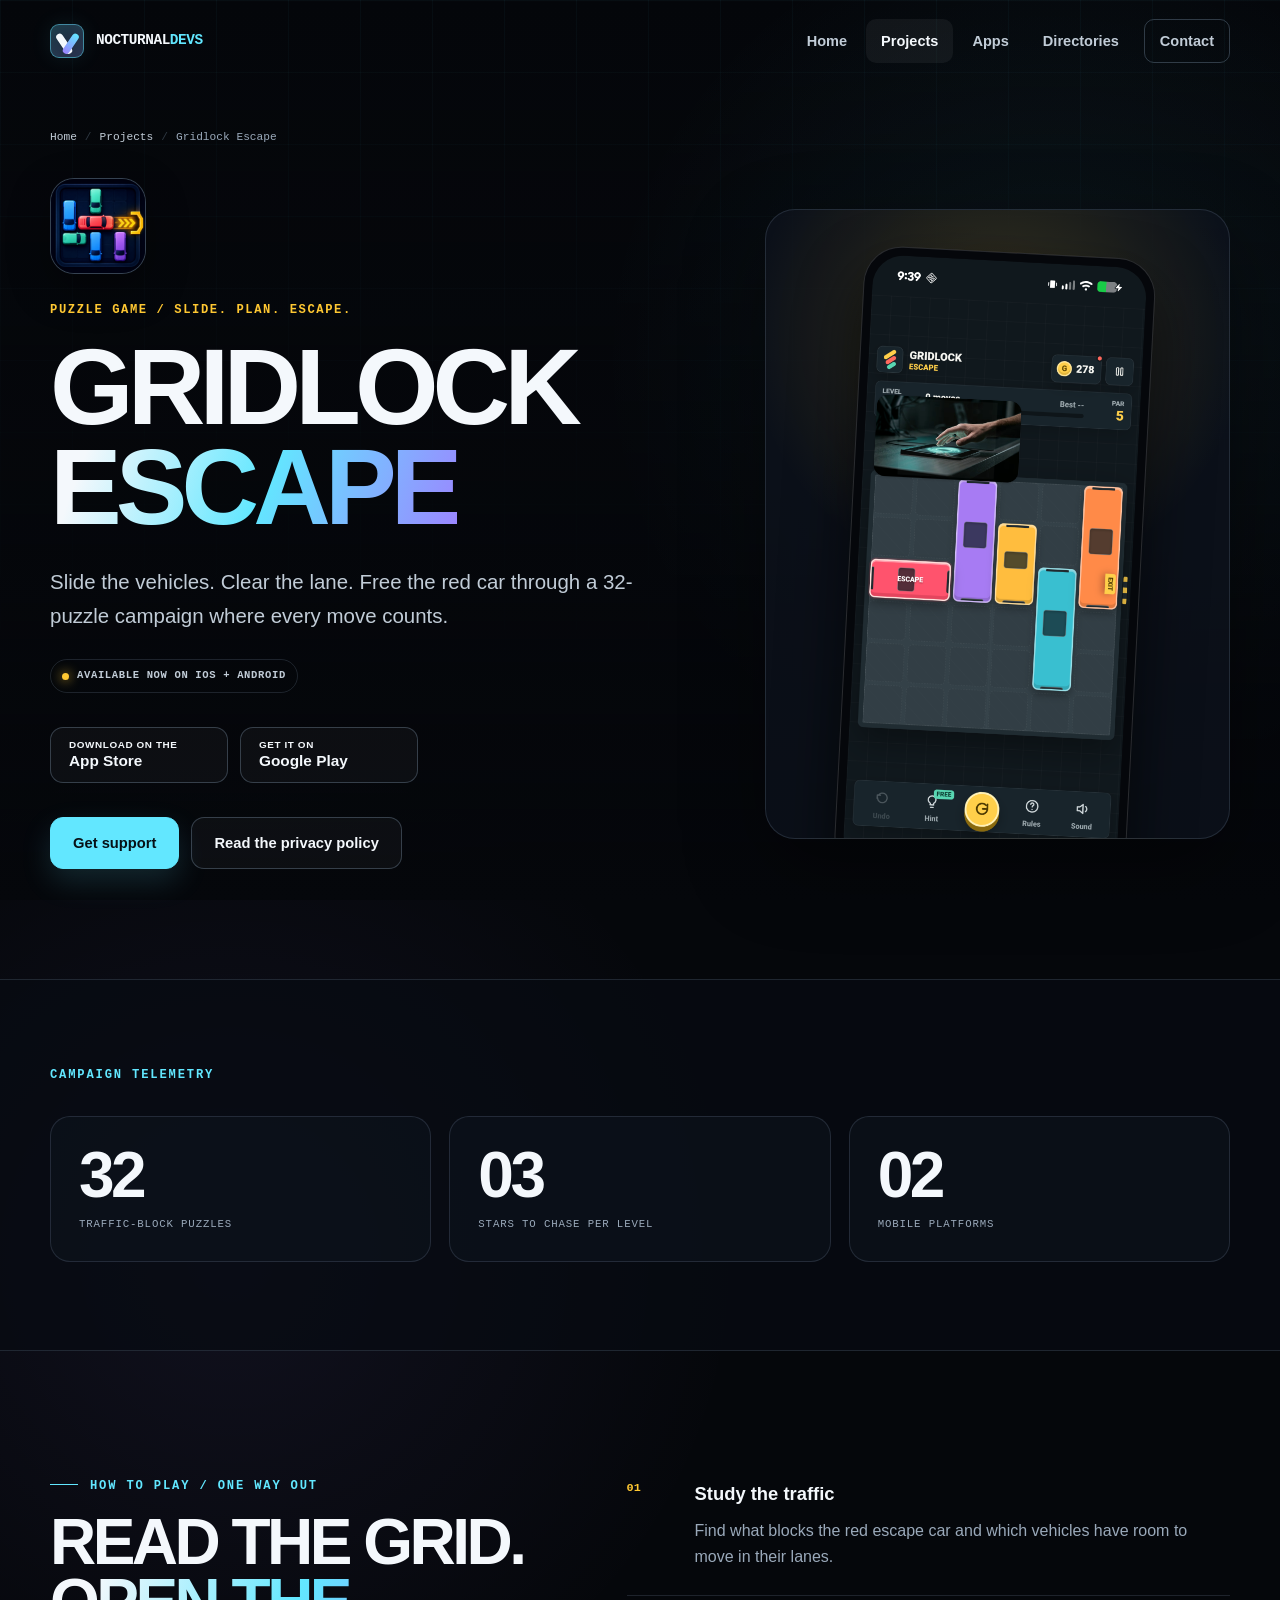
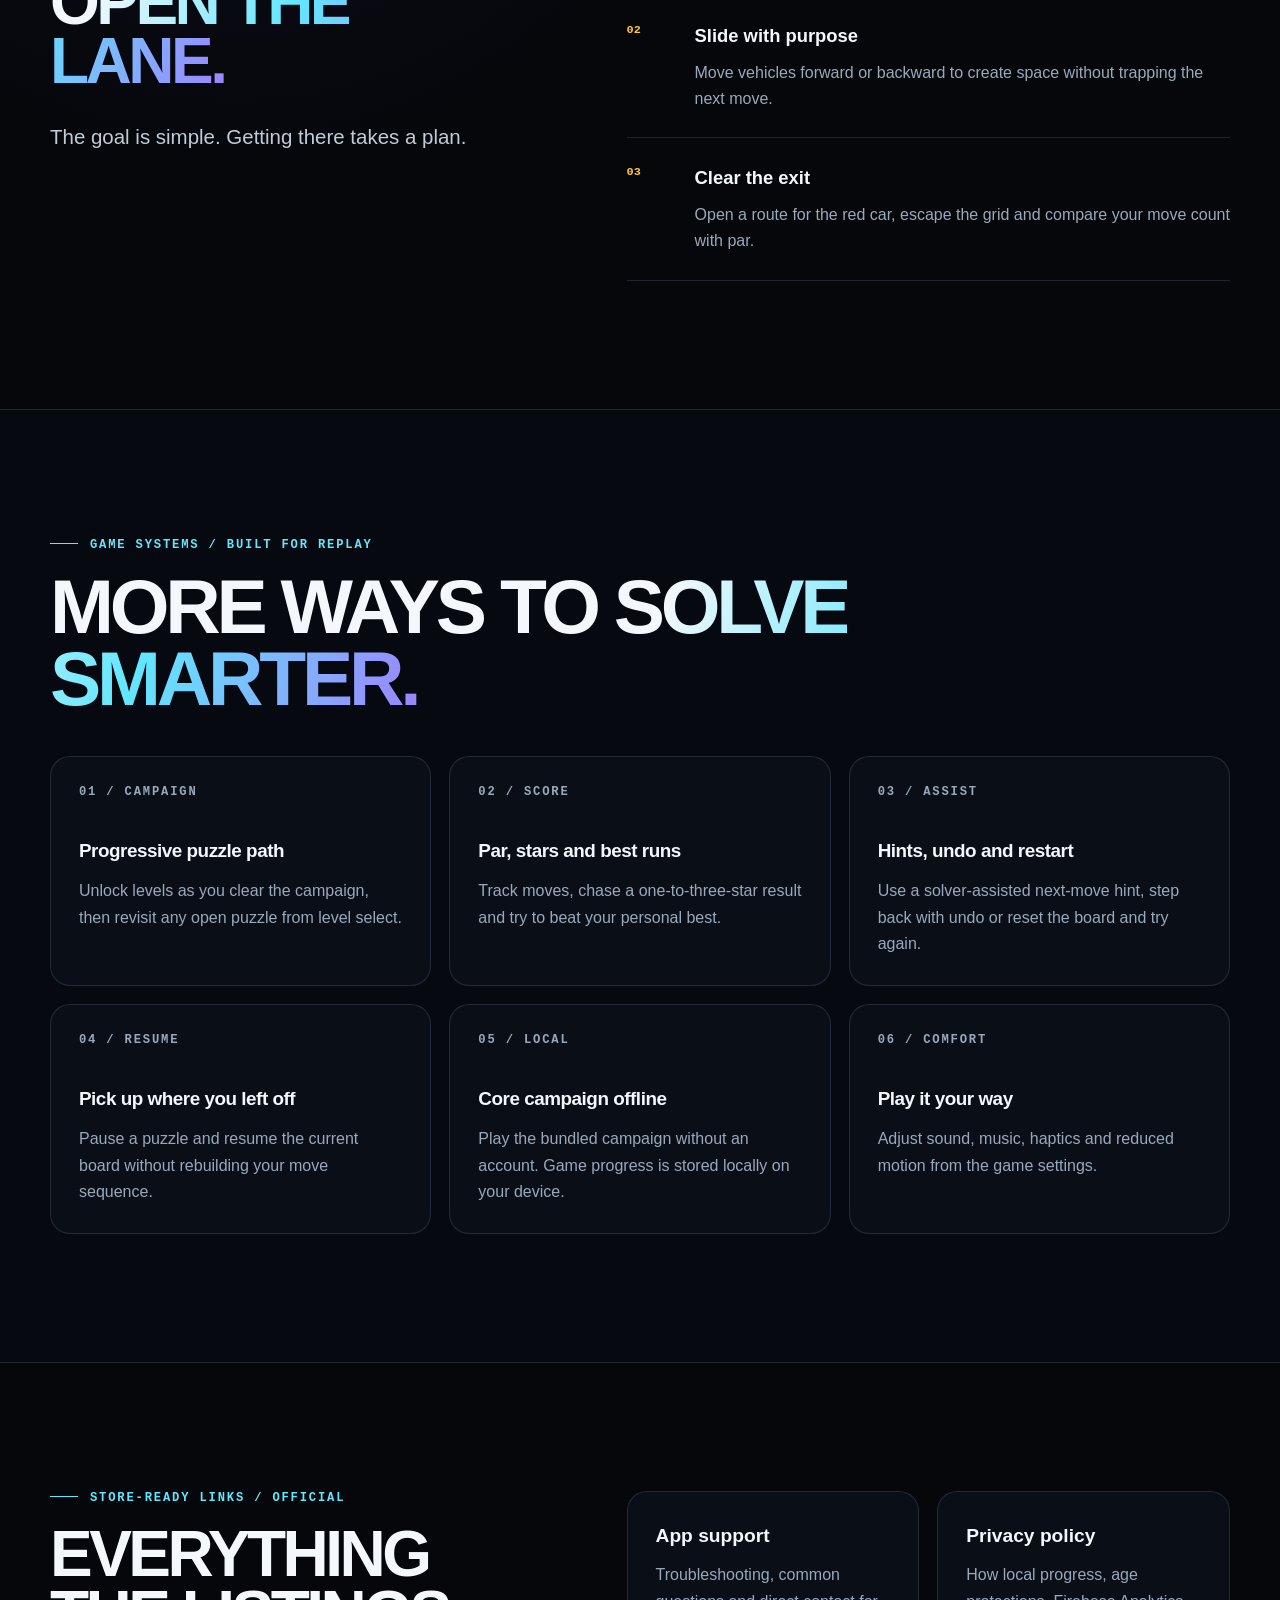
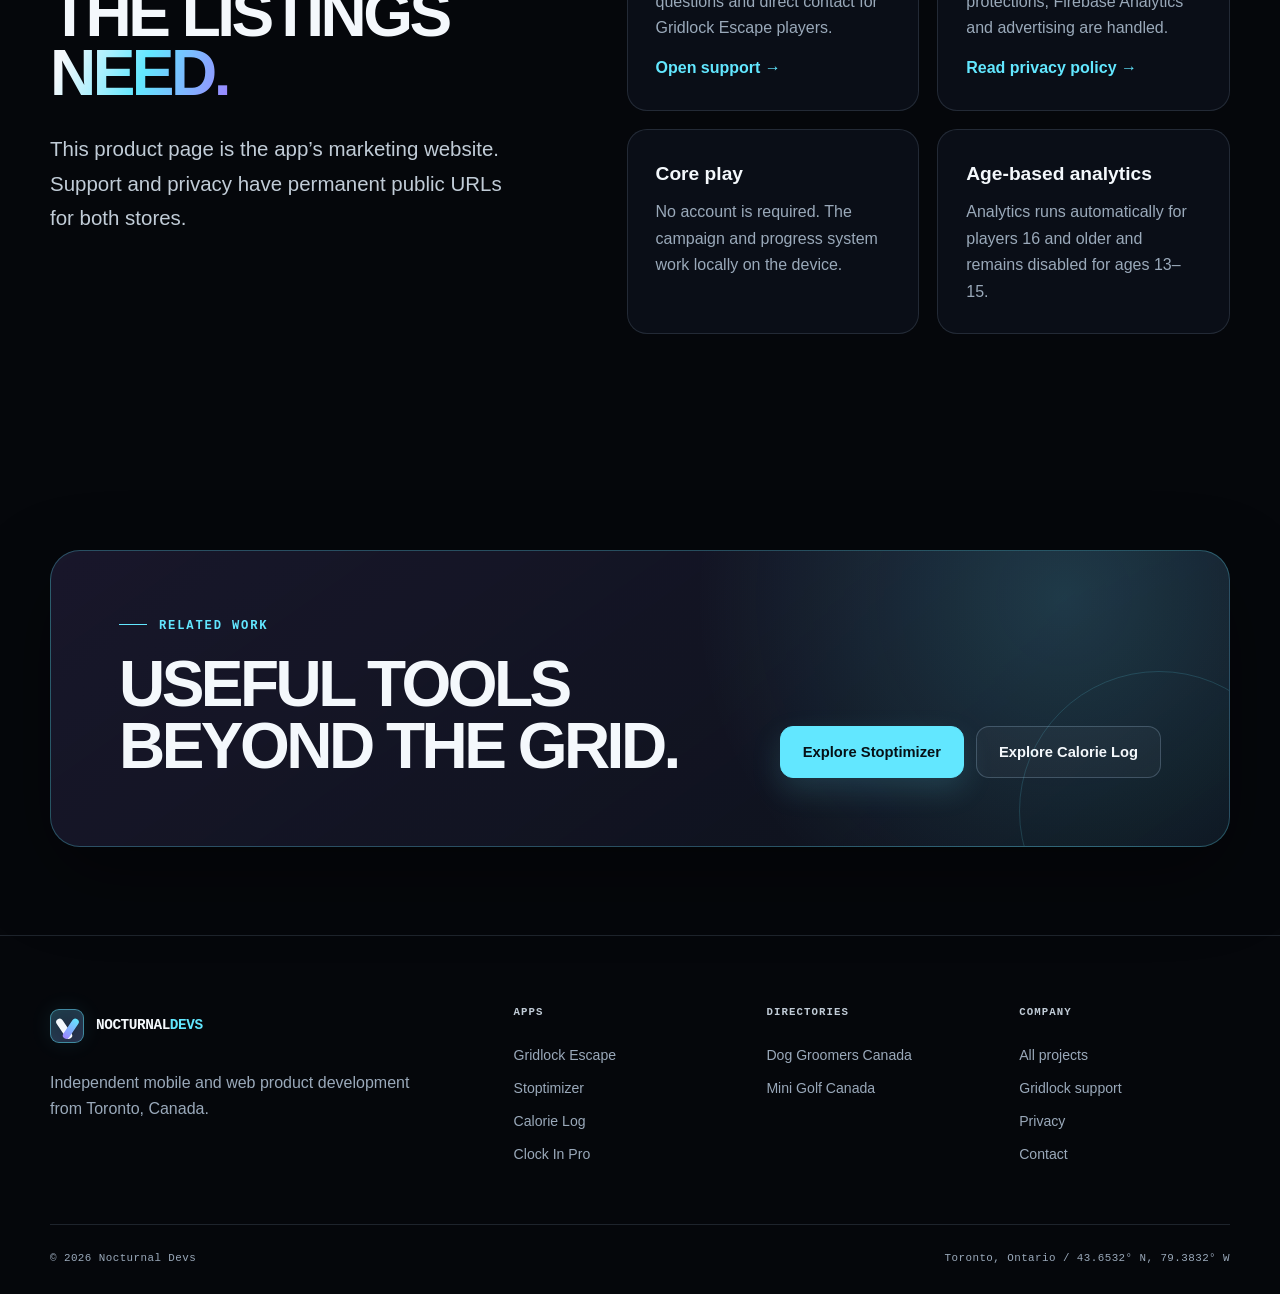
<file: projects/gridlock-escape/index.html>
<!doctype html>
<html lang="en-CA">
<head>
  <meta charset="utf-8">
  <meta name="viewport" content="width=device-width, initial-scale=1">
  <title>Gridlock Escape Puzzle Game | Nocturnal Devs</title>
  <meta name="description" content="Download Gridlock Escape on iOS or Android. Plan each move, slide vehicles and clear the exit through a 32-puzzle traffic-block campaign.">
  <meta name="theme-color" content="#07101d">
  <link rel="icon" href="/assets/projects/gridlock-escape/app-icon.png" type="image/png">
  <link rel="canonical" href="https://www.nocturnaldevs.com/projects/gridlock-escape/">
  <link rel="stylesheet" href="/styles.css">
  <meta property="og:site_name" content="Nocturnal Devs"><meta property="og:type" content="website"><meta property="og:locale" content="en_CA">
  <meta property="og:title" content="Gridlock Escape | Slide. Plan. Escape.">
  <meta property="og:description" content="Gridlock Escape is now available on iOS and Android. Clear the lane and free the red car through 32 traffic-block puzzles.">
  <meta property="og:url" content="https://www.nocturnaldevs.com/projects/gridlock-escape/">
  <meta property="og:image" content="https://www.nocturnaldevs.com/assets/brand/nocturnal-devs-og.png">
  <meta property="og:image:width" content="1200"><meta property="og:image:height" content="630"><meta property="og:image:alt" content="Gridlock Escape puzzle game by Nocturnal Devs">
  <meta name="twitter:card" content="summary_large_image">
  <script type="application/ld+json">
  {
    "@context":"https://schema.org",
    "@graph":[
      {"@type":"Organization","@id":"https://www.nocturnaldevs.com/#organization","name":"Nocturnal Devs","url":"https://www.nocturnaldevs.com/"},
      {"@type":"WebPage","@id":"https://www.nocturnaldevs.com/projects/gridlock-escape/#webpage","url":"https://www.nocturnaldevs.com/projects/gridlock-escape/","name":"Gridlock Escape Puzzle Game | Nocturnal Devs","isPartOf":{"@id":"https://www.nocturnaldevs.com/#website"},"mainEntity":{"@id":"https://www.nocturnaldevs.com/projects/gridlock-escape/#app"}},
      {"@type":"SoftwareApplication","@id":"https://www.nocturnaldevs.com/projects/gridlock-escape/#app","name":"Gridlock Escape","description":"A traffic-block sliding puzzle game with a 32-level campaign, par targets, hints and locally stored progress.","applicationCategory":"GameApplication","operatingSystem":["Android","iOS"],"publisher":{"@id":"https://www.nocturnaldevs.com/#organization"},"image":"https://www.nocturnaldevs.com/assets/projects/gridlock-escape/app-icon.png","downloadUrl":["https://apps.apple.com/us/app/gridlock-escape/id6792983920","https://play.google.com/store/apps/details?id=com.omarbernard.gridlockescape&hl=en"],"sameAs":["https://apps.apple.com/us/app/gridlock-escape/id6792983920","https://play.google.com/store/apps/details?id=com.omarbernard.gridlockescape&hl=en"]},
      {"@type":"BreadcrumbList","itemListElement":[{"@type":"ListItem","position":1,"name":"Home","item":"https://www.nocturnaldevs.com/"},{"@type":"ListItem","position":2,"name":"Projects","item":"https://www.nocturnaldevs.com/projects/"},{"@type":"ListItem","position":3,"name":"Gridlock Escape","item":"https://www.nocturnaldevs.com/projects/gridlock-escape/"}]}
    ]
  }
  </script>
  <script src="/script.js" defer></script>
</head>
<body style="--product-accent: #ffc832">
  <a class="skip-link" href="#main-content">Skip to main content</a>
  <header class="site-header">
    <div class="container nav-shell">
      <a class="brand" href="/" aria-label="Nocturnal Devs home"><span class="brand-mark" aria-hidden="true"></span><span class="brand-wordmark">NOCTURNAL<span>DEVS</span></span></a>
      <button class="nav-toggle" type="button" aria-expanded="false" aria-controls="primary-navigation" aria-label="Open navigation"><span></span></button>
      <nav class="primary-nav" id="primary-navigation" aria-label="Primary navigation"><a href="/">Home</a><a href="/projects/" aria-current="page">Projects</a><a href="/#apps">Apps</a><a href="/#directories">Directories</a><a class="nav-cta" href="/contact/">Contact</a></nav>
    </div>
  </header>

  <main id="main-content">
    <section class="product-hero">
      <div class="container">
        <ol class="breadcrumb" aria-label="Breadcrumb"><li><a href="/">Home</a></li><li><a href="/projects/">Projects</a></li><li aria-current="page">Gridlock Escape</li></ol>
        <div class="product-hero-grid">
          <div class="product-hero-copy" data-reveal>
            <div class="product-icon"><img src="/assets/projects/gridlock-escape/app-icon.png" width="512" height="512" alt="Gridlock Escape app icon"></div>
            <p class="product-kicker">Puzzle game / Slide. Plan. Escape.</p>
            <h1 class="product-title">Gridlock <span class="accent">Escape</span></h1>
            <p class="product-lead">Slide the vehicles. Clear the lane. Free the red car through a 32-puzzle campaign where every move counts.</p>
            <div class="product-status">Available now on iOS + Android</div>
            <div class="button-row">
              <a class="button button-store" href="https://apps.apple.com/us/app/gridlock-escape/id6792983920" target="_blank" rel="noopener noreferrer" aria-label="Download Gridlock Escape on the App Store"><span><small>Download on the</small><strong>App Store</strong></span></a>
              <a class="button button-store" href="https://play.google.com/store/apps/details?id=com.omarbernard.gridlockescape&amp;hl=en" target="_blank" rel="noopener noreferrer" aria-label="Get Gridlock Escape on Google Play"><span><small>Get it on</small><strong>Google Play</strong></span></a>
            </div>
            <div class="button-row">
              <a class="button button-primary" href="/support/gridlock-escape/">Get support</a>
              <a class="button" href="/privacy-policy/">Read the privacy policy</a>
            </div>
          </div>
          <div class="product-art phone-art" data-reveal>
            <div class="phone-frame"><img src="/assets/projects/gridlock-escape/gameplay.png" width="1008" height="2244" alt="Gridlock Escape home screen showing campaign progress, level controls and traffic puzzle artwork" fetchpriority="high"></div>
          </div>
        </div>
      </div>
    </section>

    <section class="section-tight surface-section" aria-labelledby="gridlock-metrics">
      <div class="container">
        <h2 class="mono-label" id="gridlock-metrics">Campaign telemetry</h2>
        <div class="metric-grid">
          <div class="metric-card" data-reveal><strong>32</strong><span>Traffic-block puzzles</span></div>
          <div class="metric-card" data-reveal><strong>03</strong><span>Stars to chase per level</span></div>
          <div class="metric-card" data-reveal><strong>02</strong><span>Mobile platforms</span></div>
        </div>
      </div>
    </section>

    <section class="section">
      <div class="container split-content">
        <div data-reveal>
          <p class="eyebrow">How to play / One way out</p>
          <h2 class="section-title">Read the grid. <span class="accent">Open the lane.</span></h2>
          <p class="section-lead">The goal is simple. Getting there takes a plan.</p>
        </div>
        <ol class="process-list" data-reveal>
          <li><span class="process-number">01</span><div><h3>Study the traffic</h3><p>Find what blocks the red escape car and which vehicles have room to move in their lanes.</p></div></li>
          <li><span class="process-number">02</span><div><h3>Slide with purpose</h3><p>Move vehicles forward or backward to create space without trapping the next move.</p></div></li>
          <li><span class="process-number">03</span><div><h3>Clear the exit</h3><p>Open a route for the red car, escape the grid and compare your move count with par.</p></div></li>
        </ol>
      </div>
    </section>

    <section class="section surface-section">
      <div class="container">
        <div class="section-heading-row" data-reveal><div><p class="eyebrow">Game systems / Built for replay</p><h2 class="section-title">More ways to <span class="accent">solve smarter.</span></h2></div></div>
        <div class="feature-grid">
          <article class="feature-card" data-reveal><p class="mono-label">01 / Campaign</p><h3>Progressive puzzle path</h3><p>Unlock levels as you clear the campaign, then revisit any open puzzle from level select.</p></article>
          <article class="feature-card" data-reveal><p class="mono-label">02 / Score</p><h3>Par, stars and best runs</h3><p>Track moves, chase a one-to-three-star result and try to beat your personal best.</p></article>
          <article class="feature-card" data-reveal><p class="mono-label">03 / Assist</p><h3>Hints, undo and restart</h3><p>Use a solver-assisted next-move hint, step back with undo or reset the board and try again.</p></article>
          <article class="feature-card" data-reveal><p class="mono-label">04 / Resume</p><h3>Pick up where you left off</h3><p>Pause a puzzle and resume the current board without rebuilding your move sequence.</p></article>
          <article class="feature-card" data-reveal><p class="mono-label">05 / Local</p><h3>Core campaign offline</h3><p>Play the bundled campaign without an account. Game progress is stored locally on your device.</p></article>
          <article class="feature-card" data-reveal><p class="mono-label">06 / Comfort</p><h3>Play it your way</h3><p>Adjust sound, music, haptics and reduced motion from the game settings.</p></article>
        </div>
      </div>
    </section>

    <section class="section">
      <div class="container split-content">
        <div data-reveal><p class="eyebrow">Store-ready links / Official</p><h2 class="section-title">Everything the listings <span class="accent">need.</span></h2><p class="section-lead">This product page is the app’s marketing website. Support and privacy have permanent public URLs for both stores.</p></div>
        <div class="support-grid" data-reveal>
          <article class="contact-card"><h3>App support</h3><p>Troubleshooting, common questions and direct contact for Gridlock Escape players.</p><a href="/support/gridlock-escape/">Open support →</a></article>
          <article class="contact-card"><h3>Privacy policy</h3><p>How local progress, age protections, Firebase Analytics and advertising are handled.</p><a href="/privacy-policy/">Read privacy policy →</a></article>
          <article class="contact-card"><h3>Core play</h3><p>No account is required. The campaign and progress system work locally on the device.</p></article>
          <article class="contact-card"><h3>Age-based analytics</h3><p>Analytics runs automatically for players 16 and older and remains disabled for ages 13–15.</p></article>
        </div>
      </div>
    </section>

    <section class="section-tight">
      <div class="container cta-panel" data-reveal><div><p class="eyebrow">Related work</p><h2>Useful tools beyond the grid.</h2></div><div class="button-row"><a class="button button-primary" href="/projects/stoptimizer/">Explore Stoptimizer</a><a class="button" href="/projects/calorie-log/">Explore Calorie Log</a></div></div>
    </section>
  </main>

  <footer class="site-footer">
    <div class="container footer-top">
      <div class="footer-intro"><a class="brand" href="/"><span class="brand-mark" aria-hidden="true"></span><span class="brand-wordmark">NOCTURNAL<span>DEVS</span></span></a><p>Independent mobile and web product development from Toronto, Canada.</p></div>
      <nav class="footer-group" aria-label="App projects"><h2>Apps</h2><a href="/projects/gridlock-escape/">Gridlock Escape</a><a href="/projects/stoptimizer/">Stoptimizer</a><a href="/projects/calorie-log/">Calorie Log</a><a href="/projects/clock-in-pro/">Clock In Pro</a></nav>
      <nav class="footer-group" aria-label="Directory projects"><h2>Directories</h2><a href="/projects/dog-groomers-canada/">Dog Groomers Canada</a><a href="/projects/mini-golf-canada/">Mini Golf Canada</a></nav>
      <nav class="footer-group" aria-label="Company links"><h2>Company</h2><a href="/projects/">All projects</a><a href="/support/gridlock-escape/">Gridlock support</a><a href="/privacy-policy/">Privacy</a><a href="/contact/">Contact</a></nav>
    </div>
    <div class="container footer-bottom"><span>© <span data-current-year>2026</span> Nocturnal Devs</span><span>Toronto, Ontario / 43.6532° N, 79.3832° W</span></div>
  </footer>
</body>
</html>
</file>
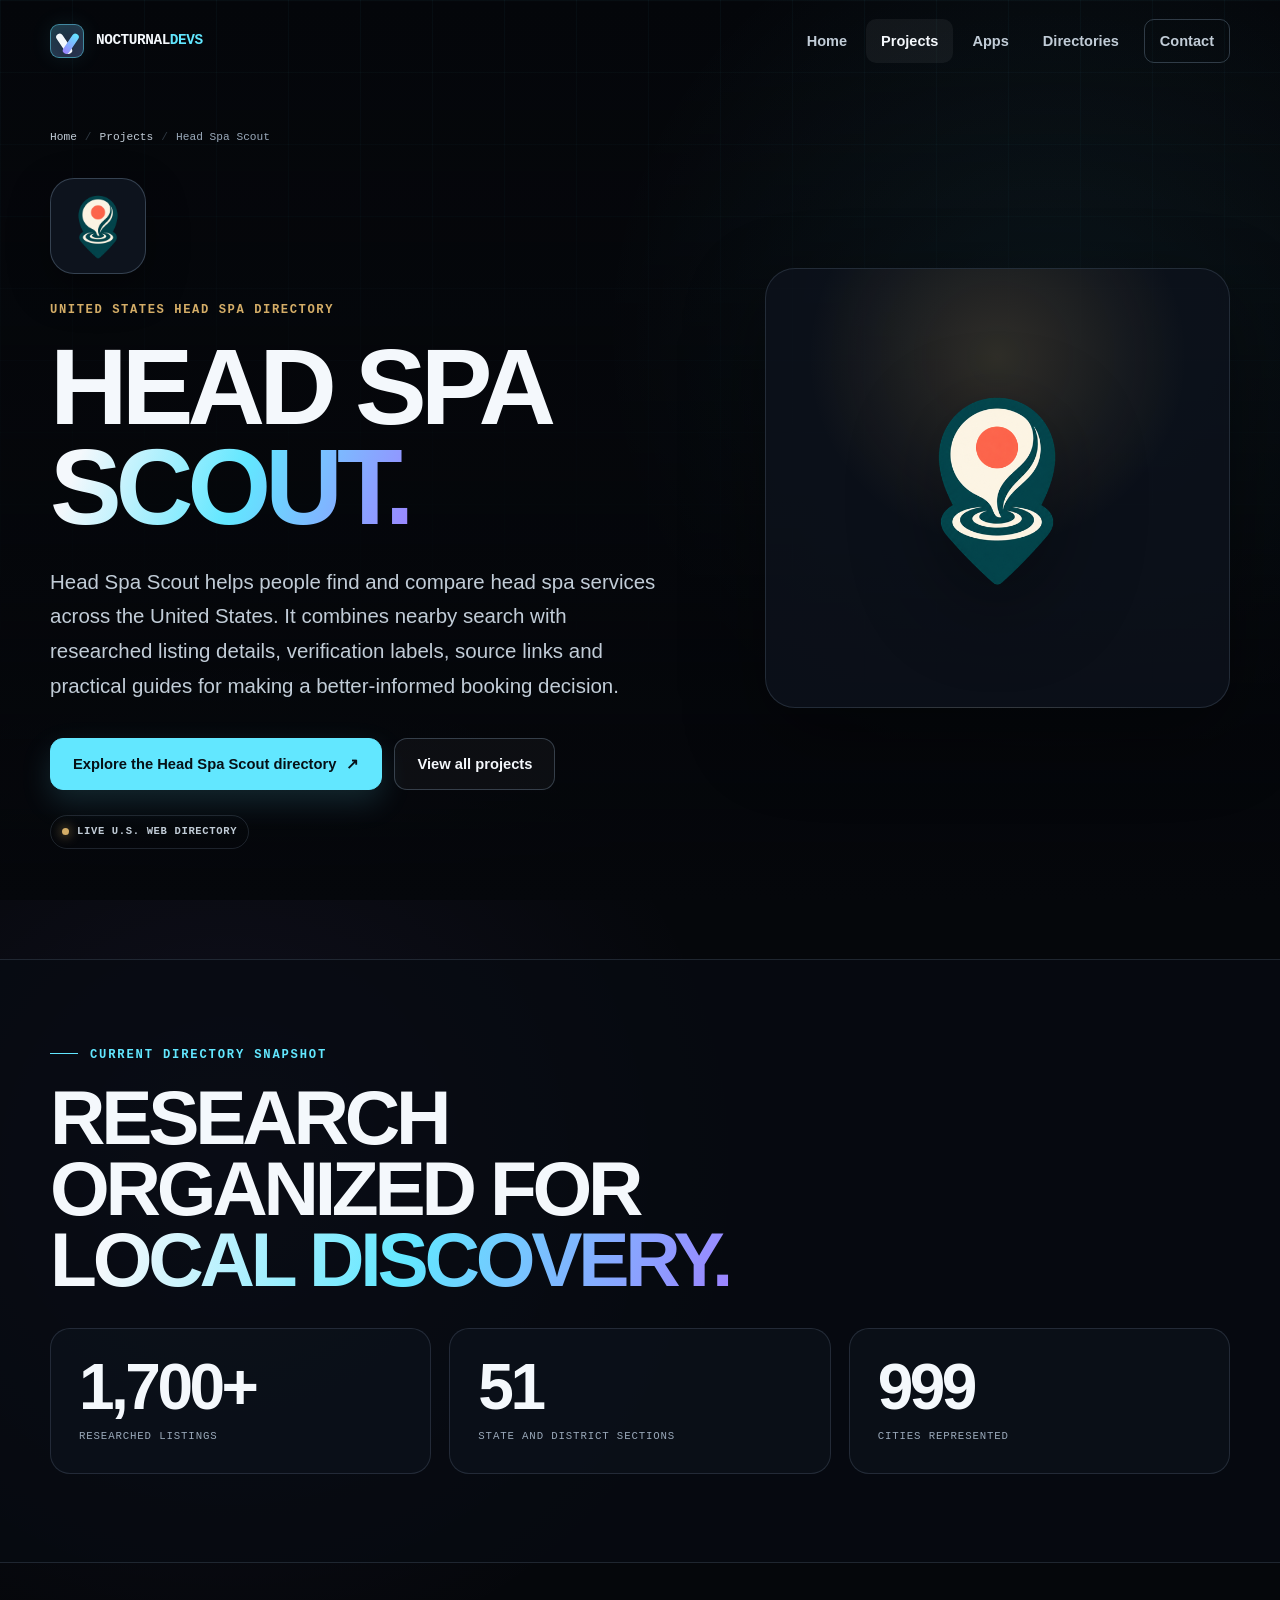
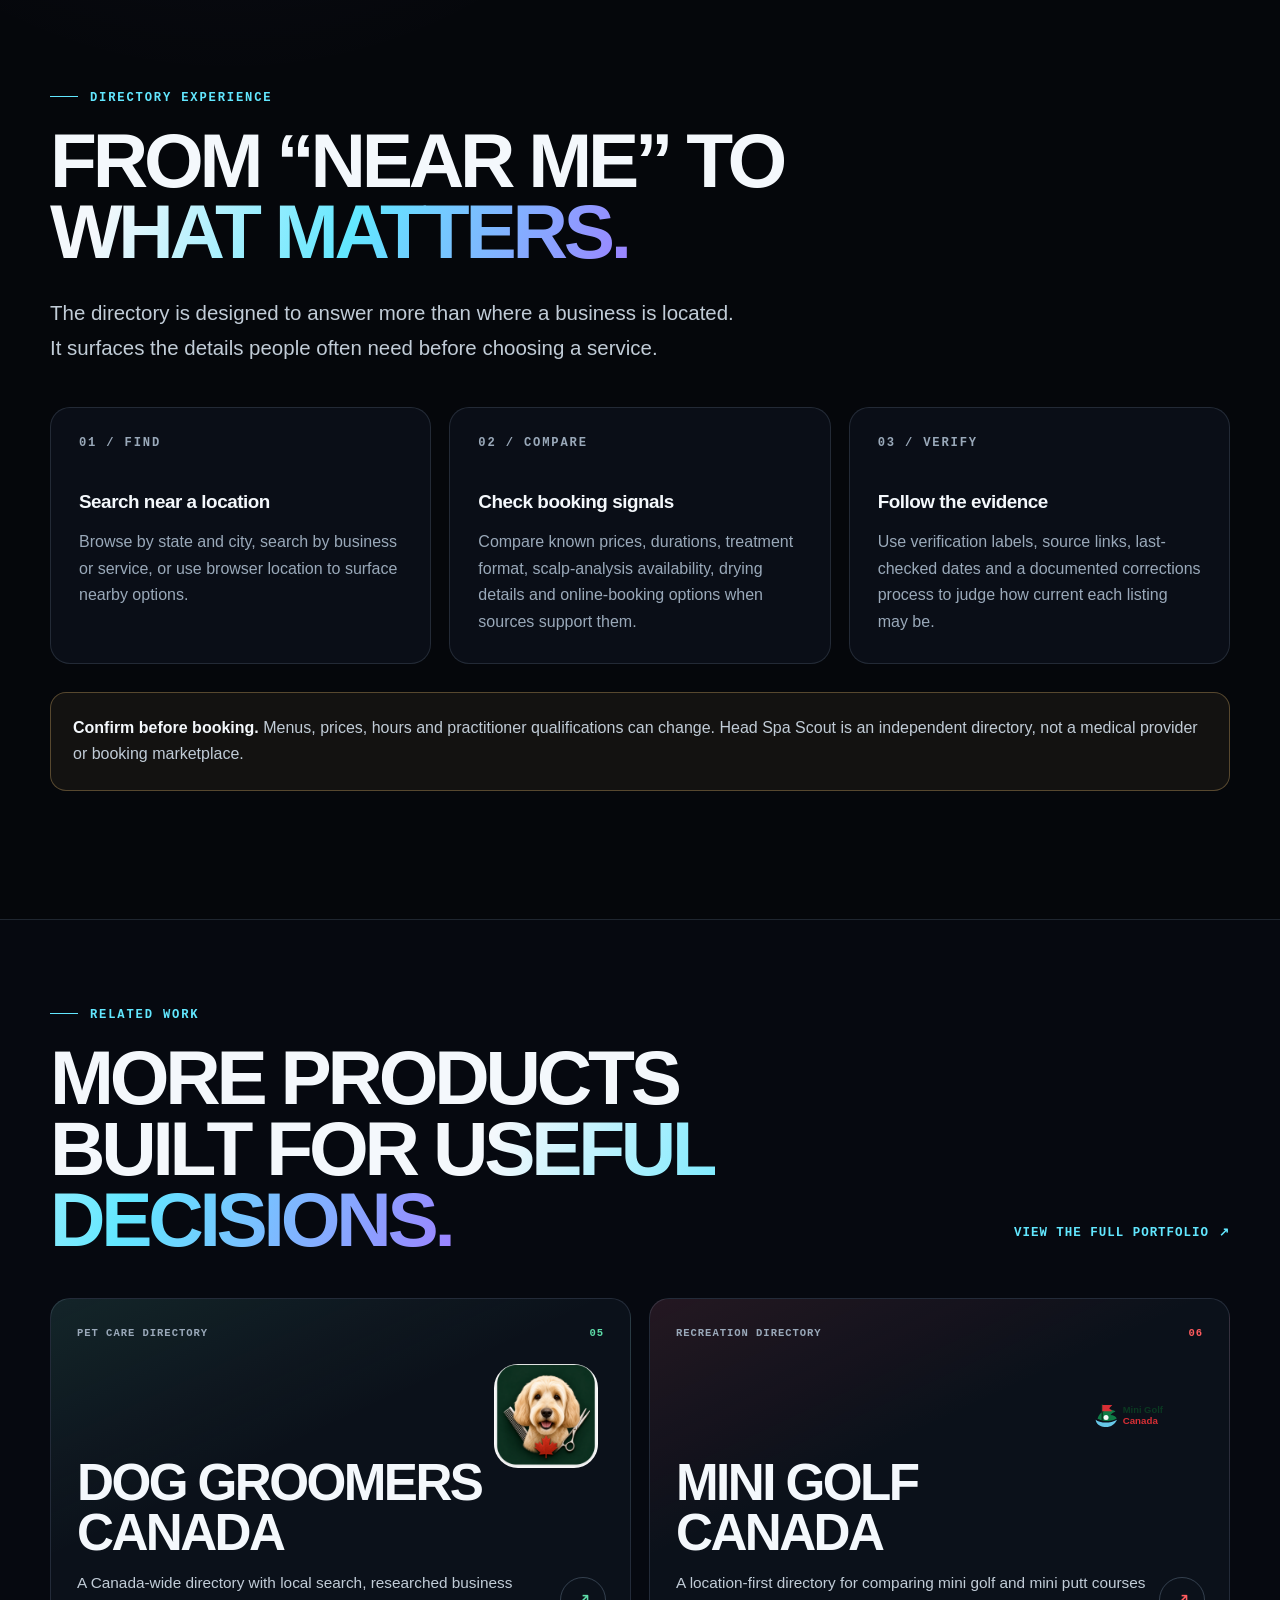
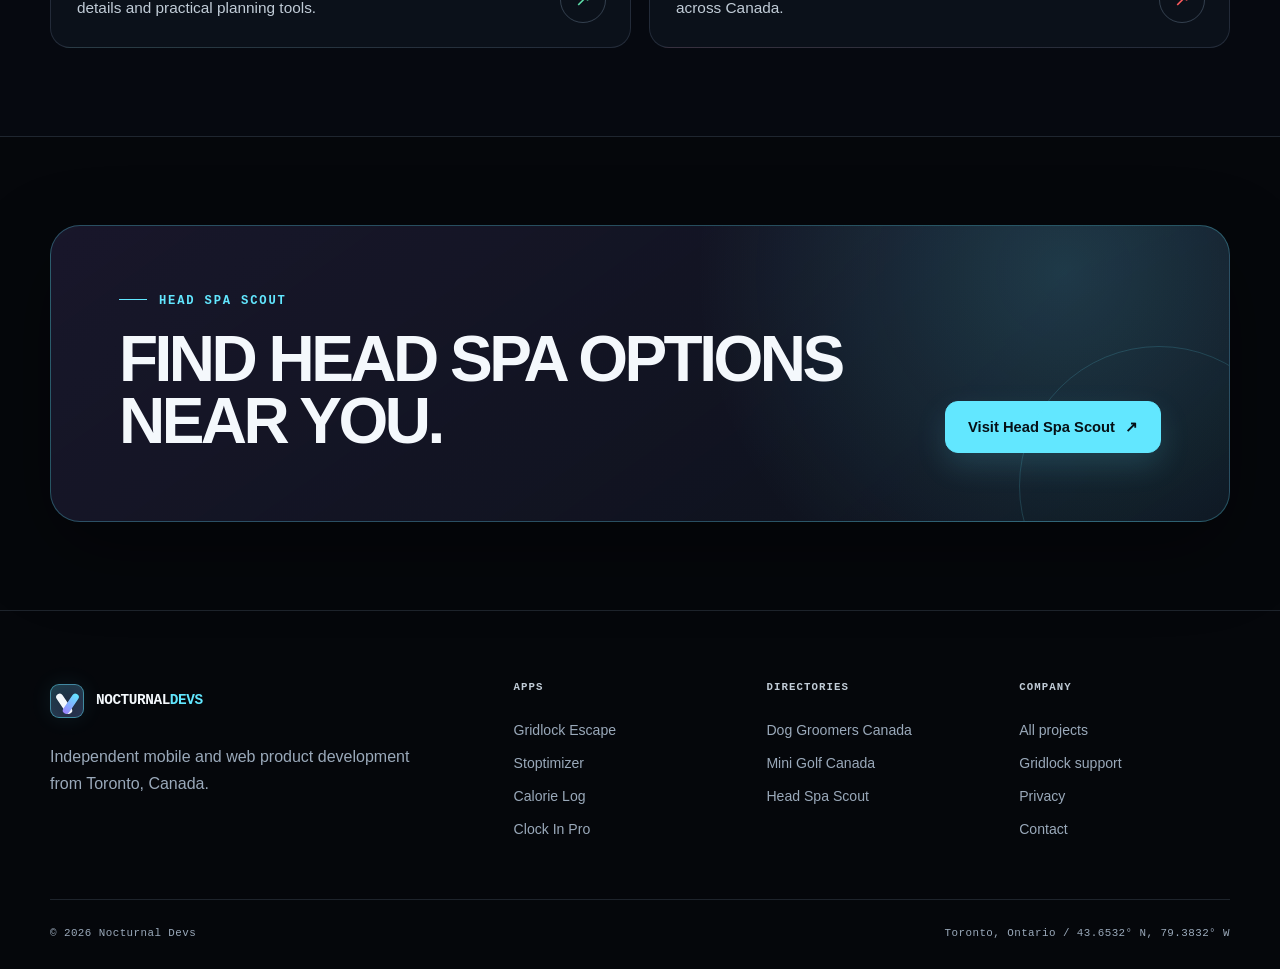
<file: projects/head-spa-scout/index.html>
<!doctype html>
<html lang="en-CA">
<head>
  <meta charset="utf-8">
  <meta name="viewport" content="width=device-width, initial-scale=1">
  <title>Head Spa Scout U.S. Directory | Nocturnal Devs</title>
  <meta name="description" content="Explore Head Spa Scout, a U.S. head spa directory with 1,700+ researched listings, nearby search, comparison signals, source links and practical guides.">
  <meta name="robots" content="index,follow,max-image-preview:large">
  <meta name="theme-color" content="#05070b">
  <link rel="icon" href="/assets/projects/head-spa-scout/logo.png" type="image/png">
  <link rel="canonical" href="https://www.nocturnaldevs.com/projects/head-spa-scout/">
  <link rel="stylesheet" href="/styles.css">
  <meta property="og:site_name" content="Nocturnal Devs">
  <meta property="og:type" content="website">
  <meta property="og:locale" content="en_US">
  <meta property="og:title" content="Head Spa Scout U.S. Directory | Nocturnal Devs">
  <meta property="og:description" content="A nationwide head spa discovery resource with 1,700+ researched listings, local search, comparison signals and practical consumer guides.">
  <meta property="og:url" content="https://www.nocturnaldevs.com/projects/head-spa-scout/">
  <meta property="og:image" content="https://www.nocturnaldevs.com/assets/projects/head-spa-scout/logo.png">
  <meta property="og:image:width" content="512">
  <meta property="og:image:height" content="512">
  <meta property="og:image:alt" content="Head Spa Scout logo">
  <meta name="twitter:card" content="summary">
  <meta name="twitter:title" content="Head Spa Scout U.S. Directory | Nocturnal Devs">
  <meta name="twitter:description" content="Find and compare researched head spa options across the United States.">
  <meta name="twitter:image" content="https://www.nocturnaldevs.com/assets/projects/head-spa-scout/logo.png">
  <script type="application/ld+json">
  {
    "@context": "https://schema.org",
    "@graph": [
      {
        "@type": "WebPage",
        "@id": "https://www.nocturnaldevs.com/projects/head-spa-scout/#webpage",
        "url": "https://www.nocturnaldevs.com/projects/head-spa-scout/",
        "name": "Head Spa Scout U.S. Directory | Nocturnal Devs",
        "description": "A Nocturnal Devs project page for Head Spa Scout, a researched U.S. head spa directory with local discovery pages, comparison signals and consumer guides.",
        "isPartOf": {"@id": "https://www.nocturnaldevs.com/#website"},
        "mainEntity": {"@id": "https://headspascout.com/#website"},
        "breadcrumb": {"@id": "https://www.nocturnaldevs.com/projects/head-spa-scout/#breadcrumb"},
        "primaryImageOfPage": {
          "@type": "ImageObject",
          "url": "https://www.nocturnaldevs.com/assets/projects/head-spa-scout/logo.png",
          "width": 512,
          "height": 512
        },
        "inLanguage": "en-US"
      },
      {
        "@type": "WebSite",
        "@id": "https://headspascout.com/#website",
        "url": "https://headspascout.com/",
        "name": "Head Spa Scout",
        "description": "A U.S. directory for finding and comparing researched head spa services by state and city.",
        "creator": {"@id": "https://www.nocturnaldevs.com/#organization"},
        "potentialAction": {
          "@type": "SearchAction",
          "target": "https://headspascout.com/head-spas?q={search_term_string}",
          "query-input": "required name=search_term_string"
        },
        "inLanguage": "en-US"
      },
      {
        "@type": "BreadcrumbList",
        "@id": "https://www.nocturnaldevs.com/projects/head-spa-scout/#breadcrumb",
        "itemListElement": [
          {"@type":"ListItem","position":1,"name":"Home","item":"https://www.nocturnaldevs.com/"},
          {"@type":"ListItem","position":2,"name":"Projects","item":"https://www.nocturnaldevs.com/projects/"},
          {"@type":"ListItem","position":3,"name":"Head Spa Scout","item":"https://www.nocturnaldevs.com/projects/head-spa-scout/"}
        ]
      }
    ]
  }
  </script>
  <script src="/script.js" defer></script>
</head>
<body>
  <a class="skip-link" href="#main-content">Skip to main content</a>
  <header class="site-header">
    <div class="container nav-shell">
      <a class="brand" href="/" aria-label="Nocturnal Devs home"><span class="brand-mark" aria-hidden="true"></span><span class="brand-wordmark">NOCTURNAL<span>DEVS</span></span></a>
      <button class="nav-toggle" type="button" aria-expanded="false" aria-controls="primary-navigation" aria-label="Open navigation"><span></span></button>
      <nav class="primary-nav" id="primary-navigation" aria-label="Primary navigation">
        <a href="/">Home</a><a href="/projects/" aria-current="page">Projects</a><a href="/#apps">Apps</a><a href="/#directories">Directories</a><a class="nav-cta" href="/contact/">Contact</a>
      </nav>
    </div>
  </header>

  <main id="main-content" style="--product-accent: #d4ad67">
    <section class="product-hero">
      <div class="container product-hero-grid">
        <div class="product-hero-copy" data-reveal>
          <ol class="breadcrumb" aria-label="Breadcrumb"><li><a href="/">Home</a></li><li><a href="/projects/">Projects</a></li><li aria-current="page">Head Spa Scout</li></ol>
          <div class="product-icon"><img src="/assets/projects/head-spa-scout/logo.png" width="512" height="512" alt="Head Spa Scout logo"></div>
          <p class="product-kicker">United States head spa directory</p>
          <h1 class="product-title">Head Spa <span class="accent">Scout.</span></h1>
          <p class="product-lead">Head Spa Scout helps people find and compare head spa services across the United States. It combines nearby search with researched listing details, verification labels, source links and practical guides for making a better-informed booking decision.</p>
          <div class="button-row">
            <a class="button button-primary" href="https://headspascout.com/" target="_blank" rel="noopener noreferrer">Explore the Head Spa Scout directory <span aria-hidden="true">↗</span></a>
            <a class="button" href="/projects/">View all projects</a>
          </div>
          <span class="product-status">Live U.S. web directory</span>
        </div>
        <div class="product-art logo-art" data-reveal>
          <img src="/assets/projects/head-spa-scout/logo.png" width="512" height="512" alt="Head Spa Scout magnifying-glass and flower logo">
        </div>
      </div>
    </section>

    <section class="section-tight surface-section" aria-labelledby="head-spa-metrics-title">
      <div class="container">
        <div data-reveal>
          <p class="eyebrow">Current directory snapshot</p>
          <h2 class="section-title" id="head-spa-metrics-title">Research organized for <span class="accent">local discovery.</span></h2>
        </div>
        <div class="metric-grid">
          <article class="metric-card" data-reveal><strong>1,700+</strong><span>Researched listings</span></article>
          <article class="metric-card" data-reveal><strong>51</strong><span>State and district sections</span></article>
          <article class="metric-card" data-reveal><strong>999</strong><span>Cities represented</span></article>
        </div>
      </div>
    </section>

    <section class="section" aria-labelledby="head-spa-features-title">
      <div class="container">
        <div class="section-heading-row" data-reveal>
          <div>
            <p class="eyebrow">Directory experience</p>
            <h2 class="section-title" id="head-spa-features-title">From “near me” to <span class="accent">what matters.</span></h2>
            <p class="section-lead">The directory is designed to answer more than where a business is located. It surfaces the details people often need before choosing a service.</p>
          </div>
        </div>
        <div class="feature-grid">
          <article class="feature-card" data-reveal><p class="mono-label">01 / Find</p><h3>Search near a location</h3><p>Browse by state and city, search by business or service, or use browser location to surface nearby options.</p></article>
          <article class="feature-card" data-reveal><p class="mono-label">02 / Compare</p><h3>Check booking signals</h3><p>Compare known prices, durations, treatment format, scalp-analysis availability, drying details and online-booking options when sources support them.</p></article>
          <article class="feature-card" data-reveal><p class="mono-label">03 / Verify</p><h3>Follow the evidence</h3><p>Use verification labels, source links, last-checked dates and a documented corrections process to judge how current each listing may be.</p></article>
        </div>
        <aside class="notice-panel" data-reveal aria-label="Directory accuracy note"><strong>Confirm before booking.</strong> Menus, prices, hours and practitioner qualifications can change. Head Spa Scout is an independent directory, not a medical provider or booking marketplace.</aside>
      </div>
    </section>

    <section class="section-tight surface-section" aria-labelledby="head-spa-related-title">
      <div class="container">
        <div class="section-heading-row" data-reveal>
          <div><p class="eyebrow">Related work</p><h2 class="section-title" id="head-spa-related-title">More products built for <span class="accent">useful decisions.</span></h2></div>
          <a class="text-link" href="/projects/">View the full portfolio</a>
        </div>
        <div class="project-grid">
          <a class="project-card wide" style="--card-rgb: 94, 220, 168" href="/projects/dog-groomers-canada/" data-reveal>
            <div class="project-card-content"><div class="project-meta"><span>Pet care directory</span><span class="project-index">05</span></div><h3>Dog Groomers Canada</h3><p>A Canada-wide directory with local search, researched business details and practical planning tools.</p></div>
            <div class="project-visual"><img src="/assets/projects/dog-groomers-canada/logo.png" width="512" height="512" alt="Dog Groomers Canada logo" loading="lazy"></div><span class="project-card-arrow" aria-hidden="true">↗</span>
          </a>
          <a class="project-card wide" style="--card-rgb: 255, 91, 94" href="/projects/mini-golf-canada/" data-reveal>
            <div class="project-card-content"><div class="project-meta"><span>Recreation directory</span><span class="project-index">06</span></div><h3>Mini Golf Canada</h3><p>A location-first directory for comparing mini golf and mini putt courses across Canada.</p></div>
            <div class="project-visual"><img src="/assets/projects/mini-golf-canada/logo.svg" width="512" height="512" alt="Mini Golf Canada logo" loading="lazy"></div><span class="project-card-arrow" aria-hidden="true">↗</span>
          </a>
        </div>
      </div>
    </section>

    <section class="section-tight">
      <div class="container cta-panel" data-reveal>
        <div><p class="eyebrow">Head Spa Scout</p><h2>Find head spa options near you.</h2></div>
        <a class="button button-primary" href="https://headspascout.com/" target="_blank" rel="noopener noreferrer">Visit Head Spa Scout <span aria-hidden="true">↗</span></a>
      </div>
    </section>
  </main>

  <footer class="site-footer">
    <div class="container footer-top">
      <div class="footer-intro"><a class="brand" href="/" aria-label="Nocturnal Devs home"><span class="brand-mark" aria-hidden="true"></span><span class="brand-wordmark">NOCTURNAL<span>DEVS</span></span></a><p>Independent mobile and web product development from Toronto, Canada.</p></div>
      <nav class="footer-group" aria-label="App projects"><h2>Apps</h2><a href="/projects/gridlock-escape/">Gridlock Escape</a><a href="/projects/stoptimizer/">Stoptimizer</a><a href="/projects/calorie-log/">Calorie Log</a><a href="/projects/clock-in-pro/">Clock In Pro</a></nav>
      <nav class="footer-group" aria-label="Directory projects"><h2>Directories</h2><a href="/projects/dog-groomers-canada/">Dog Groomers Canada</a><a href="/projects/mini-golf-canada/">Mini Golf Canada</a><a href="/projects/head-spa-scout/" aria-current="page">Head Spa Scout</a></nav>
      <nav class="footer-group" aria-label="Company links"><h2>Company</h2><a href="/projects/">All projects</a><a href="/support/gridlock-escape/">Gridlock support</a><a href="/privacy-policy/">Privacy</a><a href="/contact/">Contact</a></nav>
    </div>
    <div class="container footer-bottom"><span>© <span data-current-year>2026</span> Nocturnal Devs</span><span>Toronto, Ontario / 43.6532° N, 79.3832° W</span></div>
  </footer>
</body>
</html>
</file>
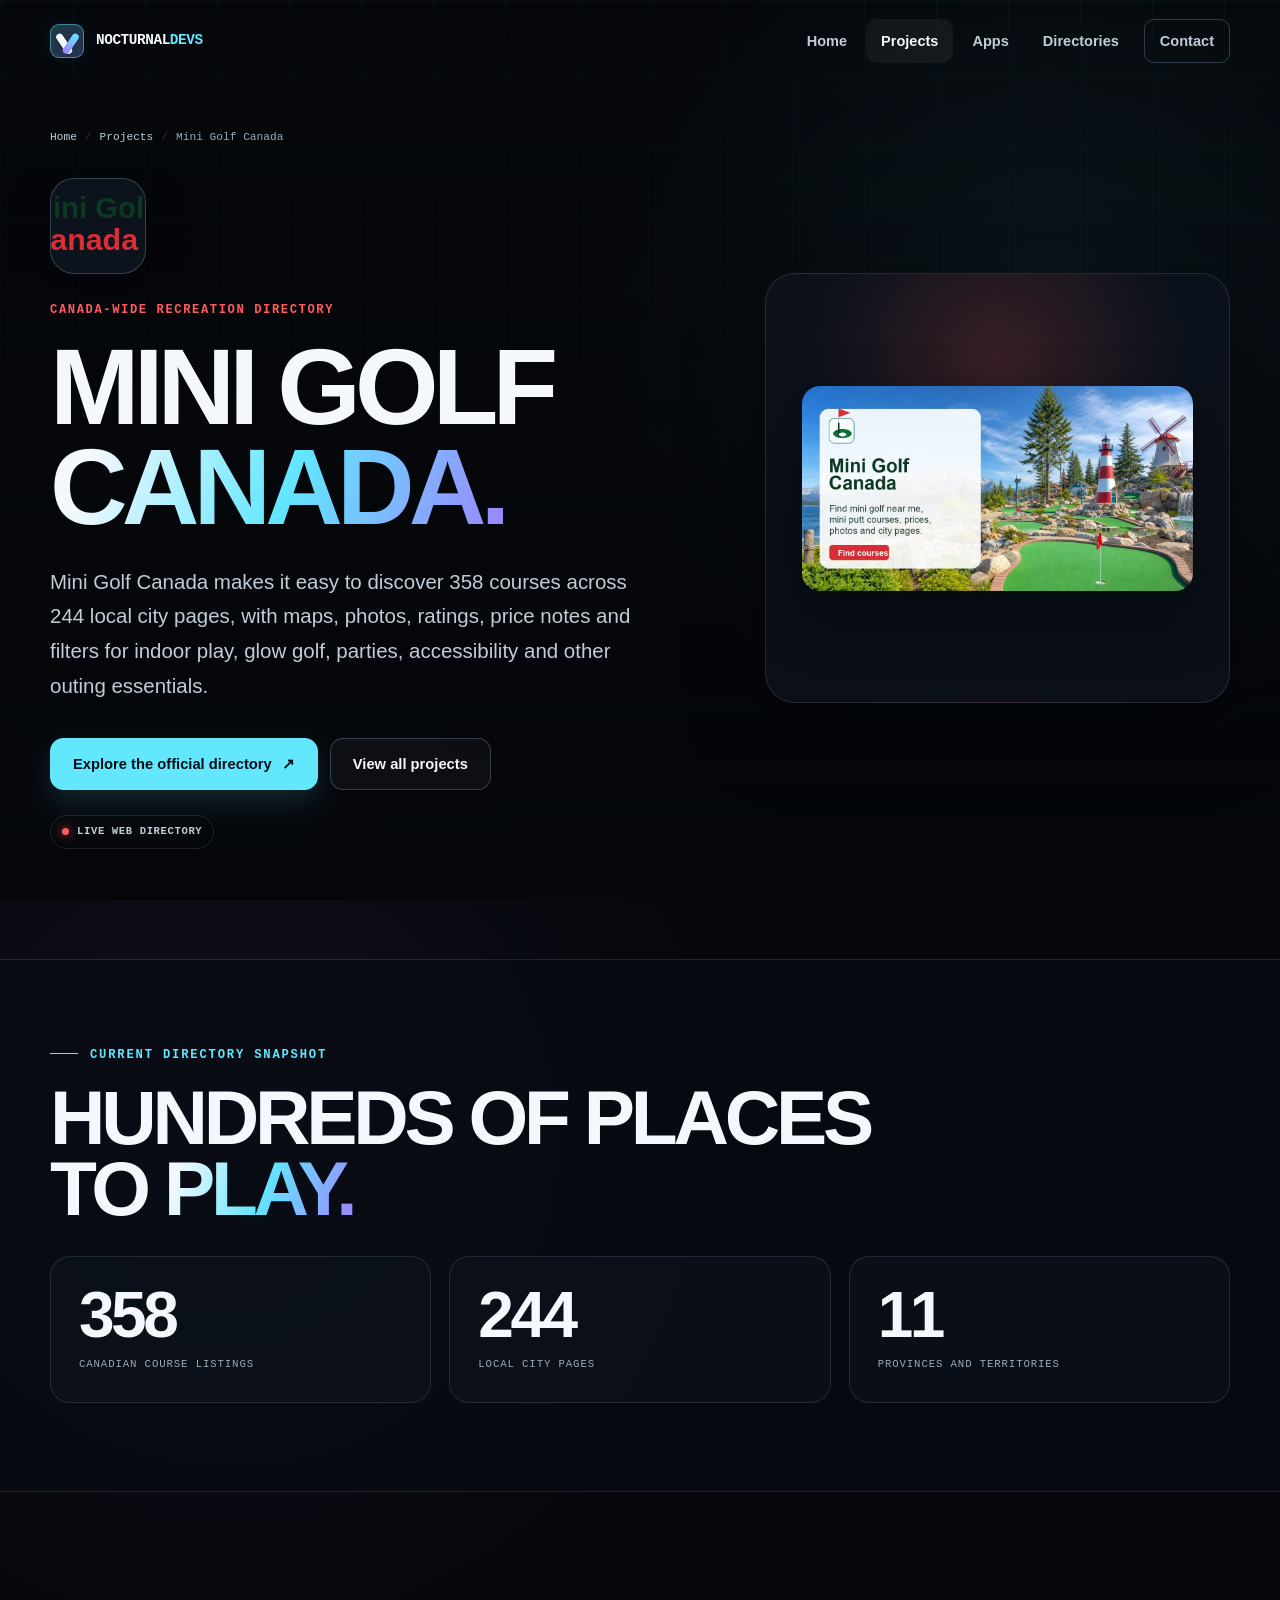
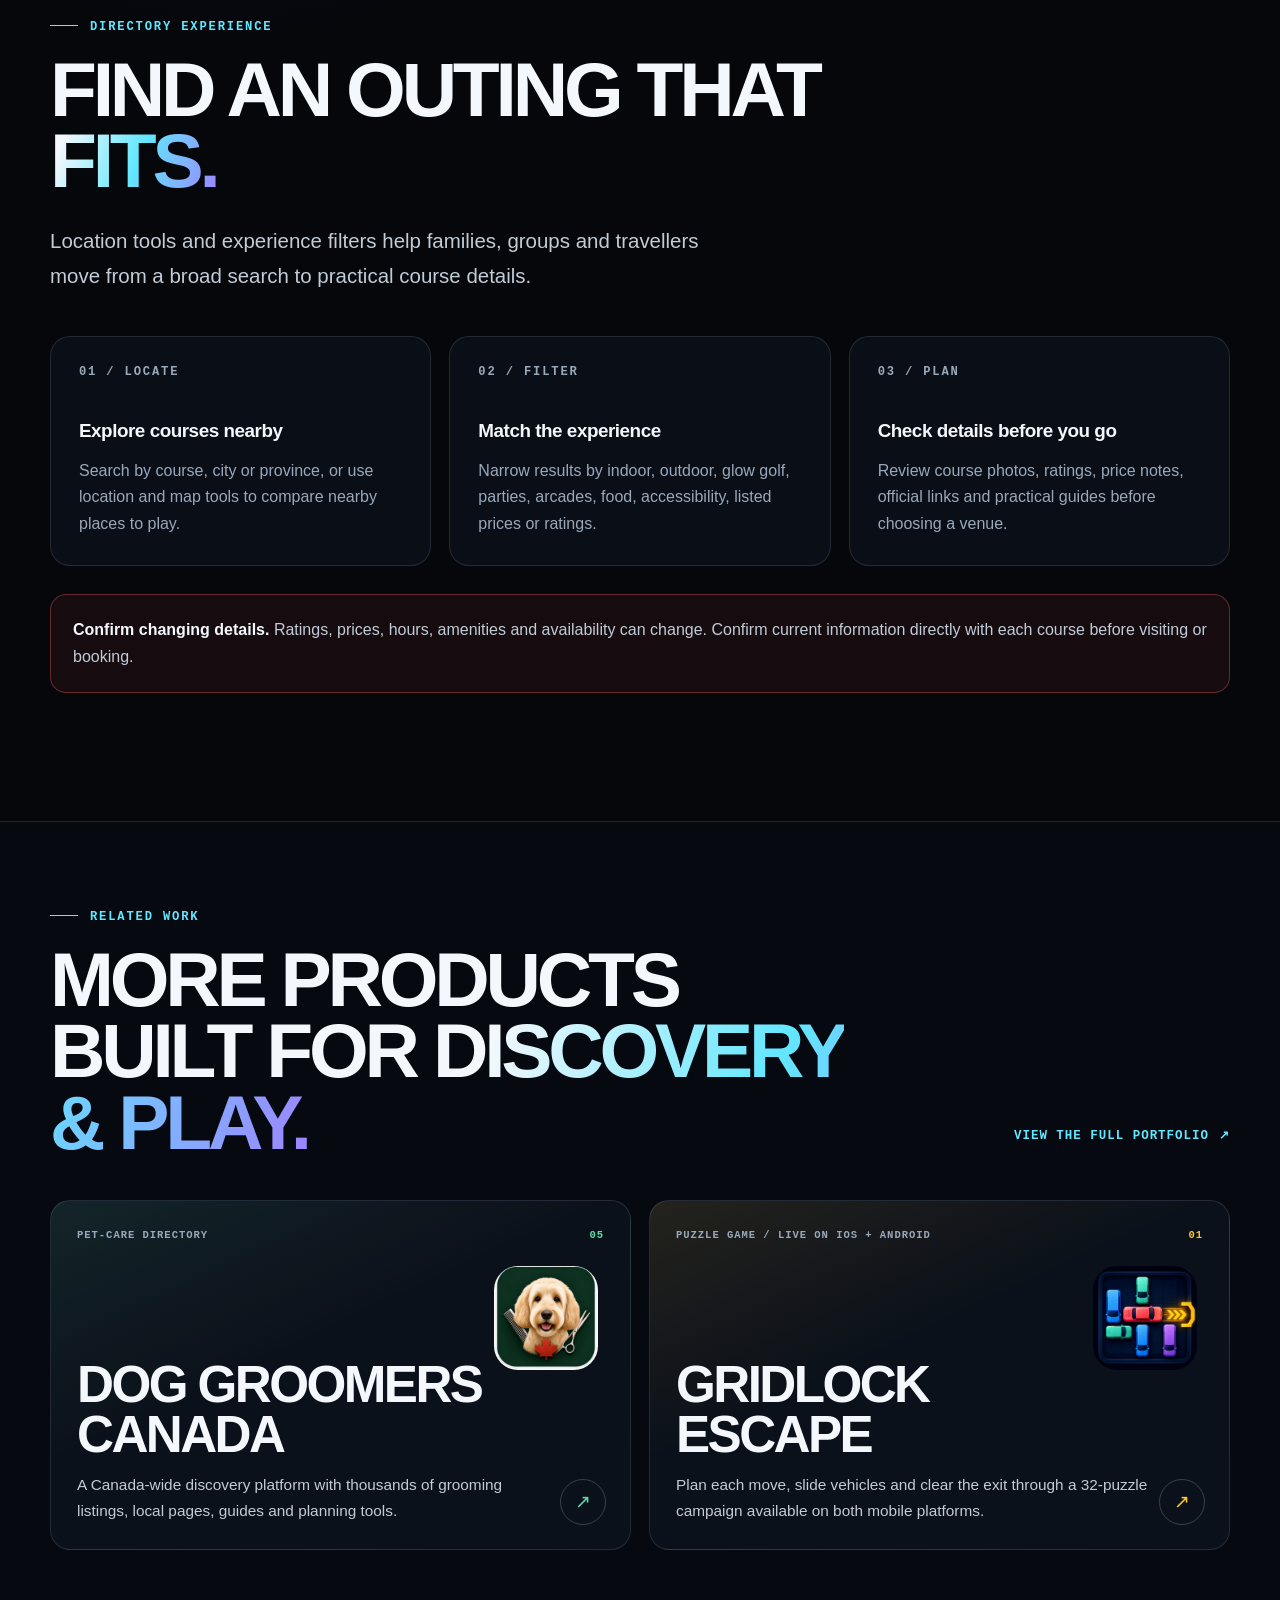
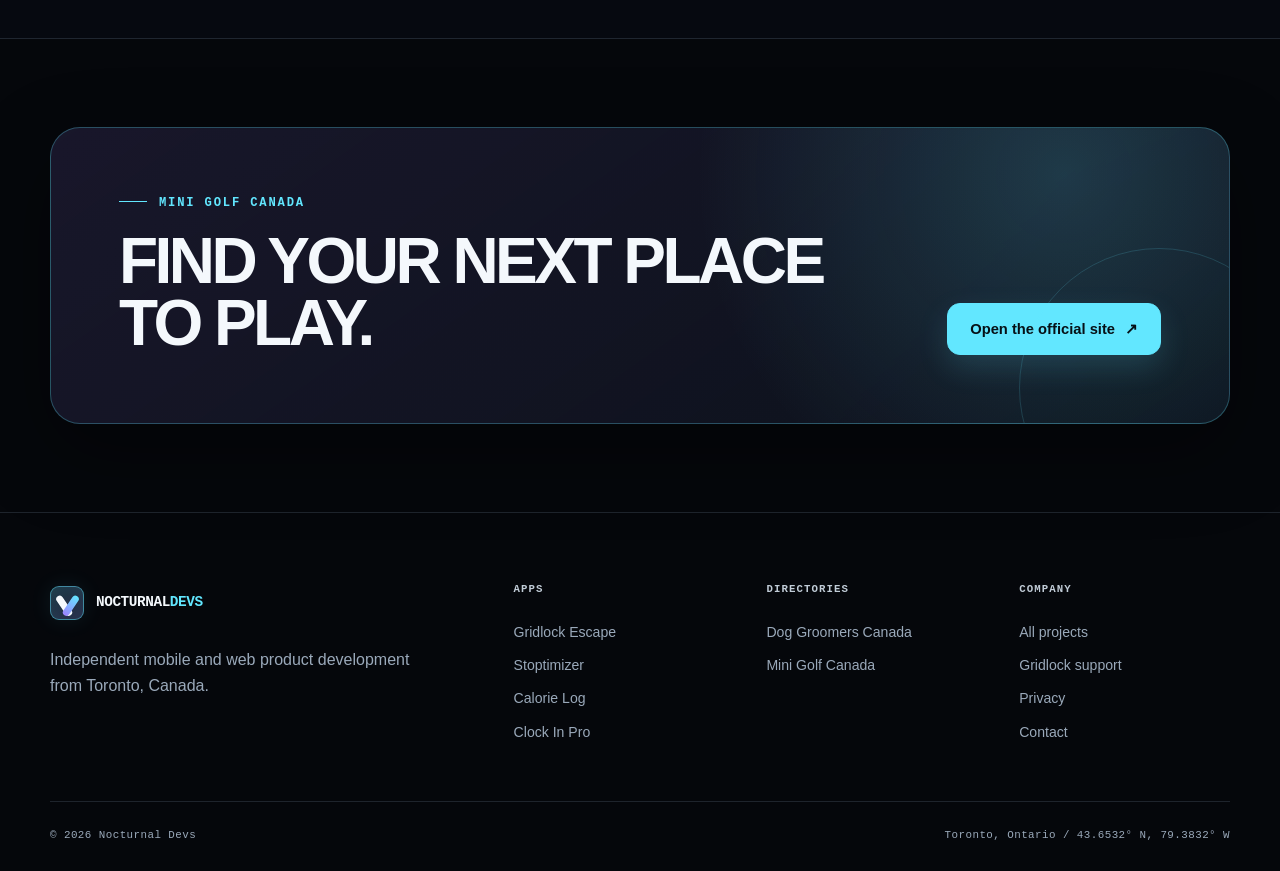
<file: projects/mini-golf-canada/index.html>
<!doctype html>
<html lang="en-CA">
<head>
  <meta charset="utf-8">
  <meta name="viewport" content="width=device-width, initial-scale=1">
  <title>Mini Golf Canada Directory | Nocturnal Devs</title>
  <meta name="description" content="Explore Mini Golf Canada, a directory of 358 courses with maps, photos, ratings, price notes and filters for glow golf, parties and accessibility.">
  <meta name="robots" content="index,follow,max-image-preview:large">
  <meta name="theme-color" content="#05070b">
  <link rel="icon" href="/assets/projects/mini-golf-canada/logo.svg" type="image/svg+xml">
  <link rel="canonical" href="https://www.nocturnaldevs.com/projects/mini-golf-canada/">
  <link rel="stylesheet" href="/styles.css">
  <meta property="og:site_name" content="Nocturnal Devs">
  <meta property="og:type" content="website">
  <meta property="og:locale" content="en_CA">
  <meta property="og:title" content="Mini Golf Canada Directory | Nocturnal Devs">
  <meta property="og:description" content="Discover a location-first Canadian mini golf directory with 358 course listings, 244 city pages and useful outing filters.">
  <meta property="og:url" content="https://www.nocturnaldevs.com/projects/mini-golf-canada/">
  <meta property="og:image" content="https://www.nocturnaldevs.com/assets/projects/mini-golf-canada/preview.jpg">
  <meta property="og:image:width" content="1200">
  <meta property="og:image:height" content="630">
  <meta property="og:image:alt" content="Mini Golf Canada course discovery preview">
  <meta name="twitter:card" content="summary_large_image">
  <meta name="twitter:title" content="Mini Golf Canada Directory | Nocturnal Devs">
  <meta name="twitter:description" content="Find and compare mini golf courses across Canada with maps, photos, ratings, price notes and experience filters.">
  <meta name="twitter:image" content="https://www.nocturnaldevs.com/assets/projects/mini-golf-canada/preview.jpg">
  <script type="application/ld+json">
  {
    "@context": "https://schema.org",
    "@graph": [
      {
        "@type": "WebPage",
        "@id": "https://www.nocturnaldevs.com/projects/mini-golf-canada/#webpage",
        "url": "https://www.nocturnaldevs.com/projects/mini-golf-canada/",
        "name": "Mini Golf Canada Directory | Nocturnal Devs",
        "description": "A Nocturnal Devs project page for Mini Golf Canada, a location-first directory for discovering and comparing mini golf courses across Canada.",
        "isPartOf": {"@id": "https://www.nocturnaldevs.com/#website"},
        "mainEntity": {"@id": "https://minigolfcanada.ca/#website"},
        "breadcrumb": {"@id": "https://www.nocturnaldevs.com/projects/mini-golf-canada/#breadcrumb"},
        "primaryImageOfPage": {
          "@type": "ImageObject",
          "url": "https://www.nocturnaldevs.com/assets/projects/mini-golf-canada/preview.jpg",
          "width": 1200,
          "height": 630
        },
        "inLanguage": "en-CA"
      },
      {
        "@type": "WebSite",
        "@id": "https://minigolfcanada.ca/#website",
        "url": "https://minigolfcanada.ca/",
        "name": "Mini Golf Canada",
        "description": "A Canada-wide mini golf and mini putt directory with course listings, local pages, maps, photos, ratings, price notes and experience filters.",
        "creator": {"@id": "https://www.nocturnaldevs.com/#organization"},
        "potentialAction": {
          "@type": "SearchAction",
          "target": "https://minigolfcanada.ca/search/?q={search_term_string}",
          "query-input": "required name=search_term_string"
        },
        "inLanguage": "en-CA"
      },
      {
        "@type": "BreadcrumbList",
        "@id": "https://www.nocturnaldevs.com/projects/mini-golf-canada/#breadcrumb",
        "itemListElement": [
          {"@type":"ListItem","position":1,"name":"Home","item":"https://www.nocturnaldevs.com/"},
          {"@type":"ListItem","position":2,"name":"Projects","item":"https://www.nocturnaldevs.com/projects/"},
          {"@type":"ListItem","position":3,"name":"Mini Golf Canada","item":"https://www.nocturnaldevs.com/projects/mini-golf-canada/"}
        ]
      }
    ]
  }
  </script>
  <script src="/script.js" defer></script>
</head>
<body>
  <a class="skip-link" href="#main-content">Skip to main content</a>
  <header class="site-header">
    <div class="container nav-shell">
      <a class="brand" href="/" aria-label="Nocturnal Devs home"><span class="brand-mark" aria-hidden="true"></span><span class="brand-wordmark">NOCTURNAL<span>DEVS</span></span></a>
      <button class="nav-toggle" type="button" aria-expanded="false" aria-controls="primary-navigation" aria-label="Open navigation"><span></span></button>
      <nav class="primary-nav" id="primary-navigation" aria-label="Primary navigation">
        <a href="/">Home</a><a href="/projects/" aria-current="page">Projects</a><a href="/#apps">Apps</a><a href="/#directories">Directories</a><a class="nav-cta" href="/contact/">Contact</a>
      </nav>
    </div>
  </header>

  <main id="main-content" style="--product-accent: #ff5b5e">
    <section class="product-hero">
      <div class="container product-hero-grid">
        <div class="product-hero-copy" data-reveal>
          <ol class="breadcrumb" aria-label="Breadcrumb"><li><a href="/">Home</a></li><li><a href="/projects/">Projects</a></li><li aria-current="page">Mini Golf Canada</li></ol>
          <div class="product-icon"><img src="/assets/projects/mini-golf-canada/logo.svg" width="512" height="512" alt="Mini Golf Canada logo"></div>
          <p class="product-kicker">Canada-wide recreation directory</p>
          <h1 class="product-title">Mini Golf <span class="accent">Canada.</span></h1>
          <p class="product-lead">Mini Golf Canada makes it easy to discover 358 courses across 244 local city pages, with maps, photos, ratings, price notes and filters for indoor play, glow golf, parties, accessibility and other outing essentials.</p>
          <div class="button-row">
            <a class="button button-primary" href="https://minigolfcanada.ca/" target="_blank" rel="noopener noreferrer">Explore the official directory <span aria-hidden="true">↗</span></a>
            <a class="button" href="/projects/">View all projects</a>
          </div>
          <span class="product-status">Live web directory</span>
        </div>
        <div class="product-art landscape-art" data-reveal>
          <img src="/assets/projects/mini-golf-canada/preview.jpg" width="1200" height="630" alt="Mini Golf Canada directory preview showing a scenic mini golf course">
        </div>
      </div>
    </section>

    <section class="section-tight surface-section" aria-labelledby="mini-golf-metrics-title">
      <div class="container">
        <div data-reveal>
          <p class="eyebrow">Current directory snapshot</p>
          <h2 class="section-title" id="mini-golf-metrics-title">Hundreds of places to <span class="accent">play.</span></h2>
        </div>
        <div class="metric-grid">
          <article class="metric-card" data-reveal><strong>358</strong><span>Canadian course listings</span></article>
          <article class="metric-card" data-reveal><strong>244</strong><span>Local city pages</span></article>
          <article class="metric-card" data-reveal><strong>11</strong><span>Provinces and territories</span></article>
        </div>
      </div>
    </section>

    <section class="section" aria-labelledby="mini-golf-features-title">
      <div class="container">
        <div class="section-heading-row" data-reveal>
          <div>
            <p class="eyebrow">Directory experience</p>
            <h2 class="section-title" id="mini-golf-features-title">Find an outing that <span class="accent">fits.</span></h2>
            <p class="section-lead">Location tools and experience filters help families, groups and travellers move from a broad search to practical course details.</p>
          </div>
        </div>
        <div class="feature-grid">
          <article class="feature-card" data-reveal><p class="mono-label">01 / Locate</p><h3>Explore courses nearby</h3><p>Search by course, city or province, or use location and map tools to compare nearby places to play.</p></article>
          <article class="feature-card" data-reveal><p class="mono-label">02 / Filter</p><h3>Match the experience</h3><p>Narrow results by indoor, outdoor, glow golf, parties, arcades, food, accessibility, listed prices or ratings.</p></article>
          <article class="feature-card" data-reveal><p class="mono-label">03 / Plan</p><h3>Check details before you go</h3><p>Review course photos, ratings, price notes, official links and practical guides before choosing a venue.</p></article>
        </div>
        <aside class="notice-panel" data-reveal aria-label="Directory accuracy note"><strong>Confirm changing details.</strong> Ratings, prices, hours, amenities and availability can change. Confirm current information directly with each course before visiting or booking.</aside>
      </div>
    </section>

    <section class="section-tight surface-section" aria-labelledby="mini-golf-related-title">
      <div class="container">
        <div class="section-heading-row" data-reveal>
          <div><p class="eyebrow">Related work</p><h2 class="section-title" id="mini-golf-related-title">More products built for <span class="accent">discovery &amp; play.</span></h2></div>
          <a class="text-link" href="/projects/">View the full portfolio</a>
        </div>
        <div class="project-grid">
          <a class="project-card wide" style="--card-rgb: 94, 220, 168" href="/projects/dog-groomers-canada/" data-reveal>
            <div class="project-card-content"><div class="project-meta"><span>Pet-care directory</span><span class="project-index">05</span></div><h3>Dog Groomers Canada</h3><p>A Canada-wide discovery platform with thousands of grooming listings, local pages, guides and planning tools.</p></div>
            <div class="project-visual"><img src="/assets/projects/dog-groomers-canada/logo.png" width="512" height="512" alt="Dog Groomers Canada logo" loading="lazy"></div><span class="project-card-arrow" aria-hidden="true">↗</span>
          </a>
          <a class="project-card wide" style="--card-rgb: 255, 200, 50" href="/projects/gridlock-escape/" data-reveal>
            <div class="project-card-content"><div class="project-meta"><span>Puzzle game / Live on iOS + Android</span><span class="project-index">01</span></div><h3>Gridlock Escape</h3><p>Plan each move, slide vehicles and clear the exit through a 32-puzzle campaign available on both mobile platforms.</p></div>
            <div class="project-visual"><img src="/assets/projects/gridlock-escape/app-icon.png" width="512" height="512" alt="Gridlock Escape app icon" loading="lazy"></div><span class="project-card-arrow" aria-hidden="true">↗</span>
          </a>
        </div>
      </div>
    </section>

    <section class="section-tight">
      <div class="container cta-panel" data-reveal>
        <div><p class="eyebrow">Mini Golf Canada</p><h2>Find your next place to play.</h2></div>
        <a class="button button-primary" href="https://minigolfcanada.ca/" target="_blank" rel="noopener noreferrer">Open the official site <span aria-hidden="true">↗</span></a>
      </div>
    </section>
  </main>

  <footer class="site-footer">
    <div class="container footer-top">
      <div class="footer-intro"><a class="brand" href="/" aria-label="Nocturnal Devs home"><span class="brand-mark" aria-hidden="true"></span><span class="brand-wordmark">NOCTURNAL<span>DEVS</span></span></a><p>Independent mobile and web product development from Toronto, Canada.</p></div>
      <nav class="footer-group" aria-label="App projects"><h2>Apps</h2><a href="/projects/gridlock-escape/">Gridlock Escape</a><a href="/projects/stoptimizer/">Stoptimizer</a><a href="/projects/calorie-log/">Calorie Log</a><a href="/projects/clock-in-pro/">Clock In Pro</a></nav>
      <nav class="footer-group" aria-label="Directory projects"><h2>Directories</h2><a href="/projects/dog-groomers-canada/">Dog Groomers Canada</a><a href="/projects/mini-golf-canada/" aria-current="page">Mini Golf Canada</a></nav>
      <nav class="footer-group" aria-label="Company links"><h2>Company</h2><a href="/projects/">All projects</a><a href="/support/gridlock-escape/">Gridlock support</a><a href="/privacy-policy/">Privacy</a><a href="/contact/">Contact</a></nav>
    </div>
    <div class="container footer-bottom"><span>© <span data-current-year>2026</span> Nocturnal Devs</span><span>Toronto, Ontario / 43.6532° N, 79.3832° W</span></div>
  </footer>
</body>
</html>
</file>
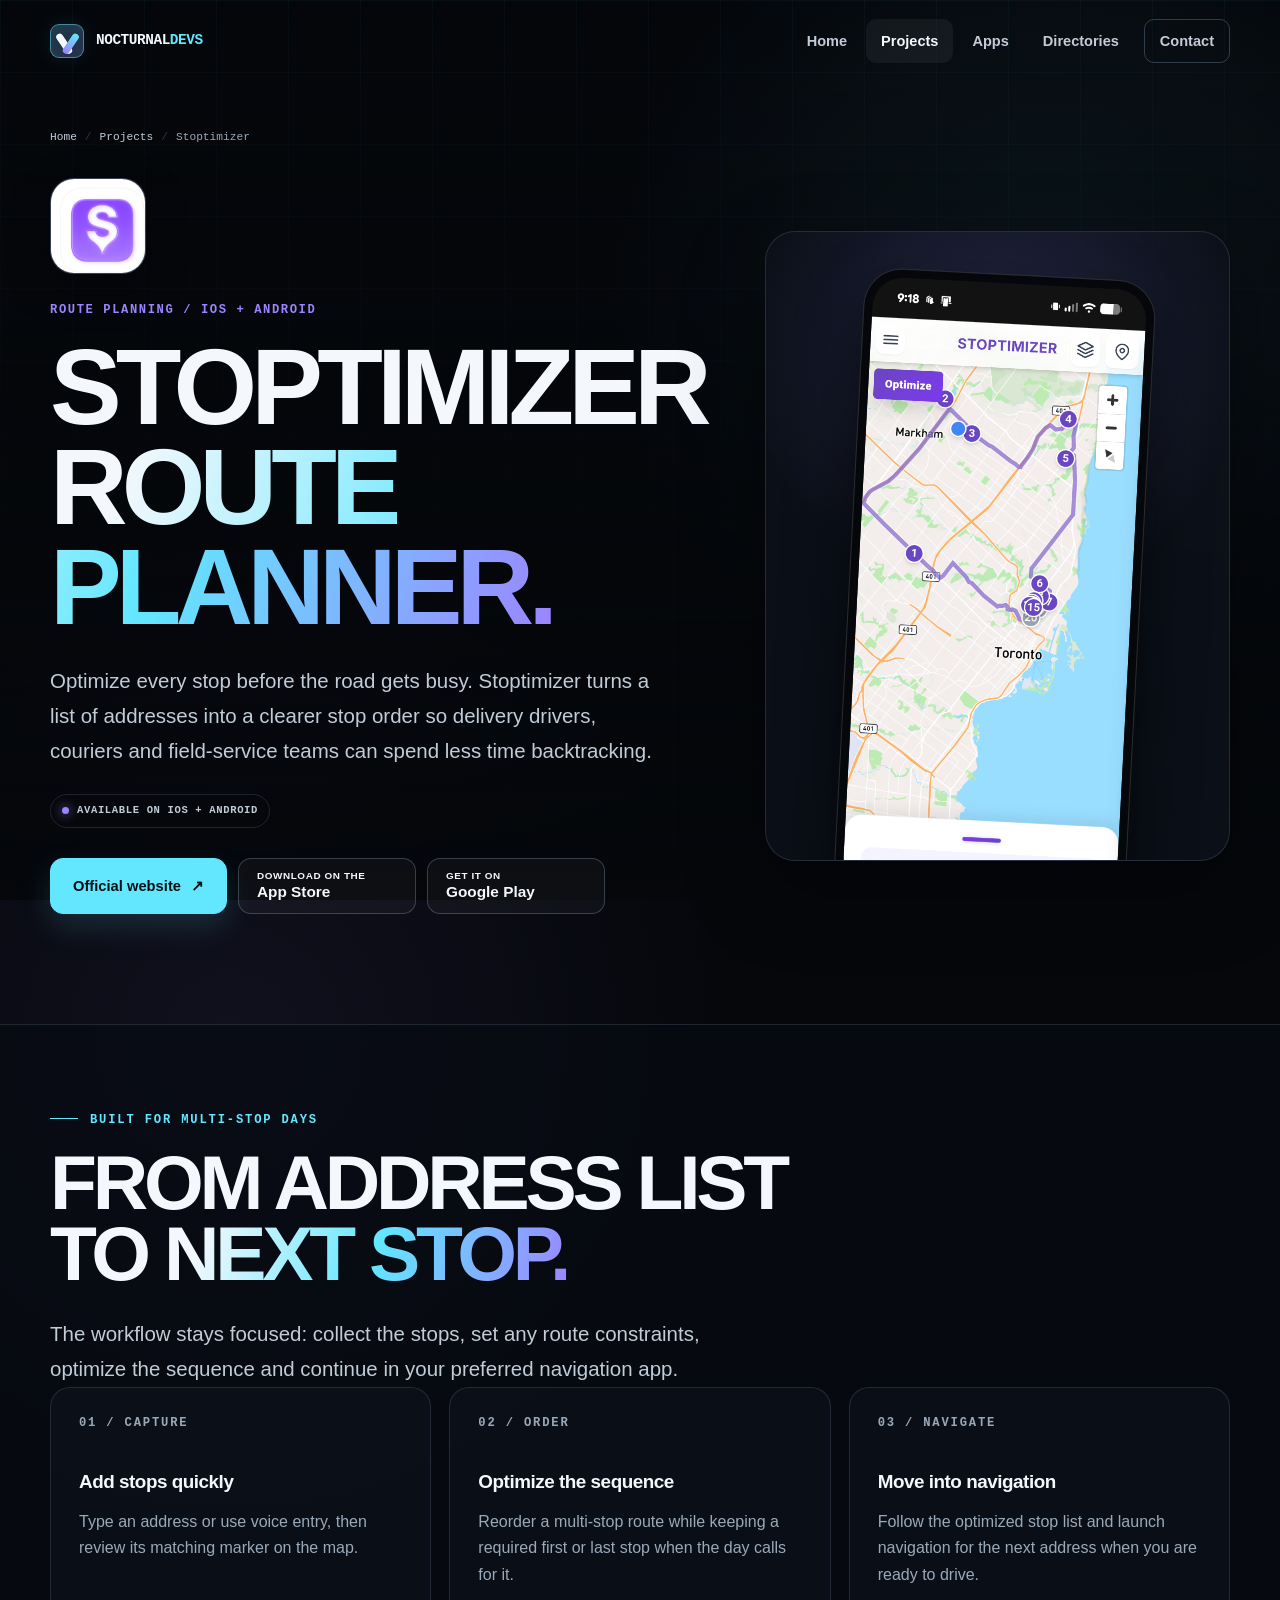
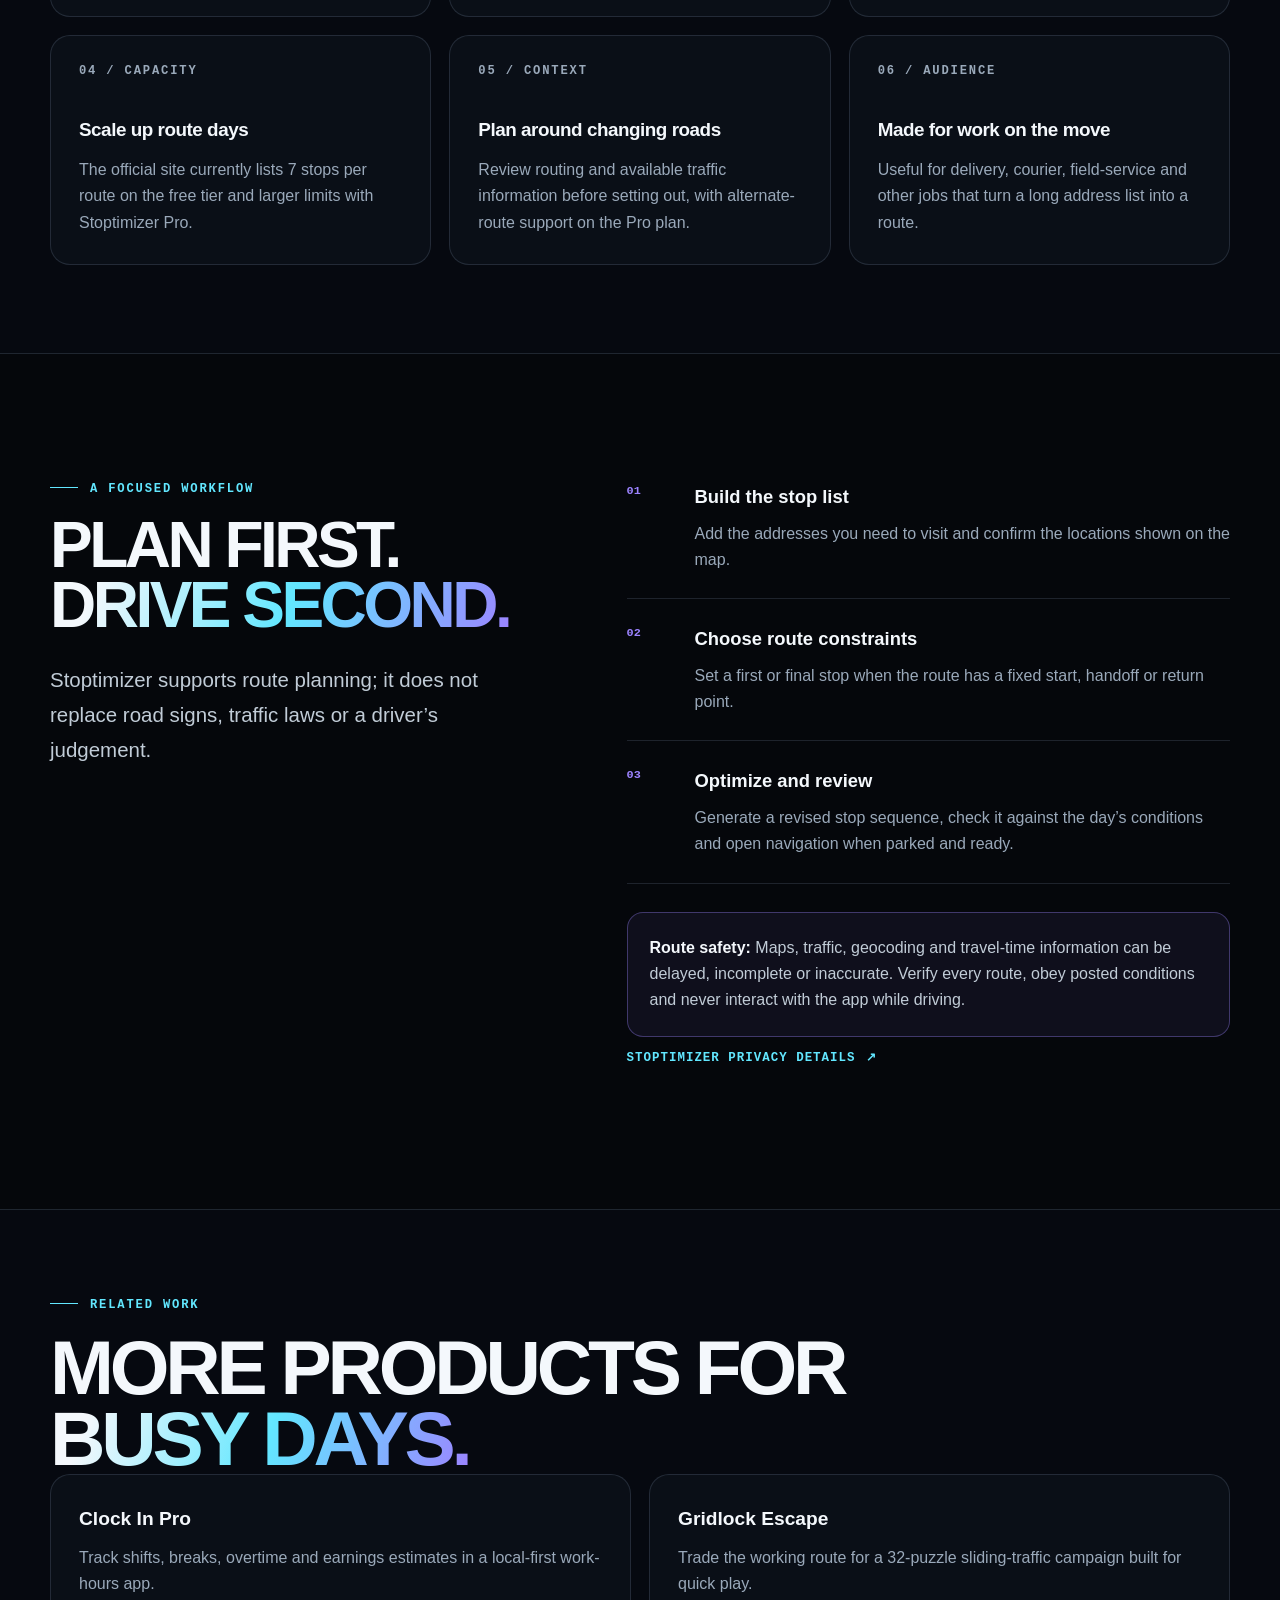
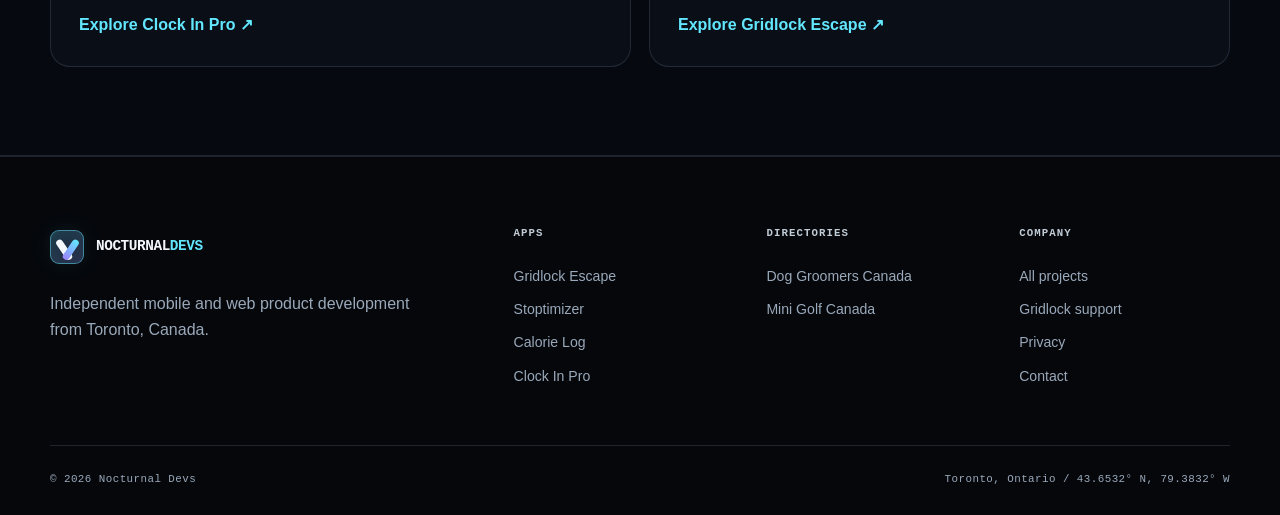
<file: projects/stoptimizer/index.html>
<!doctype html>
<html lang="en-CA">
<head>
  <meta charset="utf-8">
  <meta name="viewport" content="width=device-width, initial-scale=1">
  <title>Stoptimizer Route Optimization App | Nocturnal Devs</title>
  <meta name="description" content="Explore Stoptimizer, a multi-stop route optimization app for delivery drivers and route planners, available on iOS and Android.">
  <meta name="author" content="Nocturnal Devs">
  <meta name="robots" content="index, follow, max-image-preview:large, max-snippet:-1, max-video-preview:-1">
  <meta name="theme-color" content="#120f24">
  <meta name="apple-itunes-app" content="app-id=6767942573">
  <meta name="google-play-app" content="app-id=com.stoptimizerapp.routeplanner">
  <link rel="canonical" href="https://www.nocturnaldevs.com/projects/stoptimizer/">
  <link rel="icon" href="/assets/projects/stoptimizer/logo.png" type="image/png">
  <link rel="stylesheet" href="/styles.css">
  <meta property="og:site_name" content="Nocturnal Devs">
  <meta property="og:type" content="website">
  <meta property="og:locale" content="en_CA">
  <meta property="og:title" content="Stoptimizer Route Optimization App | Nocturnal Devs">
  <meta property="og:description" content="Plan multi-stop routes, reorder addresses and hand the next stop to navigation with Stoptimizer for iOS and Android.">
  <meta property="og:url" content="https://www.nocturnaldevs.com/projects/stoptimizer/">
  <meta property="og:image" content="https://www.nocturnaldevs.com/assets/projects/stoptimizer/screenshot.png">
  <meta property="og:image:width" content="1008">
  <meta property="og:image:height" content="2244">
  <meta property="og:image:alt" content="Stoptimizer mobile app showing a multi-stop route on a map">
  <meta name="twitter:card" content="summary_large_image">
  <meta name="twitter:title" content="Stoptimizer Route Optimization App | Nocturnal Devs">
  <meta name="twitter:description" content="A practical multi-stop route planner for delivery drivers, couriers and field-service work.">
  <meta name="twitter:image" content="https://www.nocturnaldevs.com/assets/projects/stoptimizer/screenshot.png">
  <meta name="twitter:image:alt" content="Stoptimizer mobile app showing a multi-stop route on a map">
  <script type="application/ld+json">
  {
    "@context": "https://schema.org",
    "@graph": [
      {
        "@type": "Organization",
        "@id": "https://www.nocturnaldevs.com/#organization",
        "name": "Nocturnal Devs",
        "url": "https://www.nocturnaldevs.com/"
      },
      {
        "@type": "SoftwareApplication",
        "@id": "https://www.nocturnaldevs.com/projects/stoptimizer/#software",
        "name": "Stoptimizer",
        "url": "https://www.nocturnaldevs.com/projects/stoptimizer/",
        "sameAs": "https://stoptimizer.app/",
        "applicationCategory": "NavigationApplication",
        "operatingSystem": "iOS, Android",
        "description": "A multi-stop route optimization app for delivery drivers, couriers, field-service workers and route planners.",
        "image": "https://www.nocturnaldevs.com/assets/projects/stoptimizer/logo.png",
        "screenshot": "https://www.nocturnaldevs.com/assets/projects/stoptimizer/screenshot.png",
        "featureList": [
          "Typed and voice address entry",
          "Multi-stop route reordering",
          "Optional fixed first or last stop",
          "Map-based stop review",
          "Navigation handoff"
        ],
        "downloadUrl": [
          "https://apps.apple.com/us/app/stoptimizer/id6767942573",
          "https://play.google.com/store/apps/details?id=com.stoptimizerapp.routeplanner"
        ],
        "publisher": {"@id": "https://www.nocturnaldevs.com/#organization"}
      },
      {
        "@type": "BreadcrumbList",
        "@id": "https://www.nocturnaldevs.com/projects/stoptimizer/#breadcrumb",
        "itemListElement": [
          {"@type": "ListItem", "position": 1, "name": "Home", "item": "https://www.nocturnaldevs.com/"},
          {"@type": "ListItem", "position": 2, "name": "Projects", "item": "https://www.nocturnaldevs.com/projects/"},
          {"@type": "ListItem", "position": 3, "name": "Stoptimizer", "item": "https://www.nocturnaldevs.com/projects/stoptimizer/"}
        ]
      }
    ]
  }
  </script>
  <script src="/script.js" defer></script>
</head>
<body style="--product-accent: #9c83ff">
  <a class="skip-link" href="#main-content">Skip to main content</a>
  <header class="site-header">
    <div class="container nav-shell">
      <a class="brand" href="/" aria-label="Nocturnal Devs home"><span class="brand-mark" aria-hidden="true"></span><span class="brand-wordmark">NOCTURNAL<span>DEVS</span></span></a>
      <button class="nav-toggle" type="button" aria-expanded="false" aria-controls="primary-navigation" aria-label="Open navigation"><span></span></button>
      <nav class="primary-nav" id="primary-navigation" aria-label="Primary navigation">
        <a href="/">Home</a><a href="/projects/" aria-current="page">Projects</a><a href="/#apps">Apps</a><a href="/#directories">Directories</a><a class="nav-cta" href="/contact/">Contact</a>
      </nav>
    </div>
  </header>

  <main id="main-content">
    <section class="product-hero" aria-labelledby="product-title">
      <div class="container">
        <ol class="breadcrumb" aria-label="Breadcrumb"><li><a href="/">Home</a></li><li><a href="/projects/">Projects</a></li><li aria-current="page">Stoptimizer</li></ol>
        <div class="product-hero-grid">
          <div class="product-hero-copy" data-reveal>
            <div class="product-icon"><img src="/assets/projects/stoptimizer/logo.png" width="136" height="132" alt="Stoptimizer app logo"></div>
            <p class="product-kicker">Route planning / iOS + Android</p>
            <h1 class="product-title" id="product-title">Stoptimizer <span class="accent">route planner.</span></h1>
            <p class="product-lead">Optimize every stop before the road gets busy. Stoptimizer turns a list of addresses into a clearer stop order so delivery drivers, couriers and field-service teams can spend less time backtracking.</p>
            <span class="product-status">Available on iOS + Android</span>
            <div class="store-links" aria-label="Stoptimizer links">
              <a class="button button-primary" href="https://stoptimizer.app/" target="_blank" rel="noopener noreferrer">Official website <span aria-hidden="true">↗</span></a>
              <a class="button button-store" href="https://apps.apple.com/us/app/stoptimizer/id6767942573" target="_blank" rel="noopener noreferrer" aria-label="Download Stoptimizer on the App Store"><span><small>Download on the</small><strong>App Store</strong></span></a>
              <a class="button button-store" href="https://play.google.com/store/apps/details?id=com.stoptimizerapp.routeplanner" target="_blank" rel="noopener noreferrer" aria-label="Get Stoptimizer on Google Play"><span><small>Get it on</small><strong>Google Play</strong></span></a>
            </div>
          </div>
          <div class="product-art phone-art" data-reveal>
            <div class="phone-frame"><img src="/assets/projects/stoptimizer/screenshot.png" width="1008" height="2244" alt="Stoptimizer route planning screen with stops and a map" fetchpriority="high"></div>
          </div>
        </div>
      </div>
    </section>

    <section class="section-tight surface-section" aria-labelledby="stoptimizer-features">
      <div class="container">
        <p class="eyebrow">Built for multi-stop days</p>
        <h2 class="section-title" id="stoptimizer-features">From address list to <span class="accent">next stop.</span></h2>
        <p class="section-lead">The workflow stays focused: collect the stops, set any route constraints, optimize the sequence and continue in your preferred navigation app.</p>
        <div class="feature-grid">
          <article class="feature-card" data-reveal><p class="mono-label">01 / Capture</p><h3>Add stops quickly</h3><p>Type an address or use voice entry, then review its matching marker on the map.</p></article>
          <article class="feature-card" data-reveal><p class="mono-label">02 / Order</p><h3>Optimize the sequence</h3><p>Reorder a multi-stop route while keeping a required first or last stop when the day calls for it.</p></article>
          <article class="feature-card" data-reveal><p class="mono-label">03 / Navigate</p><h3>Move into navigation</h3><p>Follow the optimized stop list and launch navigation for the next address when you are ready to drive.</p></article>
          <article class="feature-card" data-reveal><p class="mono-label">04 / Capacity</p><h3>Scale up route days</h3><p>The official site currently lists 7 stops per route on the free tier and larger limits with Stoptimizer Pro.</p></article>
          <article class="feature-card" data-reveal><p class="mono-label">05 / Context</p><h3>Plan around changing roads</h3><p>Review routing and available traffic information before setting out, with alternate-route support on the Pro plan.</p></article>
          <article class="feature-card" data-reveal><p class="mono-label">06 / Audience</p><h3>Made for work on the move</h3><p>Useful for delivery, courier, field-service and other jobs that turn a long address list into a route.</p></article>
        </div>
      </div>
    </section>

    <section class="section" aria-labelledby="stoptimizer-workflow">
      <div class="container split-content">
        <div data-reveal>
          <p class="eyebrow">A focused workflow</p>
          <h2 class="section-title" id="stoptimizer-workflow">Plan first. <span class="accent">Drive second.</span></h2>
          <p class="section-lead">Stoptimizer supports route planning; it does not replace road signs, traffic laws or a driver’s judgement.</p>
        </div>
        <div data-reveal>
          <ol class="process-list">
            <li><span class="process-number">01</span><div><h3>Build the stop list</h3><p>Add the addresses you need to visit and confirm the locations shown on the map.</p></div></li>
            <li><span class="process-number">02</span><div><h3>Choose route constraints</h3><p>Set a first or final stop when the route has a fixed start, handoff or return point.</p></div></li>
            <li><span class="process-number">03</span><div><h3>Optimize and review</h3><p>Generate a revised stop sequence, check it against the day’s conditions and open navigation when parked and ready.</p></div></li>
          </ol>
          <aside class="notice-panel"><strong>Route safety:</strong> Maps, traffic, geocoding and travel-time information can be delayed, incomplete or inaccurate. Verify every route, obey posted conditions and never interact with the app while driving.</aside>
          <a class="text-link" href="https://stoptimizer.app/privacy-policy.html" target="_blank" rel="noopener noreferrer">Stoptimizer privacy details</a>
        </div>
      </div>
    </section>

    <section class="section-tight surface-section" aria-labelledby="stoptimizer-related">
      <div class="container">
        <p class="eyebrow">Related work</p>
        <h2 class="section-title" id="stoptimizer-related">More products for <span class="accent">busy days.</span></h2>
        <div class="support-grid">
          <article class="contact-card" data-reveal><h3>Clock In Pro</h3><p>Track shifts, breaks, overtime and earnings estimates in a local-first work-hours app.</p><a href="/projects/clock-in-pro/">Explore Clock In Pro ↗</a></article>
          <article class="contact-card" data-reveal><h3>Gridlock Escape</h3><p>Trade the working route for a 32-puzzle sliding-traffic campaign built for quick play.</p><a href="/projects/gridlock-escape/">Explore Gridlock Escape ↗</a></article>
        </div>
      </div>
    </section>
  </main>

  <footer class="site-footer">
    <div class="container footer-top">
      <div class="footer-intro"><a class="brand" href="/"><span class="brand-mark" aria-hidden="true"></span><span class="brand-wordmark">NOCTURNAL<span>DEVS</span></span></a><p>Independent mobile and web product development from Toronto, Canada.</p></div>
      <nav class="footer-group" aria-label="App projects"><h2>Apps</h2><a href="/projects/gridlock-escape/">Gridlock Escape</a><a href="/projects/stoptimizer/">Stoptimizer</a><a href="/projects/calorie-log/">Calorie Log</a><a href="/projects/clock-in-pro/">Clock In Pro</a></nav>
      <nav class="footer-group" aria-label="Directory projects"><h2>Directories</h2><a href="/projects/dog-groomers-canada/">Dog Groomers Canada</a><a href="/projects/mini-golf-canada/">Mini Golf Canada</a></nav>
      <nav class="footer-group" aria-label="Company links"><h2>Company</h2><a href="/projects/">All projects</a><a href="/support/gridlock-escape/">Gridlock support</a><a href="/privacy-policy/">Privacy</a><a href="/contact/">Contact</a></nav>
    </div>
    <div class="container footer-bottom"><span>© <span data-current-year>2026</span> Nocturnal Devs</span><span>Toronto, Ontario / 43.6532° N, 79.3832° W</span></div>
  </footer>
</body>
</html>
</file>
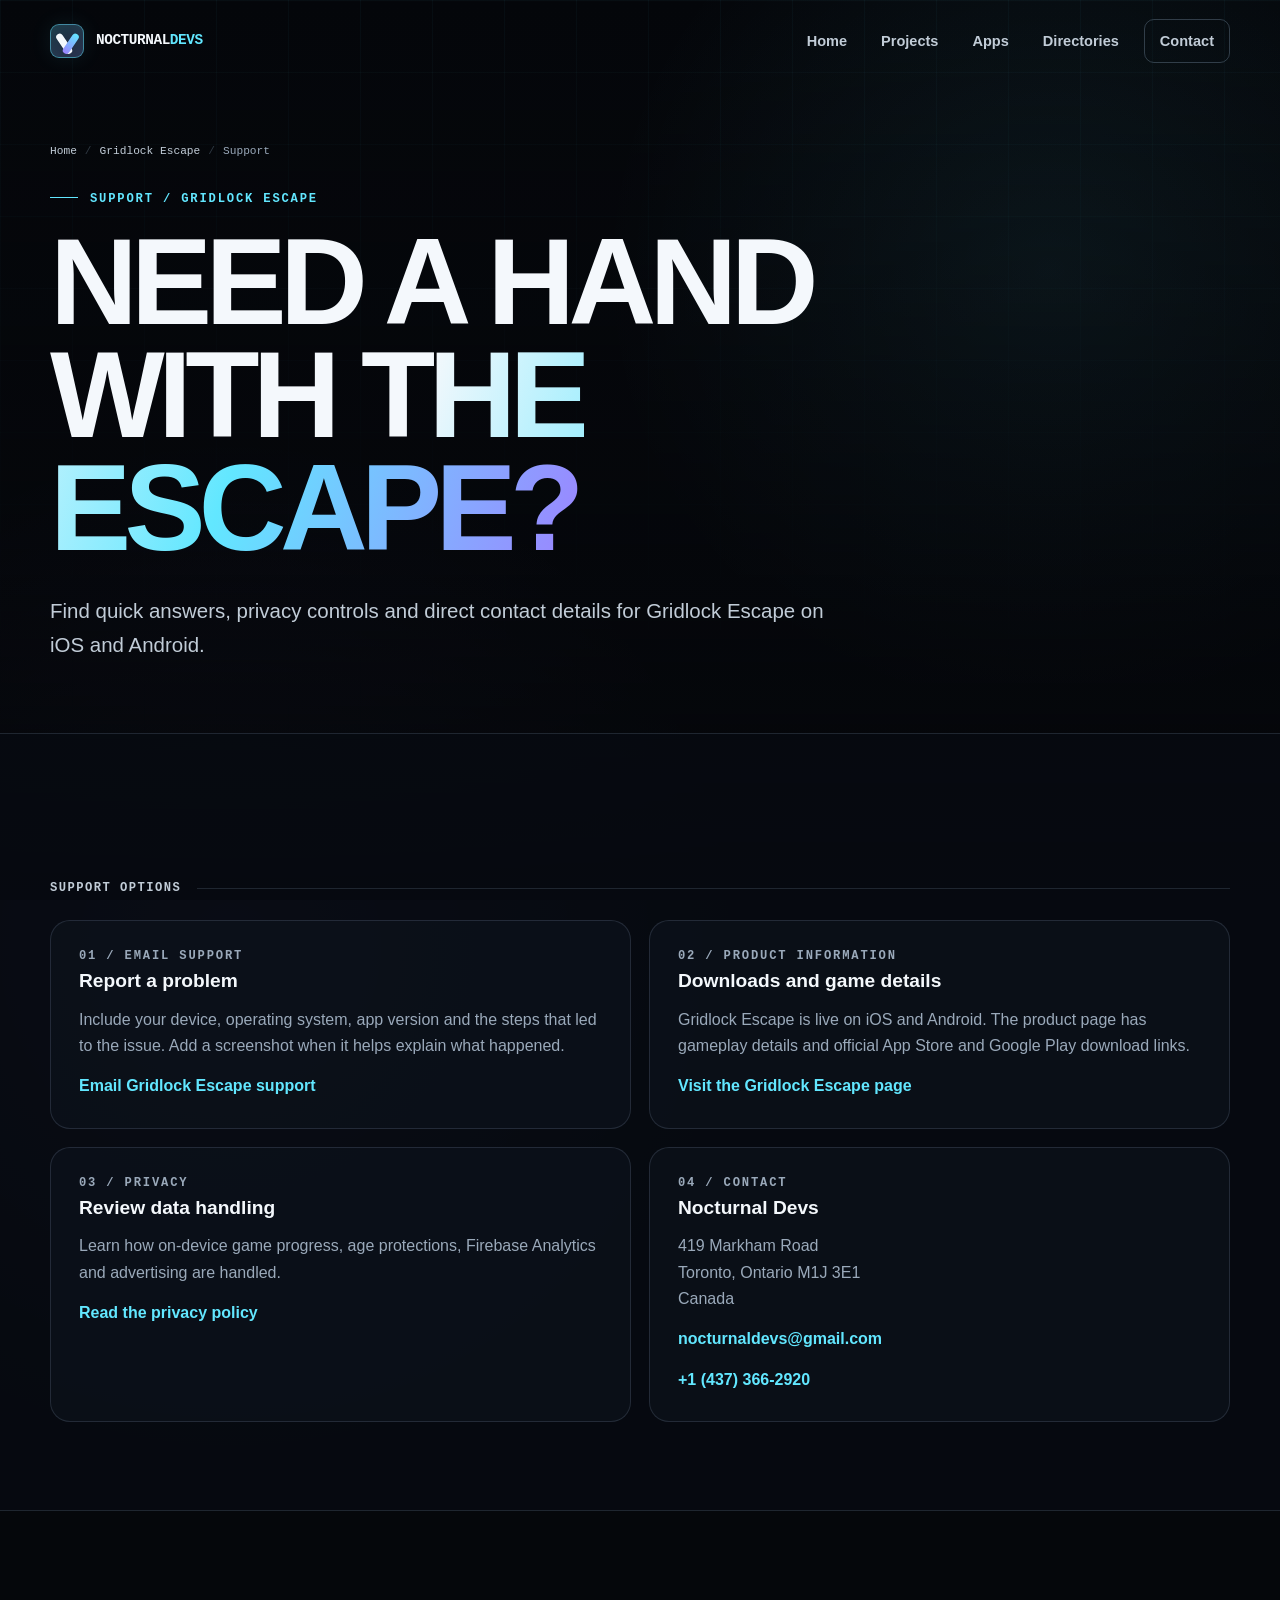
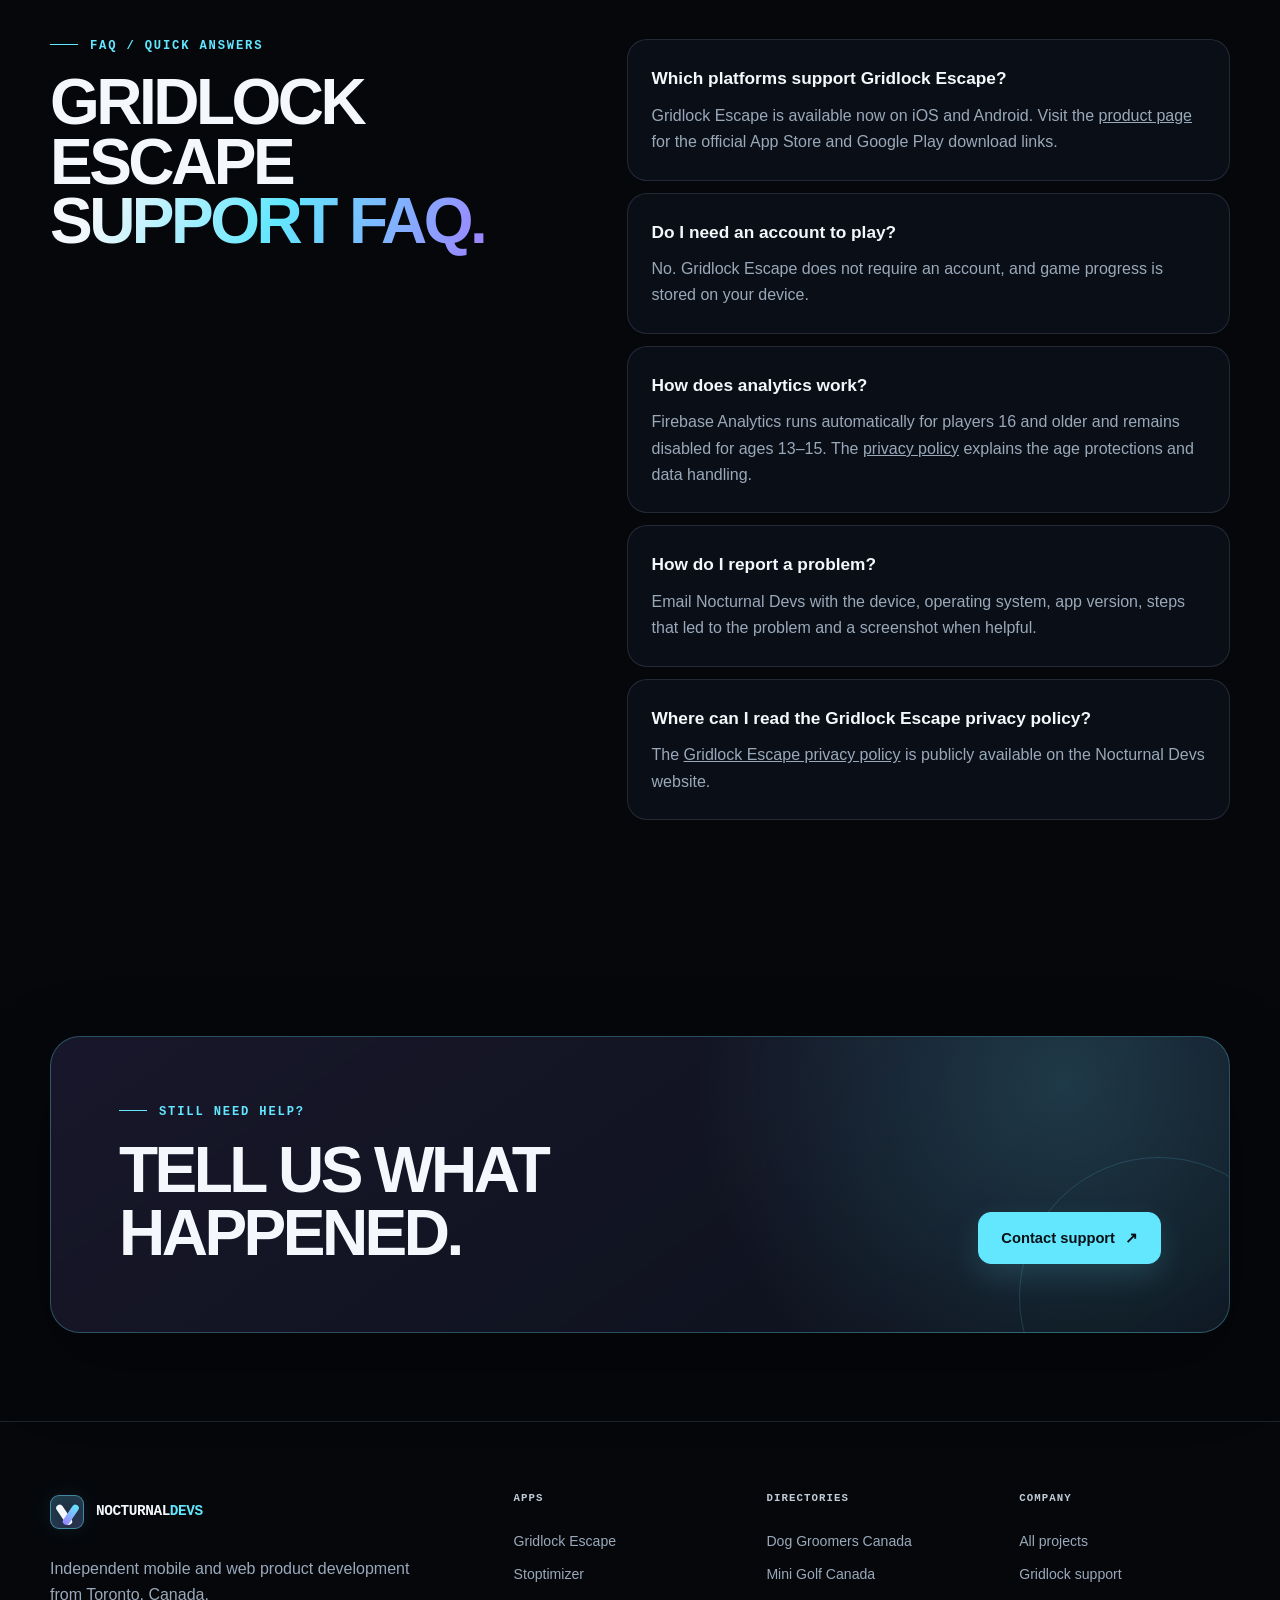
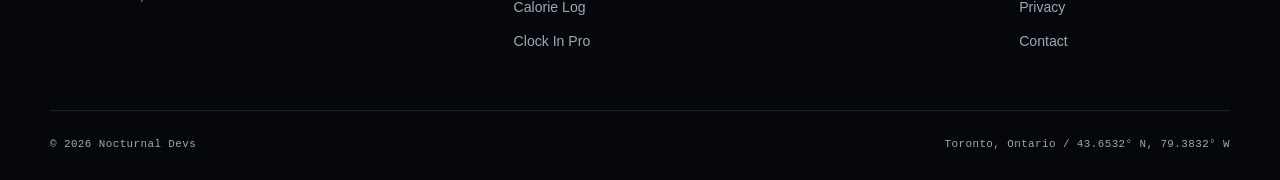
<file: support/gridlock-escape/index.html>
<!doctype html>
<html lang="en-CA">
<head>
  <meta charset="utf-8">
  <meta name="viewport" content="width=device-width, initial-scale=1">
  <title>Gridlock Escape Support | Nocturnal Devs</title>
  <meta name="description" content="Get help with Gridlock Escape on iOS and Android, find troubleshooting steps, contact Nocturnal Devs and review privacy information.">
  <meta name="theme-color" content="#05070b">
  <link rel="icon" href="/assets/projects/gridlock-escape/app-icon.png" type="image/png">
  <link rel="canonical" href="https://www.nocturnaldevs.com/support/gridlock-escape/">
  <link rel="stylesheet" href="/styles.css">
  <meta property="og:site_name" content="Nocturnal Devs">
  <meta property="og:type" content="website">
  <meta property="og:locale" content="en_CA">
  <meta property="og:title" content="Gridlock Escape Support | Nocturnal Devs">
  <meta property="og:description" content="Help, contact details and privacy information for Gridlock Escape on iOS and Android.">
  <meta property="og:url" content="https://www.nocturnaldevs.com/support/gridlock-escape/">
  <meta property="og:image" content="https://www.nocturnaldevs.com/assets/brand/nocturnal-devs-og.png">
  <meta property="og:image:width" content="1200">
  <meta property="og:image:height" content="630">
  <meta property="og:image:alt" content="Nocturnal Devs product support">
  <meta name="twitter:card" content="summary_large_image">
  <script type="application/ld+json">
  {
    "@context": "https://schema.org",
    "@graph": [
      {
        "@type": "Organization",
        "@id": "https://www.nocturnaldevs.com/#organization",
        "name": "Nocturnal Devs",
        "url": "https://www.nocturnaldevs.com/",
        "email": "nocturnaldevs@gmail.com",
        "telephone": "+1-437-366-2920"
      },
      {
        "@type": "ContactPage",
        "@id": "https://www.nocturnaldevs.com/support/gridlock-escape/#webpage",
        "url": "https://www.nocturnaldevs.com/support/gridlock-escape/",
        "name": "Gridlock Escape Support | Nocturnal Devs",
        "description": "Help, contact details and privacy information for Gridlock Escape on iOS and Android.",
        "isPartOf": { "@id": "https://www.nocturnaldevs.com/#website" },
        "about": {
          "@type": "SoftwareApplication",
          "name": "Gridlock Escape",
          "operatingSystem": ["iOS", "Android"],
          "applicationCategory": "GameApplication",
          "url": "https://www.nocturnaldevs.com/projects/gridlock-escape/"
        },
        "mainEntity": { "@id": "https://www.nocturnaldevs.com/support/gridlock-escape/#faq" },
        "inLanguage": "en-CA"
      },
      {
        "@type": "FAQPage",
        "@id": "https://www.nocturnaldevs.com/support/gridlock-escape/#faq",
        "mainEntity": [
          {
            "@type": "Question",
            "name": "Which platforms support Gridlock Escape?",
            "acceptedAnswer": {
              "@type": "Answer",
              "text": "Gridlock Escape is available now on iOS and Android. Visit the product page for official App Store and Google Play download links."
            }
          },
          {
            "@type": "Question",
            "name": "Do I need an account to play?",
            "acceptedAnswer": {
              "@type": "Answer",
              "text": "No. Gridlock Escape does not require an account, and game progress is stored on your device."
            }
          },
          {
            "@type": "Question",
            "name": "How does analytics work?",
            "acceptedAnswer": {
              "@type": "Answer",
              "text": "Firebase Analytics runs automatically for players 16 and older and remains disabled for ages 13–15. The privacy policy explains the age protections and data handling."
            }
          },
          {
            "@type": "Question",
            "name": "How do I report a problem?",
            "acceptedAnswer": {
              "@type": "Answer",
              "text": "Email Nocturnal Devs with the device, operating system, app version, steps that led to the problem and a screenshot when helpful."
            }
          },
          {
            "@type": "Question",
            "name": "Where can I read the Gridlock Escape privacy policy?",
            "acceptedAnswer": {
              "@type": "Answer",
              "text": "The Gridlock Escape privacy policy is publicly available on the Nocturnal Devs website."
            }
          }
        ]
      },
      {
        "@type": "BreadcrumbList",
        "itemListElement": [
          { "@type": "ListItem", "position": 1, "name": "Home", "item": "https://www.nocturnaldevs.com/" },
          { "@type": "ListItem", "position": 2, "name": "Gridlock Escape", "item": "https://www.nocturnaldevs.com/projects/gridlock-escape/" },
          { "@type": "ListItem", "position": 3, "name": "Support", "item": "https://www.nocturnaldevs.com/support/gridlock-escape/" }
        ]
      }
    ]
  }
  </script>
  <script src="/script.js" defer></script>
</head>
<body>
  <a class="skip-link" href="#main-content">Skip to main content</a>
  <header class="site-header">
    <div class="container nav-shell">
      <a class="brand" href="/" aria-label="Nocturnal Devs home"><span class="brand-mark" aria-hidden="true"></span><span class="brand-wordmark">NOCTURNAL<span>DEVS</span></span></a>
      <button class="nav-toggle" type="button" aria-expanded="false" aria-controls="primary-navigation" aria-label="Open navigation"><span></span></button>
      <nav class="primary-nav" id="primary-navigation" aria-label="Primary navigation">
        <a href="/">Home</a><a href="/projects/">Projects</a><a href="/#apps">Apps</a><a href="/#directories">Directories</a><a class="nav-cta" href="/contact/">Contact</a>
      </nav>
    </div>
  </header>

  <main id="main-content">
    <header class="interior-hero">
      <div class="container">
        <ol class="breadcrumb" aria-label="Breadcrumb"><li><a href="/">Home</a></li><li><a href="/projects/gridlock-escape/">Gridlock Escape</a></li><li aria-current="page">Support</li></ol>
        <p class="eyebrow">Support / Gridlock Escape</p>
        <h1 class="display-title">Need a hand with <span class="accent">the escape?</span></h1>
        <p class="section-lead">Find quick answers, privacy controls and direct contact details for Gridlock Escape on iOS and Android.</p>
      </div>
    </header>

    <section class="section-tight surface-section" aria-labelledby="support-options-title">
      <div class="container">
        <h2 class="category-heading" id="support-options-title">Support options</h2>
        <div class="support-grid">
          <article class="contact-card" data-reveal>
            <p class="mono-label">01 / Email support</p>
            <h3>Report a problem</h3>
            <p>Include your device, operating system, app version and the steps that led to the issue. Add a screenshot when it helps explain what happened.</p>
            <a href="mailto:nocturnaldevs@gmail.com?subject=Gridlock%20Escape%20support">Email Gridlock Escape support</a>
          </article>
          <article class="contact-card" data-reveal>
            <p class="mono-label">02 / Product information</p>
            <h3>Downloads and game details</h3>
            <p>Gridlock Escape is live on iOS and Android. The product page has gameplay details and official App Store and Google Play download links.</p>
            <a href="/projects/gridlock-escape/">Visit the Gridlock Escape page</a>
          </article>
          <article class="contact-card" data-reveal>
            <p class="mono-label">03 / Privacy</p>
            <h3>Review data handling</h3>
            <p>Learn how on-device game progress, age protections, Firebase Analytics and advertising are handled.</p>
            <a href="/privacy-policy/">Read the privacy policy</a>
          </article>
          <article class="contact-card" data-reveal>
            <p class="mono-label">04 / Contact</p>
            <h3>Nocturnal Devs</h3>
            <address>
              419 Markham Road<br>
              Toronto, Ontario M1J 3E1<br>
              Canada
            </address>
            <a href="mailto:nocturnaldevs@gmail.com">nocturnaldevs@gmail.com</a><br>
            <a href="tel:+14373662920">+1 (437) 366-2920</a>
          </article>
        </div>
      </div>
    </section>

    <section class="section" aria-labelledby="faq-title">
      <div class="container split-content">
        <div data-reveal>
          <p class="eyebrow">FAQ / Quick answers</p>
          <h2 class="section-title" id="faq-title">Gridlock Escape <span class="accent">support FAQ.</span></h2>
        </div>
        <div class="faq-list">
          <article class="faq-item" data-reveal>
            <h3>Which platforms support Gridlock Escape?</h3>
            <p>Gridlock Escape is available now on iOS and Android. Visit the <a href="/projects/gridlock-escape/">product page</a> for the official App Store and Google Play download links.</p>
          </article>
          <article class="faq-item" data-reveal>
            <h3>Do I need an account to play?</h3>
            <p>No. Gridlock Escape does not require an account, and game progress is stored on your device.</p>
          </article>
          <article class="faq-item" data-reveal>
            <h3>How does analytics work?</h3>
            <p>Firebase Analytics runs automatically for players 16 and older and remains disabled for ages 13–15. The <a href="/privacy-policy/">privacy policy</a> explains the age protections and data handling.</p>
          </article>
          <article class="faq-item" data-reveal>
            <h3>How do I report a problem?</h3>
            <p>Email Nocturnal Devs with the device, operating system, app version, steps that led to the problem and a screenshot when helpful.</p>
          </article>
          <article class="faq-item" data-reveal>
            <h3>Where can I read the Gridlock Escape privacy policy?</h3>
            <p>The <a href="/privacy-policy/">Gridlock Escape privacy policy</a> is publicly available on the Nocturnal Devs website.</p>
          </article>
        </div>
      </div>
    </section>

    <section class="section-tight">
      <div class="container cta-panel" data-reveal><div><p class="eyebrow">Still need help?</p><h2>Tell us what happened.</h2></div><a class="button button-primary" href="mailto:nocturnaldevs@gmail.com?subject=Gridlock%20Escape%20support">Contact support <span aria-hidden="true">↗</span></a></div>
    </section>
  </main>

  <footer class="site-footer">
    <div class="container footer-top">
      <div class="footer-intro"><a class="brand" href="/" aria-label="Nocturnal Devs home"><span class="brand-mark" aria-hidden="true"></span><span class="brand-wordmark">NOCTURNAL<span>DEVS</span></span></a><p>Independent mobile and web product development from Toronto, Canada.</p></div>
      <nav class="footer-group" aria-label="App projects"><h2>Apps</h2><a href="/projects/gridlock-escape/">Gridlock Escape</a><a href="/projects/stoptimizer/">Stoptimizer</a><a href="/projects/calorie-log/">Calorie Log</a><a href="/projects/clock-in-pro/">Clock In Pro</a></nav>
      <nav class="footer-group" aria-label="Directory projects"><h2>Directories</h2><a href="/projects/dog-groomers-canada/">Dog Groomers Canada</a><a href="/projects/mini-golf-canada/">Mini Golf Canada</a></nav>
      <nav class="footer-group" aria-label="Company links"><h2>Company</h2><a href="/projects/">All projects</a><a href="/support/gridlock-escape/" aria-current="page">Gridlock support</a><a href="/privacy-policy/">Privacy</a><a href="/contact/">Contact</a></nav>
    </div>
    <div class="container footer-bottom"><span>© <span data-current-year>2026</span> Nocturnal Devs</span><span>Toronto, Ontario / 43.6532° N, 79.3832° W</span></div>
  </footer>
</body>
</html>
</file>
<file: styles.css>
:root {
  --ink: #05070b;
  --ink-soft: #080c13;
  --surface: #0d131d;
  --surface-2: #111a27;
  --surface-3: #172333;
  --text: #f4f8fc;
  --muted: #9aa9ba;
  --muted-strong: #c1ccd7;
  --line: rgba(159, 188, 215, 0.16);
  --line-strong: rgba(159, 188, 215, 0.28);
  --cyan: #62e7ff;
  --cyan-soft: rgba(98, 231, 255, 0.14);
  --violet: #9c83ff;
  --violet-soft: rgba(156, 131, 255, 0.16);
  --lime: #b8ff70;
  --yellow: #ffc832;
  --red: #ff5a68;
  --shadow: 0 28px 80px rgba(0, 0, 0, 0.38);
  --radius-sm: 12px;
  --radius-md: 20px;
  --radius-lg: 30px;
  --container: min(1180px, calc(100% - 40px));
  --font-sans: Inter, ui-sans-serif, -apple-system, BlinkMacSystemFont, "Segoe UI", sans-serif;
  --font-display: "Arial Narrow", "Avenir Next Condensed", "Roboto Condensed", Arial, sans-serif;
  --font-mono: "SFMono-Regular", Consolas, "Liberation Mono", monospace;
}

*,
*::before,
*::after {
  box-sizing: border-box;
}

html {
  scroll-behavior: smooth;
  color-scheme: dark;
}

body {
  min-width: 320px;
  margin: 0;
  overflow-x: hidden;
  background:
    radial-gradient(circle at 82% 8%, rgba(98, 231, 255, 0.08), transparent 28rem),
    radial-gradient(circle at 18% 28%, rgba(156, 131, 255, 0.08), transparent 32rem),
    var(--ink);
  color: var(--text);
  font-family: var(--font-sans);
  line-height: 1.65;
  text-rendering: optimizeLegibility;
}

body::before {
  position: fixed;
  inset: 0;
  z-index: -2;
  background-image:
    linear-gradient(rgba(98, 231, 255, 0.035) 1px, transparent 1px),
    linear-gradient(90deg, rgba(98, 231, 255, 0.035) 1px, transparent 1px);
  background-size: 72px 72px;
  mask-image: linear-gradient(to bottom, black, transparent 86%);
  content: "";
  pointer-events: none;
}

body::after {
  position: fixed;
  inset: 0;
  z-index: -1;
  background: linear-gradient(180deg, transparent, rgba(5, 7, 11, 0.45) 60%, var(--ink));
  content: "";
  pointer-events: none;
}

img {
  display: block;
  max-width: 100%;
  height: auto;
}

a {
  color: inherit;
}

button,
input,
textarea,
select {
  font: inherit;
}

button,
a {
  -webkit-tap-highlight-color: transparent;
}

:focus-visible {
  outline: 3px solid var(--cyan);
  outline-offset: 4px;
}

::selection {
  background: var(--cyan);
  color: var(--ink);
}

.skip-link {
  position: fixed;
  top: 12px;
  left: 12px;
  z-index: 9999;
  padding: 10px 14px;
  border-radius: 10px;
  background: var(--text);
  color: var(--ink);
  font-weight: 800;
  transform: translateY(-160%);
  transition: transform 160ms ease;
}

.skip-link:focus {
  transform: translateY(0);
}

.container {
  width: var(--container);
  margin-inline: auto;
}

.section {
  position: relative;
  padding: clamp(76px, 10vw, 132px) 0;
}

.section-tight {
  padding: clamp(56px, 7vw, 88px) 0;
}

.surface-section {
  border-block: 1px solid var(--line);
  background: rgba(8, 12, 19, 0.72);
}

.eyebrow,
.mono-label {
  margin: 0 0 18px;
  color: var(--cyan);
  font-family: var(--font-mono);
  font-size: 0.76rem;
  font-weight: 800;
  letter-spacing: 0.15em;
  line-height: 1.3;
  text-transform: uppercase;
}

.eyebrow::before {
  display: inline-block;
  width: 28px;
  height: 1px;
  margin: 0 12px 4px 0;
  background: currentColor;
  content: "";
}

.display-title,
.section-title,
.product-title,
.legal-title {
  margin: 0;
  font-family: var(--font-display);
  font-weight: 900;
  letter-spacing: -0.055em;
  line-height: 0.93;
  text-transform: uppercase;
}

.display-title {
  max-width: 960px;
  font-size: clamp(3.6rem, 9.5vw, 8rem);
}

.display-title .accent,
.section-title .accent,
.product-title .accent {
  background: linear-gradient(110deg, var(--text) 10%, var(--cyan) 52%, var(--violet));
  -webkit-background-clip: text;
  background-clip: text;
  color: transparent;
}

.section-title {
  max-width: 820px;
  font-size: clamp(2.7rem, 6vw, 5.4rem);
}

.section-lead,
.hero-lead,
.product-lead {
  max-width: 700px;
  margin: 28px 0 0;
  color: var(--muted-strong);
  font-size: clamp(1.05rem, 2vw, 1.28rem);
  line-height: 1.7;
}

.section-heading-row {
  display: flex;
  align-items: end;
  justify-content: space-between;
  gap: 32px;
  margin-bottom: 42px;
}

.text-link {
  display: inline-flex;
  min-height: 44px;
  align-items: center;
  gap: 10px;
  color: var(--cyan);
  font-family: var(--font-mono);
  font-size: 0.78rem;
  font-weight: 800;
  letter-spacing: 0.08em;
  text-decoration: none;
  text-transform: uppercase;
}

.text-link::after {
  content: "↗";
  transition: transform 160ms ease;
}

.text-link:hover::after {
  transform: translate(3px, -3px);
}

.site-header {
  position: fixed;
  inset: 0 0 auto;
  z-index: 1000;
  border-bottom: 1px solid transparent;
  transition: background 180ms ease, border-color 180ms ease;
}

.site-header.is-scrolled,
.site-header.menu-open {
  border-color: var(--line);
  background: rgba(5, 7, 11, 0.88);
  backdrop-filter: blur(22px);
}

.nav-shell {
  display: flex;
  min-height: 82px;
  align-items: center;
  justify-content: space-between;
  gap: 24px;
}

.brand {
  display: inline-flex;
  min-height: 44px;
  align-items: center;
  gap: 12px;
  color: var(--text);
  font-family: var(--font-mono);
  font-size: 0.9rem;
  font-weight: 900;
  letter-spacing: -0.03em;
  text-decoration: none;
}

.brand-mark {
  position: relative;
  display: grid;
  width: 34px;
  height: 34px;
  flex: 0 0 34px;
  place-items: center;
  overflow: hidden;
  border: 1px solid rgba(98, 231, 255, 0.5);
  border-radius: 9px;
  background:
    linear-gradient(145deg, rgba(98, 231, 255, 0.15), rgba(156, 131, 255, 0.17)),
    var(--surface);
  box-shadow: inset 0 0 22px rgba(98, 231, 255, 0.1), 0 0 22px rgba(98, 231, 255, 0.09);
}

.brand-mark::before,
.brand-mark::after {
  position: absolute;
  width: 7px;
  height: 23px;
  border-radius: 4px;
  background: var(--text);
  content: "";
}

.brand-mark::before {
  transform: rotate(-34deg) translateX(-4px);
}

.brand-mark::after {
  background: linear-gradient(var(--cyan), var(--violet));
  transform: rotate(34deg) translateX(4px);
}

.brand-wordmark span {
  color: var(--cyan);
}

.primary-nav {
  display: flex;
  align-items: center;
  gap: 4px;
}

.primary-nav a {
  display: inline-flex;
  min-height: 44px;
  align-items: center;
  padding: 8px 15px;
  border-radius: 10px;
  color: var(--muted-strong);
  font-size: 0.91rem;
  font-weight: 720;
  text-decoration: none;
  transition: background 160ms ease, color 160ms ease;
}

.primary-nav a:hover,
.primary-nav a[aria-current="page"] {
  background: rgba(255, 255, 255, 0.055);
  color: var(--text);
}

.nav-cta {
  margin-left: 6px;
  border: 1px solid var(--line-strong);
}

.nav-toggle {
  display: none;
  width: 46px;
  height: 46px;
  padding: 0;
  border: 1px solid var(--line);
  border-radius: 12px;
  background: var(--surface);
  color: var(--text);
}

.nav-toggle span,
.nav-toggle::before,
.nav-toggle::after {
  display: block;
  width: 20px;
  height: 2px;
  margin: 4px auto;
  background: currentColor;
  content: "";
  transition: transform 160ms ease, opacity 160ms ease;
}

.menu-open .nav-toggle span {
  opacity: 0;
}

.menu-open .nav-toggle::before {
  transform: translateY(6px) rotate(45deg);
}

.menu-open .nav-toggle::after {
  transform: translateY(-6px) rotate(-45deg);
}

.hero {
  position: relative;
  padding: clamp(150px, 18vw, 220px) 0 clamp(88px, 12vw, 150px);
}

.hero::before {
  position: absolute;
  top: 130px;
  right: -180px;
  width: min(54vw, 760px);
  aspect-ratio: 1;
  border: 1px solid rgba(98, 231, 255, 0.12);
  border-radius: 50%;
  box-shadow: inset 0 0 80px rgba(98, 231, 255, 0.025);
  content: "";
}

.hero-grid {
  position: relative;
  display: grid;
  grid-template-columns: minmax(0, 1.18fr) minmax(300px, 0.82fr);
  align-items: end;
  gap: clamp(42px, 7vw, 92px);
}

.hero-copy {
  position: relative;
  z-index: 1;
}

.hero-lead {
  max-width: 650px;
}

.button-row {
  display: flex;
  flex-wrap: wrap;
  gap: 12px;
  margin-top: 34px;
}

.button {
  display: inline-flex;
  min-height: 52px;
  align-items: center;
  justify-content: center;
  gap: 10px;
  padding: 12px 22px;
  border: 1px solid var(--line-strong);
  border-radius: 13px;
  background: rgba(255, 255, 255, 0.035);
  color: var(--text);
  font-size: 0.92rem;
  font-weight: 820;
  text-decoration: none;
  transition: transform 160ms ease, border-color 160ms ease, background 160ms ease;
}

.button:hover {
  transform: translateY(-2px);
  border-color: rgba(98, 231, 255, 0.54);
  background: var(--cyan-soft);
}

.button-primary {
  border-color: var(--cyan);
  background: var(--cyan);
  color: #061016;
  box-shadow: 0 12px 30px rgba(98, 231, 255, 0.15);
}

.button-primary:hover {
  background: #94efff;
  color: #061016;
}

.button-store {
  justify-content: flex-start;
  min-width: 178px;
  padding-inline: 18px;
}

.button-store small {
  display: block;
  color: inherit;
  font-size: 0.62rem;
  font-weight: 700;
  letter-spacing: 0.06em;
  line-height: 1;
  text-transform: uppercase;
}

.button-store strong {
  display: block;
  margin-top: 3px;
  font-size: 0.96rem;
  line-height: 1.1;
}

.hero-console {
  position: relative;
  padding: 18px;
  border: 1px solid var(--line-strong);
  border-radius: var(--radius-lg);
  background:
    linear-gradient(145deg, rgba(98, 231, 255, 0.07), transparent 45%),
    rgba(13, 19, 29, 0.88);
  box-shadow: var(--shadow);
}

.hero-console::before {
  position: absolute;
  inset: -1px;
  z-index: -1;
  border-radius: inherit;
  background: linear-gradient(135deg, rgba(98, 231, 255, 0.34), transparent 42%, rgba(156, 131, 255, 0.28));
  content: "";
  filter: blur(18px);
  opacity: 0.32;
}

.console-top {
  display: flex;
  align-items: center;
  justify-content: space-between;
  padding: 5px 6px 17px;
  color: var(--muted);
  font-family: var(--font-mono);
  font-size: 0.68rem;
  letter-spacing: 0.08em;
  text-transform: uppercase;
}

.window-dots {
  display: flex;
  gap: 6px;
}

.window-dots i {
  display: block;
  width: 7px;
  height: 7px;
  border-radius: 50%;
  background: var(--line-strong);
}

.window-dots i:first-child {
  background: var(--red);
}

.window-dots i:nth-child(2) {
  background: var(--yellow);
}

.window-dots i:last-child {
  background: var(--lime);
}

.console-body {
  padding: 20px;
  border: 1px solid var(--line);
  border-radius: 19px;
  background: rgba(5, 7, 11, 0.76);
}

.console-line {
  display: grid;
  grid-template-columns: 84px minmax(0, 1fr) auto;
  gap: 12px;
  align-items: center;
  padding: 14px 0;
  border-bottom: 1px solid var(--line);
  color: var(--muted-strong);
  font-family: var(--font-mono);
  font-size: 0.77rem;
}

.console-line:last-child {
  border-bottom: 0;
}

.console-key {
  color: var(--muted);
}

.console-value {
  overflow: hidden;
  color: var(--text);
  text-overflow: ellipsis;
  white-space: nowrap;
}

.status {
  display: inline-flex;
  align-items: center;
  gap: 7px;
  color: var(--lime);
  font-size: 0.66rem;
  font-weight: 800;
  letter-spacing: 0.06em;
  text-transform: uppercase;
}

.status::before {
  width: 7px;
  height: 7px;
  border-radius: 50%;
  background: currentColor;
  box-shadow: 0 0 14px currentColor;
  content: "";
}

.signal-strip {
  display: grid;
  grid-template-columns: repeat(3, 1fr);
  margin-top: 18px;
  overflow: hidden;
  border: 1px solid var(--line);
  border-radius: 16px;
}

.signal {
  padding: 15px;
  border-right: 1px solid var(--line);
}

.signal:last-child {
  border-right: 0;
}

.signal strong,
.signal span {
  display: block;
}

.signal strong {
  font-family: var(--font-display);
  font-size: 1.55rem;
  letter-spacing: -0.04em;
  line-height: 1;
}

.signal span {
  margin-top: 5px;
  color: var(--muted);
  font-family: var(--font-mono);
  font-size: 0.62rem;
  letter-spacing: 0.05em;
  text-transform: uppercase;
}

.project-grid {
  display: grid;
  grid-template-columns: repeat(12, minmax(0, 1fr));
  gap: 18px;
}

.project-card {
  position: relative;
  display: flex;
  min-height: 390px;
  grid-column: span 4;
  flex-direction: column;
  overflow: hidden;
  border: 1px solid var(--line);
  border-radius: var(--radius-md);
  background:
    linear-gradient(155deg, rgba(var(--card-rgb, 98, 231, 255), 0.1), transparent 42%),
    rgba(13, 19, 29, 0.88);
  color: var(--text);
  text-decoration: none;
  transition: transform 180ms ease, border-color 180ms ease, box-shadow 180ms ease;
}

.project-card:hover {
  transform: translateY(-5px);
  border-color: rgba(var(--card-rgb, 98, 231, 255), 0.5);
  box-shadow: 0 24px 60px rgba(0, 0, 0, 0.26);
}

.project-card.large {
  min-height: 470px;
  grid-column: span 8;
}

.project-card.wide {
  min-height: 350px;
  grid-column: span 6;
}

.project-card-content {
  position: relative;
  z-index: 2;
  display: flex;
  flex: 1;
  flex-direction: column;
  padding: 26px;
}

.project-card.large .project-card-content {
  max-width: 55%;
  justify-content: flex-end;
}

.project-meta {
  display: flex;
  align-items: center;
  justify-content: space-between;
  gap: 12px;
  color: var(--muted);
  font-family: var(--font-mono);
  font-size: 0.66rem;
  font-weight: 800;
  letter-spacing: 0.09em;
  text-transform: uppercase;
}

.project-index {
  color: rgb(var(--card-rgb, 98, 231, 255));
}

.project-card h3 {
  max-width: 450px;
  margin: auto 0 12px;
  font-family: var(--font-display);
  font-size: clamp(2rem, 4vw, 3.4rem);
  font-weight: 900;
  letter-spacing: -0.05em;
  line-height: 0.98;
  text-transform: uppercase;
}

.project-card p {
  max-width: 480px;
  margin: 0;
  color: var(--muted-strong);
  font-size: 0.96rem;
}

.project-card-arrow {
  position: absolute;
  right: 24px;
  bottom: 24px;
  display: grid;
  width: 46px;
  height: 46px;
  z-index: 3;
  place-items: center;
  border: 1px solid var(--line-strong);
  border-radius: 50%;
  color: rgb(var(--card-rgb, 98, 231, 255));
  font-size: 1.2rem;
}

.project-visual {
  position: absolute;
  inset: 64px 24px 24px auto;
  width: 42%;
  z-index: 1;
}

.project-visual img {
  width: 100%;
  height: 100%;
  object-fit: contain;
}

.project-card:not(.large) .project-visual {
  inset: 65px 32px auto auto;
  width: 104px;
  height: 104px;
}

.project-card:not(.large) .project-visual img {
  border-radius: 24px;
}

.project-card.large .project-visual img {
  filter: drop-shadow(0 18px 34px rgba(0, 0, 0, 0.46));
}

.project-card.large .project-visual.phone-mini {
  top: 44px;
  right: 34px;
  bottom: -160px;
  width: 34%;
  transform: rotate(4deg);
}

.tag-row {
  display: flex;
  flex-wrap: wrap;
  gap: 8px;
  margin-top: 18px;
}

.tag {
  display: inline-flex;
  min-height: 30px;
  align-items: center;
  padding: 5px 10px;
  border: 1px solid var(--line);
  border-radius: 999px;
  background: rgba(255, 255, 255, 0.025);
  color: var(--muted-strong);
  font-family: var(--font-mono);
  font-size: 0.64rem;
  font-weight: 750;
  letter-spacing: 0.05em;
  text-transform: uppercase;
}

.capability-grid,
.feature-grid,
.metric-grid {
  display: grid;
  grid-template-columns: repeat(3, 1fr);
  gap: 18px;
}

.capability-card,
.feature-card,
.metric-card,
.contact-card,
.faq-item,
.legal-summary,
.legal-section {
  border: 1px solid var(--line);
  border-radius: var(--radius-md);
  background: rgba(13, 19, 29, 0.72);
}

.capability-card,
.feature-card {
  padding: 28px;
}

.capability-card .mono-label,
.feature-card .mono-label {
  margin-bottom: 34px;
}

.capability-card h3,
.feature-card h3 {
  margin: 0 0 12px;
  font-size: 1.18rem;
  letter-spacing: -0.025em;
}

.capability-card p,
.feature-card p {
  margin: 0;
  color: var(--muted);
}

.manifesto {
  display: grid;
  grid-template-columns: 0.8fr 1.2fr;
  gap: clamp(42px, 8vw, 120px);
  align-items: start;
}

.manifesto-copy p {
  margin: 0 0 22px;
  color: var(--muted-strong);
  font-size: clamp(1.15rem, 2.3vw, 1.55rem);
  line-height: 1.55;
}

.manifesto-list {
  margin: 35px 0 0;
  padding: 0;
  list-style: none;
}

.manifesto-list li {
  display: flex;
  gap: 18px;
  padding: 17px 0;
  border-bottom: 1px solid var(--line);
  color: var(--muted-strong);
}

.manifesto-list span {
  color: var(--cyan);
  font-family: var(--font-mono);
  font-size: 0.75rem;
}

.cta-panel {
  position: relative;
  display: grid;
  grid-template-columns: 1fr auto;
  align-items: end;
  gap: 34px;
  overflow: hidden;
  padding: clamp(34px, 6vw, 68px);
  border: 1px solid rgba(98, 231, 255, 0.28);
  border-radius: var(--radius-lg);
  background:
    radial-gradient(circle at 86% 16%, rgba(98, 231, 255, 0.18), transparent 23rem),
    linear-gradient(145deg, rgba(156, 131, 255, 0.13), rgba(13, 19, 29, 0.9));
  box-shadow: var(--shadow);
}

.cta-panel::after {
  position: absolute;
  right: -70px;
  bottom: -105px;
  width: 280px;
  height: 280px;
  border: 1px solid rgba(98, 231, 255, 0.16);
  border-radius: 50%;
  content: "";
}

.cta-panel h2 {
  max-width: 760px;
  margin: 0;
  font-family: var(--font-display);
  font-size: clamp(2.6rem, 5vw, 5rem);
  font-weight: 900;
  letter-spacing: -0.055em;
  line-height: 0.98;
  text-transform: uppercase;
}

.site-footer {
  border-top: 1px solid var(--line);
  background: #05070b;
}

.footer-top {
  display: grid;
  grid-template-columns: 1.4fr repeat(3, 0.7fr);
  gap: 42px;
  padding: 68px 0 52px;
}

.footer-intro p {
  max-width: 390px;
  margin: 18px 0 0;
  color: var(--muted);
}

.footer-group h2 {
  margin: 0 0 17px;
  color: var(--muted-strong);
  font-family: var(--font-mono);
  font-size: 0.67rem;
  letter-spacing: 0.1em;
  text-transform: uppercase;
}

.footer-group a {
  display: block;
  width: fit-content;
  padding: 5px 0;
  color: var(--muted);
  font-size: 0.88rem;
  text-decoration: none;
}

.footer-group a:hover {
  color: var(--cyan);
}

.footer-bottom {
  display: flex;
  min-height: 70px;
  align-items: center;
  justify-content: space-between;
  gap: 20px;
  border-top: 1px solid var(--line);
  color: var(--muted);
  font-family: var(--font-mono);
  font-size: 0.68rem;
  letter-spacing: 0.04em;
}

.breadcrumb {
  display: flex;
  flex-wrap: wrap;
  gap: 8px;
  margin: 0 0 32px;
  padding: 0;
  color: var(--muted);
  font-family: var(--font-mono);
  font-size: 0.7rem;
  list-style: none;
}

.breadcrumb li:not(:last-child)::after {
  margin-left: 8px;
  color: var(--line-strong);
  content: "/";
}

.breadcrumb a {
  color: var(--muted-strong);
  text-decoration: none;
}

.interior-hero {
  position: relative;
  padding: 142px 0 70px;
}

.interior-hero .section-lead {
  max-width: 780px;
}

.collection-head {
  display: grid;
  grid-template-columns: 1.2fr 0.8fr;
  gap: 48px;
  align-items: end;
}

.collection-note {
  padding: 22px;
  border-left: 1px solid var(--cyan);
  color: var(--muted);
}

.collection-note strong {
  display: block;
  margin-bottom: 8px;
  color: var(--text);
}

.category-heading {
  display: flex;
  align-items: center;
  gap: 16px;
  margin: 56px 0 22px;
  color: var(--muted-strong);
  font-family: var(--font-mono);
  font-size: 0.76rem;
  letter-spacing: 0.12em;
  text-transform: uppercase;
}

.category-heading::after {
  height: 1px;
  flex: 1;
  background: var(--line);
  content: "";
}

.product-hero {
  position: relative;
  padding: 128px 0 clamp(68px, 10vw, 110px);
}

.product-hero-grid {
  display: grid;
  grid-template-columns: minmax(0, 1fr) minmax(320px, 0.76fr);
  gap: clamp(48px, 8vw, 104px);
  align-items: center;
}

.product-icon {
  width: 96px;
  height: 96px;
  margin-bottom: 26px;
  overflow: hidden;
  border: 1px solid var(--line-strong);
  border-radius: 24px;
  background: var(--surface);
  box-shadow: 0 15px 40px rgba(0, 0, 0, 0.34);
}

.product-icon img {
  width: 100%;
  height: 100%;
  object-fit: cover;
}

.product-title {
  max-width: 820px;
  font-size: clamp(3.5rem, 8.4vw, 7.5rem);
}

.product-kicker {
  margin: 0 0 16px;
  color: var(--product-accent, var(--cyan));
  font-family: var(--font-mono);
  font-size: 0.76rem;
  font-weight: 800;
  letter-spacing: 0.13em;
  text-transform: uppercase;
}

.product-status {
  display: inline-flex;
  min-height: 34px;
  align-items: center;
  gap: 8px;
  margin-top: 25px;
  padding: 6px 11px;
  border: 1px solid var(--line);
  border-radius: 999px;
  color: var(--muted-strong);
  font-family: var(--font-mono);
  font-size: 0.66rem;
  font-weight: 800;
  letter-spacing: 0.06em;
  text-transform: uppercase;
}

.product-status::before {
  width: 7px;
  height: 7px;
  border-radius: 50%;
  background: var(--product-accent, var(--cyan));
  box-shadow: 0 0 12px var(--product-accent, var(--cyan));
  content: "";
}

.product-art {
  position: relative;
  min-height: 560px;
  border: 1px solid var(--line);
  border-radius: var(--radius-lg);
  background:
    radial-gradient(circle at 50% 20%, color-mix(in srgb, var(--product-accent, var(--cyan)) 18%, transparent), transparent 45%),
    rgba(13, 19, 29, 0.78);
  box-shadow: var(--shadow);
}

.product-art.phone-art {
  display: grid;
  place-items: center;
  overflow: hidden;
}

.phone-frame {
  width: min(70%, 292px);
  padding: 8px;
  overflow: hidden;
  border: 1px solid rgba(255, 255, 255, 0.15);
  border-radius: 38px;
  background: #05070b;
  box-shadow: 0 30px 60px rgba(0, 0, 0, 0.58);
  transform: rotate(3deg) translateY(42px);
}

.phone-frame img {
  width: 100%;
  border-radius: 31px;
}

.product-art.landscape-art {
  display: grid;
  min-height: 430px;
  place-items: center;
  padding: 36px;
}

.product-art.landscape-art img {
  max-height: 350px;
  border-radius: 18px;
  box-shadow: 0 24px 60px rgba(0, 0, 0, 0.4);
}

.product-art.logo-art {
  display: grid;
  min-height: 440px;
  place-items: center;
  padding: 70px;
}

.product-art.logo-art img {
  max-width: 280px;
  max-height: 280px;
  object-fit: contain;
  filter: drop-shadow(0 25px 45px rgba(0, 0, 0, 0.34));
}

.metric-grid {
  margin-top: 32px;
}

.metric-card {
  padding: 28px;
}

.metric-card strong {
  display: block;
  font-family: var(--font-display);
  font-size: clamp(2.4rem, 5vw, 4.6rem);
  letter-spacing: -0.055em;
  line-height: 0.95;
}

.metric-card span {
  display: block;
  margin-top: 10px;
  color: var(--muted);
  font-family: var(--font-mono);
  font-size: 0.67rem;
  letter-spacing: 0.08em;
  text-transform: uppercase;
}

.split-content {
  display: grid;
  grid-template-columns: 0.88fr 1.12fr;
  gap: clamp(44px, 8vw, 108px);
  align-items: start;
}

.split-content .section-title {
  font-size: clamp(2.7rem, 5vw, 4.8rem);
}

.process-list {
  margin: 0;
  padding: 0;
  list-style: none;
}

.process-list li {
  display: grid;
  grid-template-columns: 48px minmax(0, 1fr);
  gap: 20px;
  padding: 25px 0;
  border-bottom: 1px solid var(--line);
}

.process-list li:first-child {
  padding-top: 0;
}

.process-number {
  color: var(--product-accent, var(--cyan));
  font-family: var(--font-mono);
  font-size: 0.74rem;
  font-weight: 800;
}

.process-list h3 {
  margin: 0 0 8px;
  font-size: 1.15rem;
}

.process-list p {
  margin: 0;
  color: var(--muted);
}

.notice-panel {
  margin-top: 28px;
  padding: 22px;
  border: 1px solid color-mix(in srgb, var(--product-accent, var(--cyan)) 35%, transparent);
  border-radius: 16px;
  background: color-mix(in srgb, var(--product-accent, var(--cyan)) 7%, transparent);
  color: var(--muted-strong);
}

.notice-panel strong {
  color: var(--text);
}

.store-links {
  display: flex;
  flex-wrap: wrap;
  gap: 11px;
  margin-top: 30px;
}

.support-grid,
.contact-grid {
  display: grid;
  grid-template-columns: repeat(2, 1fr);
  gap: 18px;
}

.contact-card {
  padding: 28px;
}

.contact-card h2,
.contact-card h3 {
  margin: 0 0 10px;
  font-size: 1.2rem;
}

.contact-card p,
.contact-card address {
  margin: 0;
  color: var(--muted);
  font-style: normal;
}

.contact-card a {
  display: inline-block;
  margin-top: 14px;
  color: var(--cyan);
  font-weight: 800;
  text-decoration: none;
}

.faq-list {
  display: grid;
  gap: 12px;
}

.faq-item {
  padding: 24px;
}

.faq-item h2,
.faq-item h3 {
  margin: 0 0 10px;
  font-size: 1.08rem;
}

.faq-item p {
  margin: 0;
  color: var(--muted);
}

.legal-page {
  padding: 136px 0 96px;
}

.legal-shell {
  max-width: 900px;
}

.legal-title {
  font-size: clamp(3.4rem, 8vw, 6.8rem);
}

.legal-meta {
  margin: 20px 0 0;
  color: var(--muted);
  font-family: var(--font-mono);
  font-size: 0.72rem;
}

.legal-summary {
  margin: 34px 0;
  padding: 26px;
  border-color: rgba(98, 231, 255, 0.32);
  background: var(--cyan-soft);
}

.legal-summary strong {
  display: block;
  margin-bottom: 8px;
}

.legal-summary p {
  margin: 0;
  color: var(--muted-strong);
}

.legal-content {
  display: grid;
  gap: 14px;
}

.legal-section {
  padding: clamp(24px, 4vw, 36px);
}

.legal-section h2 {
  margin: 0 0 18px;
  font-size: 1.35rem;
}

.legal-section h3 {
  margin: 24px 0 8px;
  font-size: 1rem;
}

.legal-section p,
.legal-section li {
  color: var(--muted-strong);
}

.legal-section a {
  color: var(--cyan);
}

.legal-contact {
  display: grid;
  gap: 5px;
  margin-top: 18px;
  font-style: normal;
}

.legal-back {
  display: inline-flex;
  margin-top: 30px;
  color: var(--cyan);
  font-weight: 800;
  text-decoration: none;
}

.not-found {
  display: grid;
  min-height: 100vh;
  place-items: center;
  padding: 120px 0 80px;
  text-align: center;
}

.not-found-code {
  margin: 0;
  color: var(--cyan);
  font-family: var(--font-mono);
  font-size: clamp(6rem, 20vw, 13rem);
  font-weight: 900;
  letter-spacing: -0.08em;
  line-height: 0.8;
}

.not-found h1 {
  margin: 34px 0 12px;
  font-family: var(--font-display);
  font-size: clamp(2.5rem, 6vw, 5rem);
  line-height: 1;
  text-transform: uppercase;
}

.not-found p {
  max-width: 560px;
  margin: 0 auto;
  color: var(--muted);
}

.js [data-reveal] {
  opacity: 0;
  transform: translateY(18px);
  transition: opacity 520ms ease, transform 520ms ease;
}

.js [data-reveal].is-visible {
  opacity: 1;
  transform: none;
}

@media (max-width: 980px) {
  .hero-grid,
  .product-hero-grid,
  .collection-head,
  .manifesto,
  .split-content {
    grid-template-columns: 1fr;
  }

  .hero-console {
    max-width: 660px;
  }

  .project-card,
  .project-card.large,
  .project-card.wide {
    grid-column: span 6;
  }

  .project-card.large .project-card-content {
    max-width: 58%;
  }

  .capability-grid,
  .feature-grid,
  .metric-grid {
    grid-template-columns: repeat(2, 1fr);
  }

  .footer-top {
    grid-template-columns: 1.3fr repeat(2, 0.7fr);
  }

  .footer-group:last-child {
    grid-column: 2;
  }

  .product-hero-copy {
    max-width: 780px;
  }

  .product-art {
    min-height: 500px;
  }
}

@media (max-width: 760px) {
  :root {
    --container: min(1180px, calc(100% - 28px));
  }

  body::before {
    background-size: 48px 48px;
  }

  .site-header {
    background: rgba(5, 7, 11, 0.78);
    backdrop-filter: blur(18px);
  }

  .nav-shell {
    min-height: 72px;
  }

  .nav-toggle {
    display: block;
  }

  .primary-nav {
    position: absolute;
    top: 72px;
    left: 14px;
    right: 14px;
    display: none;
    align-items: stretch;
    padding: 12px;
    border: 1px solid var(--line);
    border-radius: 16px;
    background: rgba(8, 12, 19, 0.98);
    box-shadow: var(--shadow);
  }

  .menu-open .primary-nav {
    display: grid;
  }

  .primary-nav a {
    min-height: 48px;
    padding: 11px 13px;
  }

  .nav-cta {
    margin: 4px 0 0;
  }

  .hero {
    padding-top: 128px;
  }

  .hero::before {
    top: 180px;
    right: -260px;
    width: 520px;
  }

  .display-title {
    font-size: clamp(3.2rem, 16vw, 5.9rem);
  }

  .section-heading-row,
  .cta-panel {
    display: grid;
    grid-template-columns: 1fr;
    align-items: start;
  }

  .project-card,
  .project-card.large,
  .project-card.wide {
    min-height: 410px;
    grid-column: span 12;
  }

  .project-card.large .project-card-content {
    max-width: none;
    padding-right: 118px;
  }

  .project-card.large .project-visual.phone-mini {
    top: 72px;
    right: -3px;
    bottom: 22px;
    width: 138px;
  }

  .project-card:not(.large) .project-visual {
    right: 24px;
    width: 88px;
    height: 88px;
  }

  .project-card h3 {
    font-size: 2.45rem;
  }

  .capability-grid,
  .feature-grid,
  .metric-grid,
  .support-grid,
  .contact-grid {
    grid-template-columns: 1fr;
  }

  .footer-top {
    grid-template-columns: 1fr 1fr;
  }

  .footer-intro {
    grid-column: 1 / -1;
  }

  .footer-group:last-child {
    grid-column: auto;
  }

  .footer-bottom {
    align-items: flex-start;
    flex-direction: column;
    justify-content: center;
    padding: 20px 0;
  }

  .interior-hero,
  .product-hero {
    padding-top: 116px;
  }

  .product-title {
    font-size: clamp(3.3rem, 16vw, 5.8rem);
  }

  .product-art {
    min-height: 470px;
  }

  .product-art.landscape-art,
  .product-art.logo-art {
    min-height: 340px;
    padding: 24px;
  }

  .phone-frame {
    width: min(70%, 260px);
  }
}

@media (max-width: 480px) {
  .brand-wordmark {
    font-size: 0.82rem;
  }

  .console-line {
    grid-template-columns: 64px minmax(0, 1fr);
  }

  .console-line .status {
    grid-column: 2;
  }

  .signal-strip {
    grid-template-columns: 1fr;
  }

  .signal {
    border-right: 0;
    border-bottom: 1px solid var(--line);
  }

  .signal:last-child {
    border-bottom: 0;
  }

  .project-card.large .project-card-content {
    padding-right: 26px;
  }

  .project-card.large .project-visual.phone-mini {
    width: 108px;
    opacity: 0.4;
  }

  .footer-top {
    grid-template-columns: 1fr;
  }

  .footer-intro,
  .footer-group:last-child {
    grid-column: auto;
  }
}

@media (prefers-reduced-motion: reduce) {
  html {
    scroll-behavior: auto;
  }

  *,
  *::before,
  *::after {
    scroll-behavior: auto !important;
    transition-duration: 0.01ms !important;
    animation-duration: 0.01ms !important;
    animation-iteration-count: 1 !important;
  }

  .js [data-reveal] {
    opacity: 1;
    transform: none;
  }
}

@media print {
  .site-header,
  .site-footer,
  .button-row,
  .skip-link {
    display: none;
  }

  body {
    background: white;
    color: black;
  }

  .legal-page {
    padding: 0;
  }

  .legal-section,
  .legal-summary {
    break-inside: avoid;
    border-color: #ccc;
    background: white;
  }

  .legal-section p,
  .legal-section li,
  .legal-summary p {
    color: #222;
  }
}
</file>
